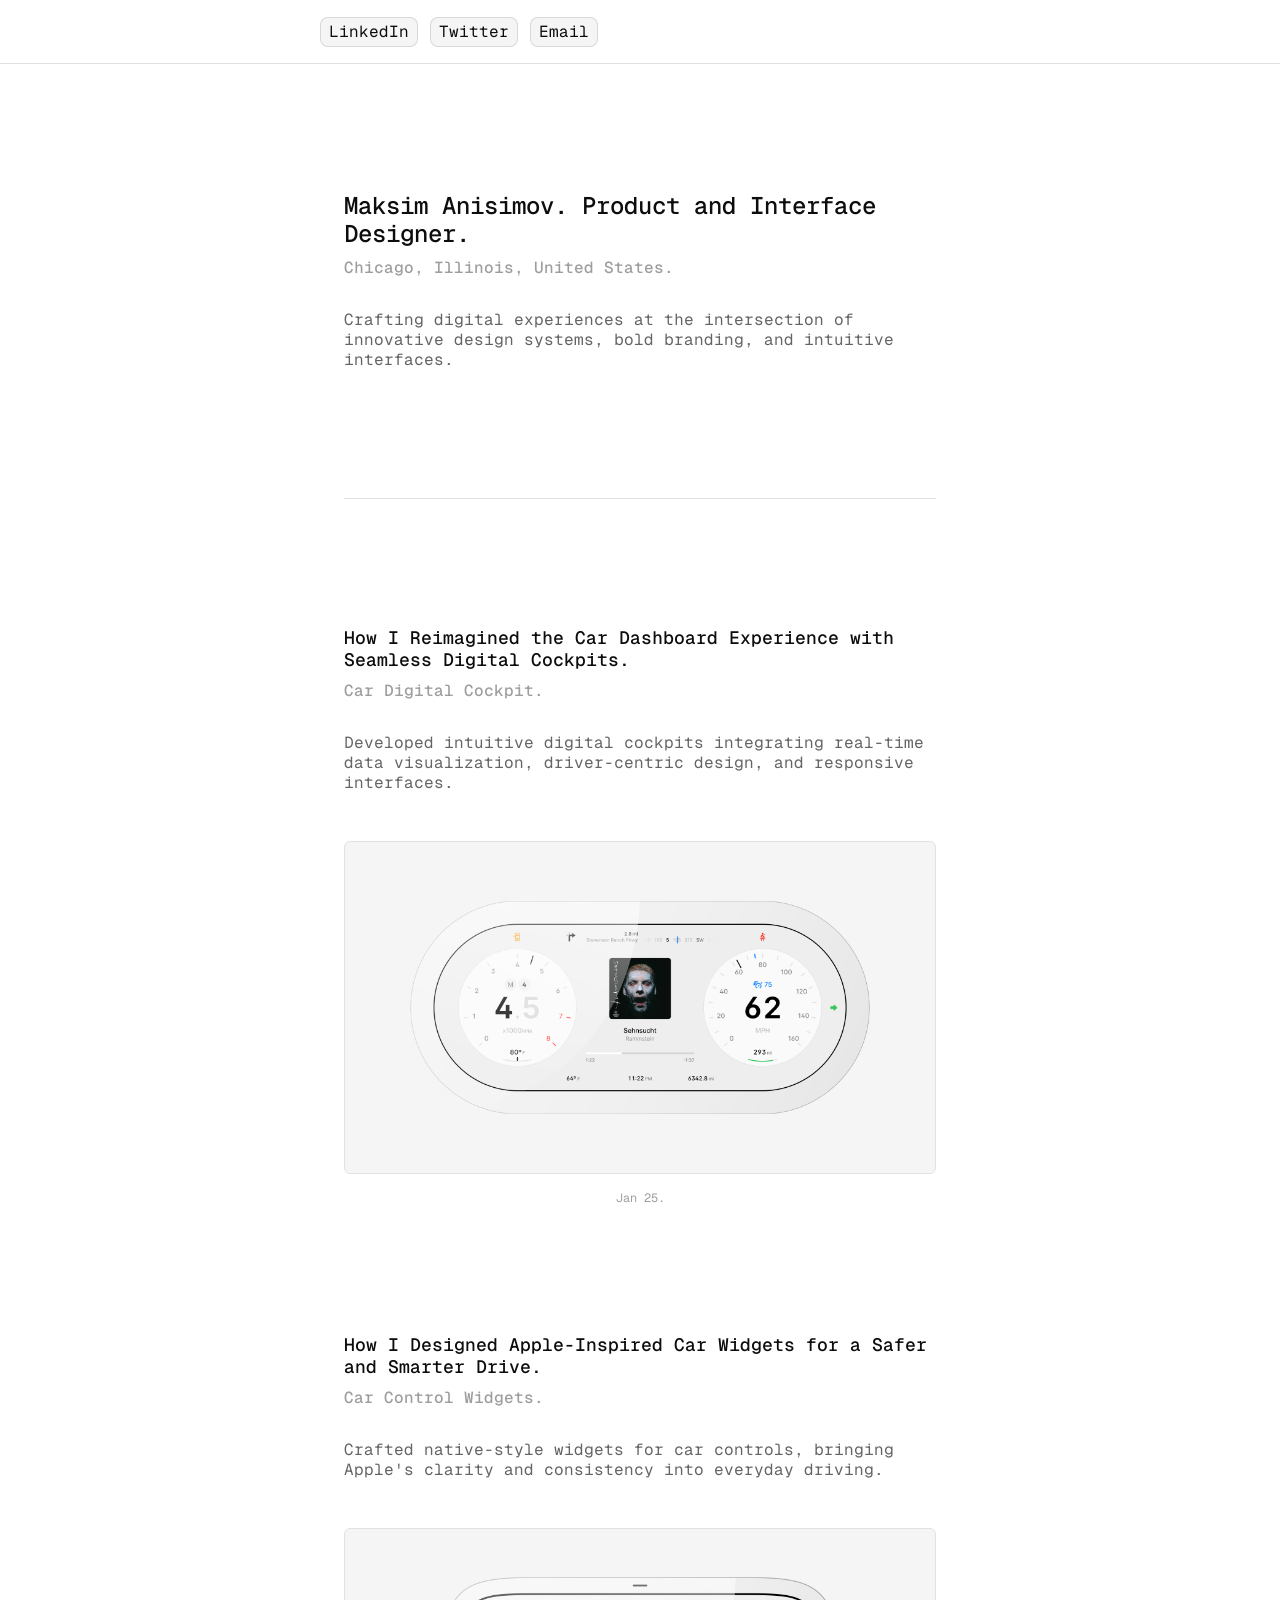
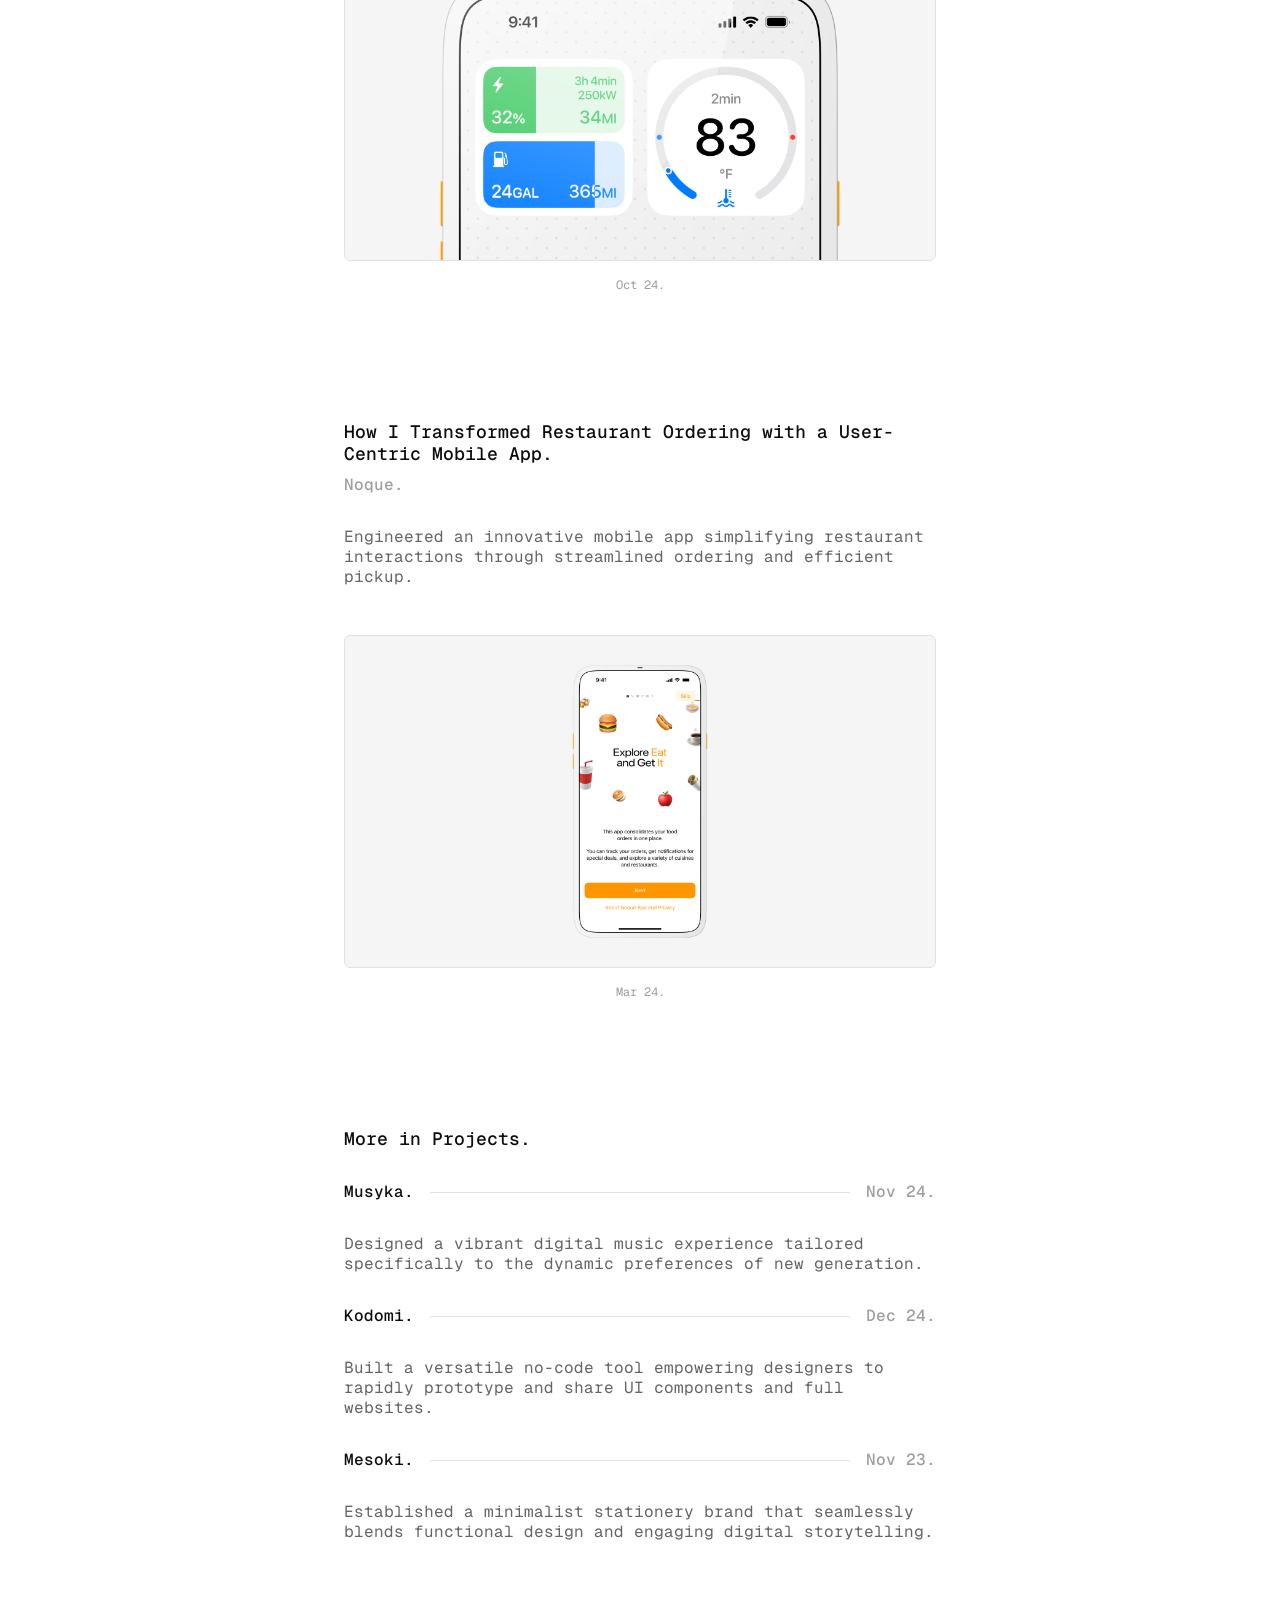
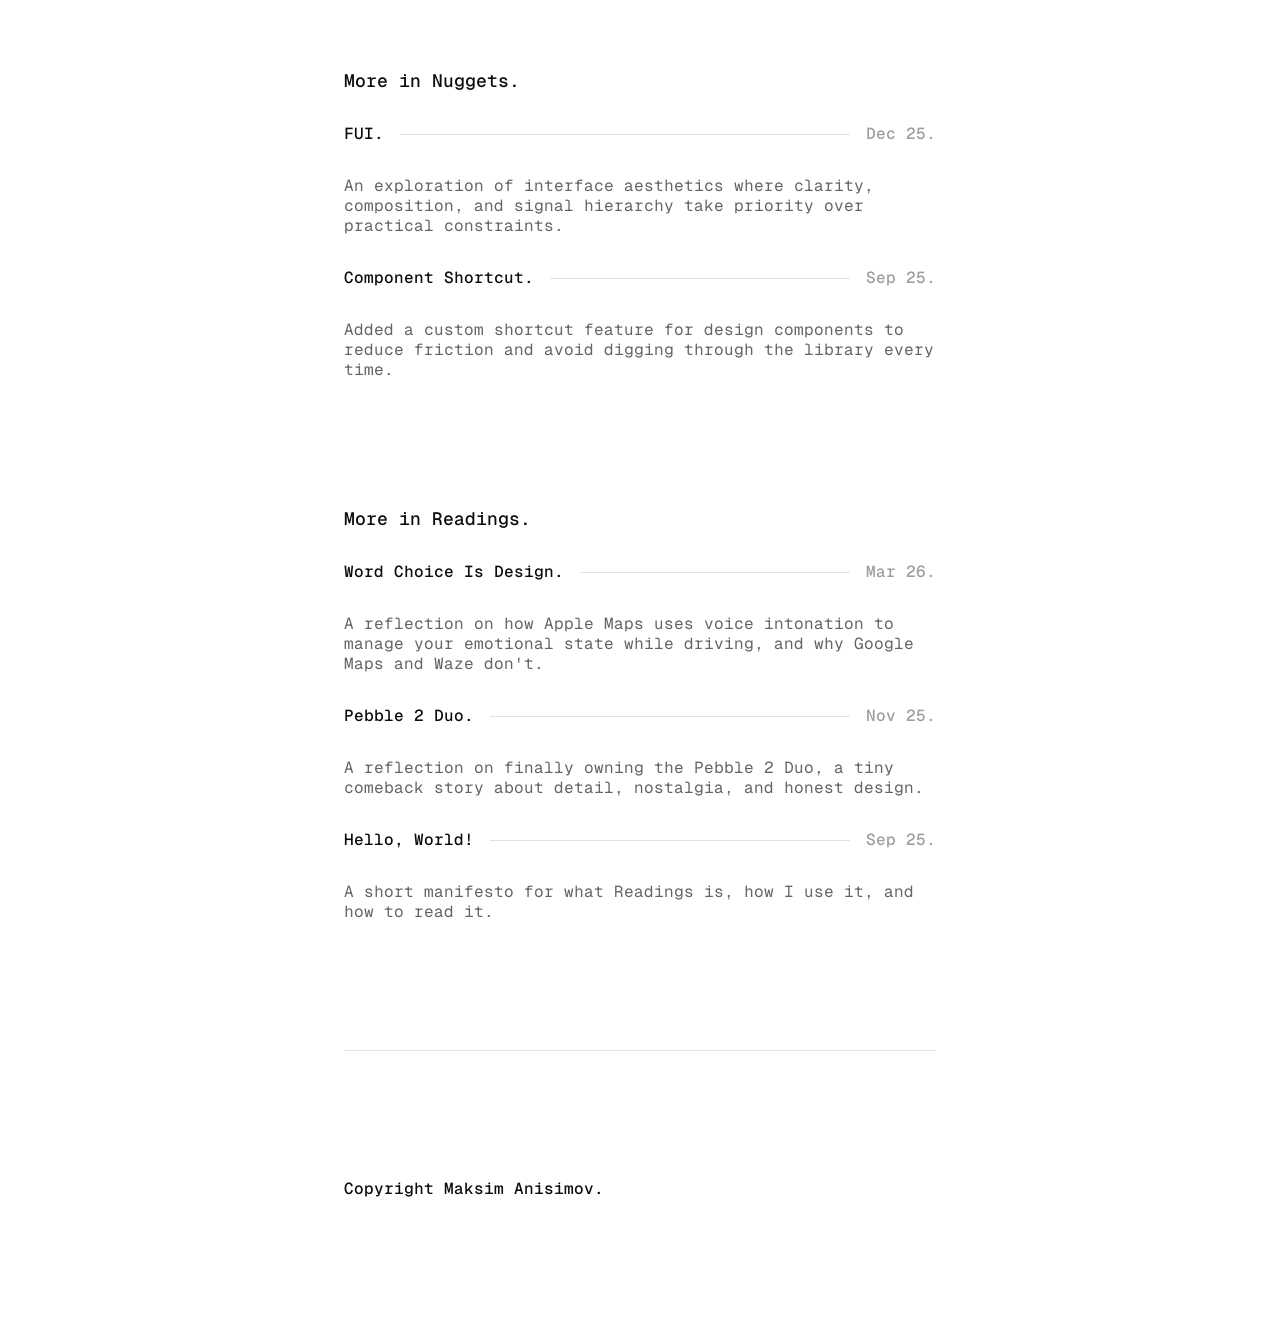
<file: index.html>
<!DOCTYPE html>
<html lang="en">
<head>
  <meta charset="UTF-8">
  <meta name="viewport" content="width=device-width, initial-scale=1.0">
  <title>Maksim Anisimov</title>
  <meta name="description" content="Product and Interface Designer based in Chicago, Illinois.">
  <link rel="preconnect" href="https://fonts.googleapis.com">
  <link rel="preconnect" href="https://fonts.gstatic.com" crossorigin>
  <link href="https://fonts.googleapis.com/css2?family=Geist+Mono:wght@400;500&display=swap" rel="stylesheet">
  <link rel="stylesheet" href="style.css">
</head>
<body>

  <header class="site-header">
    <nav class="header-nav">
      <a href="https://linkedin.com/in/bbetperf" target="_blank" rel="noopener" class="btn">LinkedIn</a>
      <a href="https://twitter.com/bbetperf" target="_blank" rel="noopener" class="btn">Twitter</a>
      <a href="mailto:hello@bbetperf.com?subject=Hello,%20Max!" class="btn">Email</a>
    </nav>
  </header>

  <main class="page">
    <div class="content">

      <div class="separator"></div>

      <div class="hero">
        <div class="hero-titles">
          <h1 class="hero-name">Maksim Anisimov. Product and Interface Designer.</h1>
          <p class="hero-location">Chicago, Illinois, United States.</p>
        </div>
        <p class="hero-tagline">Crafting digital experiences at the intersection of innovative design systems, bold branding, and intuitive interfaces.</p>
      </div>

      <div class="divider"><div class="divider-line"></div></div>

      <a href="car-cockpit.html" class="project-cover project-link">
        <div class="project-container">
          <div class="project-titles">
            <p class="project-title">How I Reimagined the Car Dashboard Experience with Seamless Digital Cockpits.</p>
            <p class="project-label">Car Digital Cockpit.</p>
          </div>
          <p class="project-desc">Developed intuitive digital cockpits integrating real-time data visualization, driver-centric design, and responsive interfaces.</p>
        </div>
        <div class="project-image-wrap">
          <div class="project-image-frame">
            <div class="project-image-bg"></div>
            <img class="project-img" src="images/car-cockpit.png" alt="Car Digital Cockpit">
          </div>
          <div class="project-image-details">
            <p class="project-date">Jan 25.</p>
          </div>
        </div>
      </a>

      <div class="separator"></div>

      <a href="car-widgets.html" class="project-cover project-link">
        <div class="project-container">
          <div class="project-titles">
            <p class="project-title">How I Designed Apple-Inspired Car Widgets for a Safer and Smarter Drive.</p>
            <p class="project-label">Car Control Widgets.</p>
          </div>
          <p class="project-desc">Crafted native-style widgets for car controls, bringing Apple's clarity and consistency into everyday driving.</p>
        </div>
        <div class="project-image-wrap">
          <div class="project-image-frame">
            <div class="project-image-bg"></div>
            <img class="project-img" src="images/car-widgets.png" alt="Car Control Widgets">
          </div>
          <div class="project-image-details">
            <p class="project-date">Oct 24.</p>
          </div>
        </div>
      </a>

      <div class="separator"></div>

      <a href="noque.html" class="project-cover project-link">
        <div class="project-container">
          <div class="project-titles">
            <p class="project-title">How I Transformed Restaurant Ordering with a User-Centric Mobile App.</p>
            <p class="project-label">Noque.</p>
          </div>
          <p class="project-desc">Engineered an innovative mobile app simplifying restaurant interactions through streamlined ordering and efficient pickup.</p>
        </div>
        <div class="project-image-wrap">
          <div class="project-image-frame">
            <div class="project-image-bg"></div>
            <img class="project-img" src="images/noque.png" alt="Noque">
          </div>
          <div class="project-image-details">
            <p class="project-date">Mar 24.</p>
          </div>
        </div>
      </a>

      <div class="separator"></div>

      <div class="section">
        <h2 class="section-title">More in Projects.</h2>
        <div class="compact-list">
          <a href="musyka.html" class="compact-item compact-link">
            <div class="compact-header">
              <span class="compact-name">Musyka.</span>
              <div class="compact-line"></div>
              <span class="compact-date">Nov 24.</span>
            </div>
            <p class="compact-desc">Designed a vibrant digital music experience tailored specifically to the dynamic preferences of new generation.</p>
          </a>
          <a href="kodomi.html" class="compact-item compact-link">
            <div class="compact-header">
              <span class="compact-name">Kodomi.</span>
              <div class="compact-line"></div>
              <span class="compact-date">Dec 24.</span>
            </div>
            <p class="compact-desc">Built a versatile no-code tool empowering designers to rapidly prototype and share UI components and full websites.</p>
          </a>
          <a href="mesoki.html" class="compact-item compact-link">
            <div class="compact-header">
              <span class="compact-name">Mesoki.</span>
              <div class="compact-line"></div>
              <span class="compact-date">Nov 23.</span>
            </div>
            <p class="compact-desc">Established a minimalist stationery brand that seamlessly blends functional design and engaging digital storytelling.</p>
          </a>
        </div>
      </div>

      <div class="separator"></div>

      <div class="section">
        <h2 class="section-title">More in Nuggets.</h2>
        <div class="compact-list">
          <a href="fui.html" class="compact-item compact-link">
            <div class="compact-header">
              <span class="compact-name">FUI.</span>
              <div class="compact-line"></div>
              <span class="compact-date">Dec 25.</span>
            </div>
            <p class="compact-desc">An exploration of interface aesthetics where clarity, composition, and signal hierarchy take priority over practical constraints.</p>
          </a>
          <a href="component-shortcut.html" class="compact-item compact-link">
            <div class="compact-header">
              <span class="compact-name">Component Shortcut.</span>
              <div class="compact-line"></div>
              <span class="compact-date">Sep 25.</span>
            </div>
            <p class="compact-desc">Added a custom shortcut feature for design components to reduce friction and avoid digging through the library every time.</p>
          </a>
        </div>
      </div>

      <div class="separator"></div>

      <div class="section">
        <h2 class="section-title">More in Readings.</h2>
        <div class="compact-list">
          <a href="word-choice-is-design.html" class="compact-item compact-link">
            <div class="compact-header">
              <span class="compact-name">Word Choice Is Design.</span>
              <div class="compact-line"></div>
              <span class="compact-date">Mar 26.</span>
            </div>
            <p class="compact-desc">A reflection on how Apple Maps uses voice intonation to manage your emotional state while driving, and why Google Maps and Waze don't.</p>
          </a>
          <a href="pebble-2-duo.html" class="compact-item compact-link">
            <div class="compact-header">
              <span class="compact-name">Pebble 2 Duo.</span>
              <div class="compact-line"></div>
              <span class="compact-date">Nov 25.</span>
            </div>
            <p class="compact-desc">A reflection on finally owning the Pebble 2 Duo, a tiny comeback story about detail, nostalgia, and honest design.</p>
          </a>
          <a href="hello-world.html" class="compact-item compact-link">
            <div class="compact-header">
              <span class="compact-name">Hello, World!</span>
              <div class="compact-line"></div>
              <span class="compact-date">Sep 25.</span>
            </div>
            <p class="compact-desc">A short manifesto for what Readings is, how I use it, and how to read it.</p>
          </a>
        </div>
      </div>

      <div class="divider"><div class="divider-line"></div></div>

      <p class="copyright">Copyright Maksim Anisimov.</p>

      <div class="separator"></div>

    </div>
  </main>

</body>
</html>
</file>
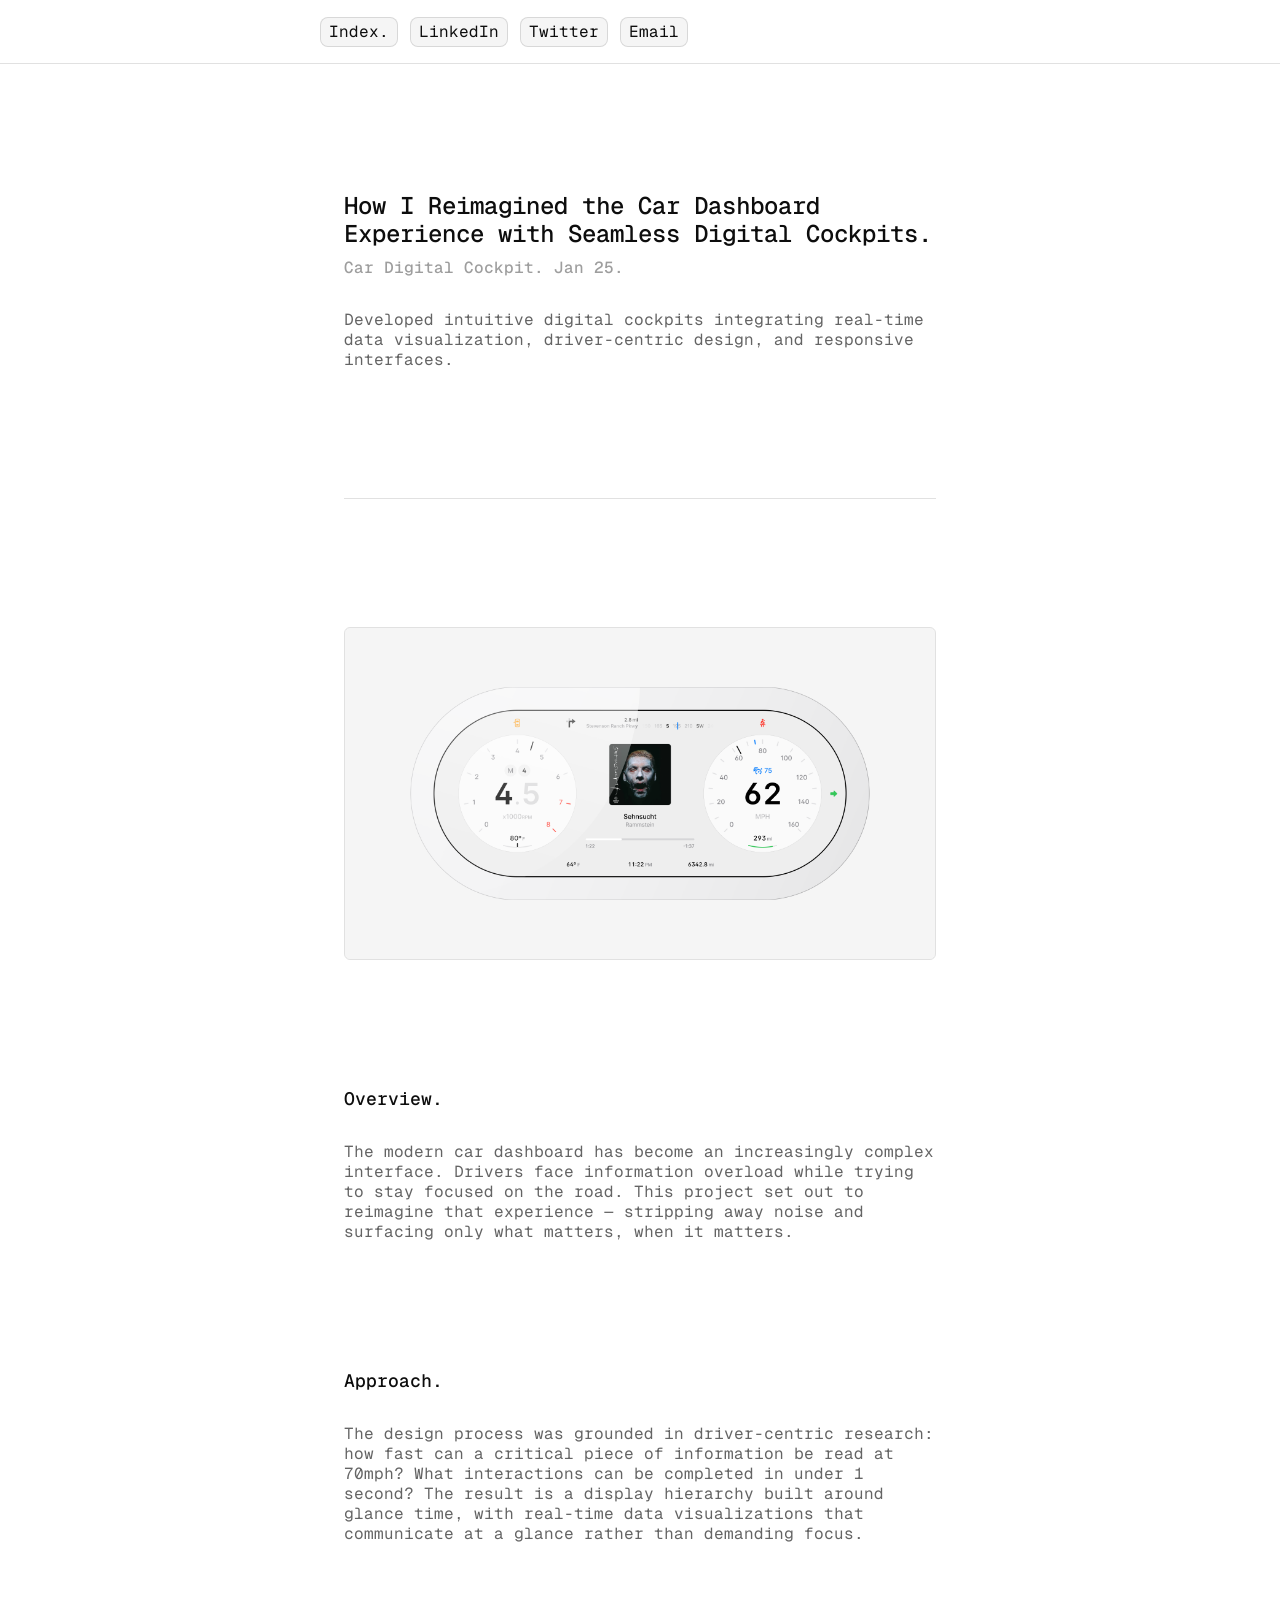
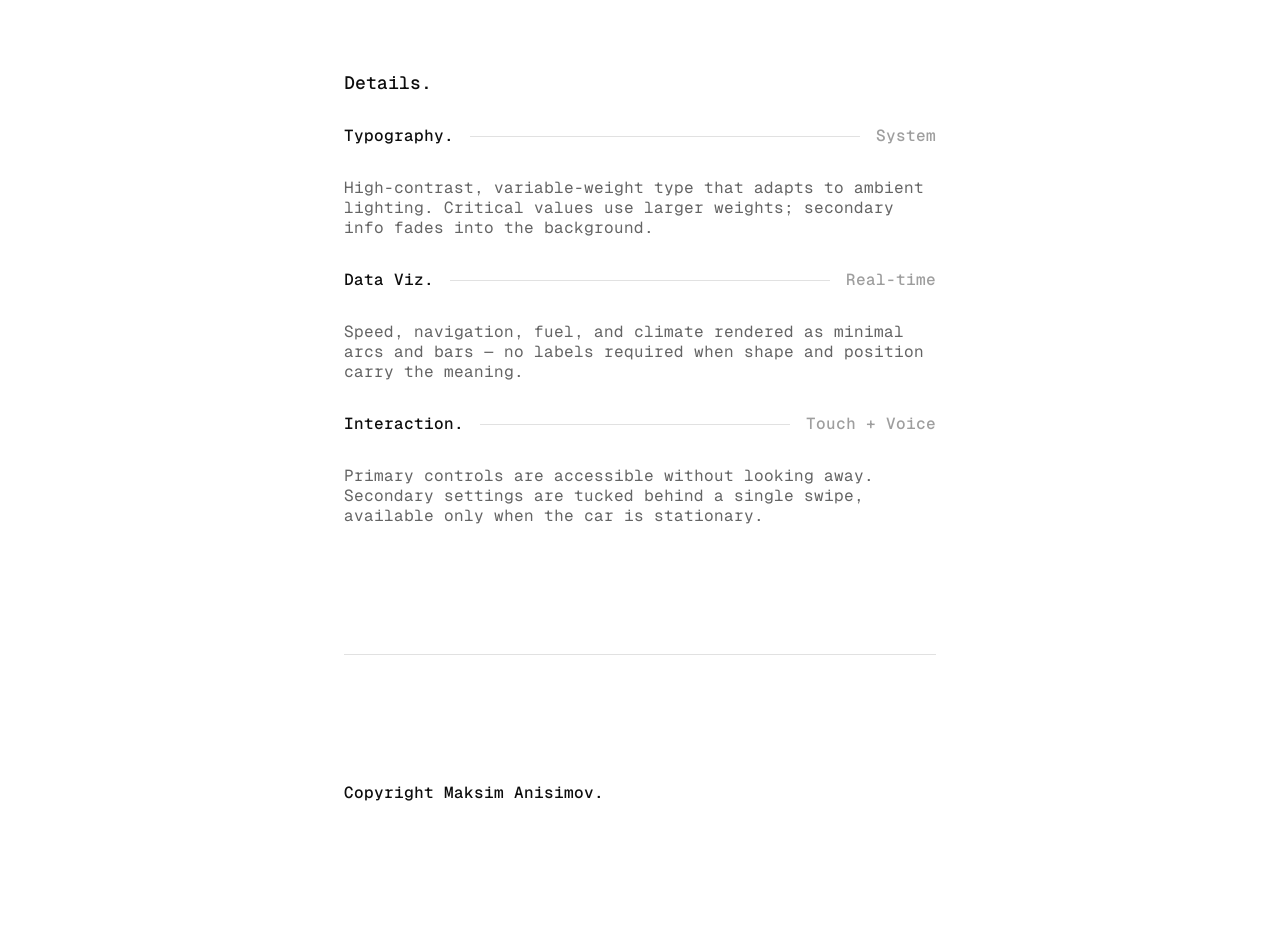
<file: car-cockpit.html>
<!DOCTYPE html>
<html lang="en">
<head>
  <meta charset="UTF-8">
  <meta name="viewport" content="width=device-width, initial-scale=1.0">
  <title>Car Digital Cockpit — Maksim Anisimov</title>
  <meta name="description" content="Developed intuitive digital cockpits integrating real-time data visualization, driver-centric design, and responsive interfaces.">
  <link rel="preconnect" href="https://fonts.googleapis.com">
  <link rel="preconnect" href="https://fonts.gstatic.com" crossorigin>
  <link href="https://fonts.googleapis.com/css2?family=Geist+Mono:wght@400;500&display=swap" rel="stylesheet">
  <link rel="stylesheet" href="style.css">
</head>
<body>

  <header class="site-header">
    <nav class="header-nav">
      <a href="index.html" class="btn">Index.</a>
      <a href="https://linkedin.com/in/bbetperf" target="_blank" rel="noopener" class="btn">LinkedIn</a>
      <a href="https://twitter.com/bbetperf" target="_blank" rel="noopener" class="btn">Twitter</a>
      <a href="mailto:hello@bbetperf.com?subject=Hello,%20Max!" class="btn">Email</a>
    </nav>
  </header>

  <main class="page">
    <div class="content">

      <div class="separator"></div>

      <div class="hero">
        <div class="hero-titles">
          <h1 class="hero-name">How I Reimagined the Car Dashboard Experience with Seamless Digital Cockpits.</h1>
          <p class="hero-location">Car Digital Cockpit. Jan 25.</p>
        </div>
        <p class="hero-tagline">Developed intuitive digital cockpits integrating real-time data visualization, driver-centric design, and responsive interfaces.</p>
      </div>

      <div class="divider"><div class="divider-line"></div></div>

      <div class="project-image-wrap">
        <div class="project-image-frame">
          <div class="project-image-bg"></div>
          <img class="project-img" src="images/car-cockpit.png" alt="Car Digital Cockpit">
        </div>
      </div>

      <div class="separator"></div>

      <div class="section">
        <h2 class="section-title">Overview.</h2>
        <div class="compact-list">
          <div class="compact-item">
            <p class="compact-desc">The modern car dashboard has become an increasingly complex interface. Drivers face information overload while trying to stay focused on the road. This project set out to reimagine that experience — stripping away noise and surfacing only what matters, when it matters.</p>
          </div>
        </div>
      </div>

      <div class="separator"></div>

      <div class="section">
        <h2 class="section-title">Approach.</h2>
        <div class="compact-list">
          <div class="compact-item">
            <p class="compact-desc">The design process was grounded in driver-centric research: how fast can a critical piece of information be read at 70mph? What interactions can be completed in under 1 second? The result is a display hierarchy built around glance time, with real-time data visualizations that communicate at a glance rather than demanding focus.</p>
          </div>
        </div>
      </div>

      <div class="separator"></div>

      <div class="section">
        <h2 class="section-title">Details.</h2>
        <div class="compact-list">
          <div class="compact-item">
            <div class="compact-header">
              <span class="compact-name">Typography.</span>
              <div class="compact-line"></div>
              <span class="compact-date">System</span>
            </div>
            <p class="compact-desc">High-contrast, variable-weight type that adapts to ambient lighting. Critical values use larger weights; secondary info fades into the background.</p>
          </div>
          <div class="compact-item">
            <div class="compact-header">
              <span class="compact-name">Data Viz.</span>
              <div class="compact-line"></div>
              <span class="compact-date">Real-time</span>
            </div>
            <p class="compact-desc">Speed, navigation, fuel, and climate rendered as minimal arcs and bars — no labels required when shape and position carry the meaning.</p>
          </div>
          <div class="compact-item">
            <div class="compact-header">
              <span class="compact-name">Interaction.</span>
              <div class="compact-line"></div>
              <span class="compact-date">Touch + Voice</span>
            </div>
            <p class="compact-desc">Primary controls are accessible without looking away. Secondary settings are tucked behind a single swipe, available only when the car is stationary.</p>
          </div>
        </div>
      </div>

      <div class="divider"><div class="divider-line"></div></div>

      <p class="copyright">Copyright Maksim Anisimov.</p>

      <div class="separator"></div>

    </div>
  </main>

</body>
</html>
</file>
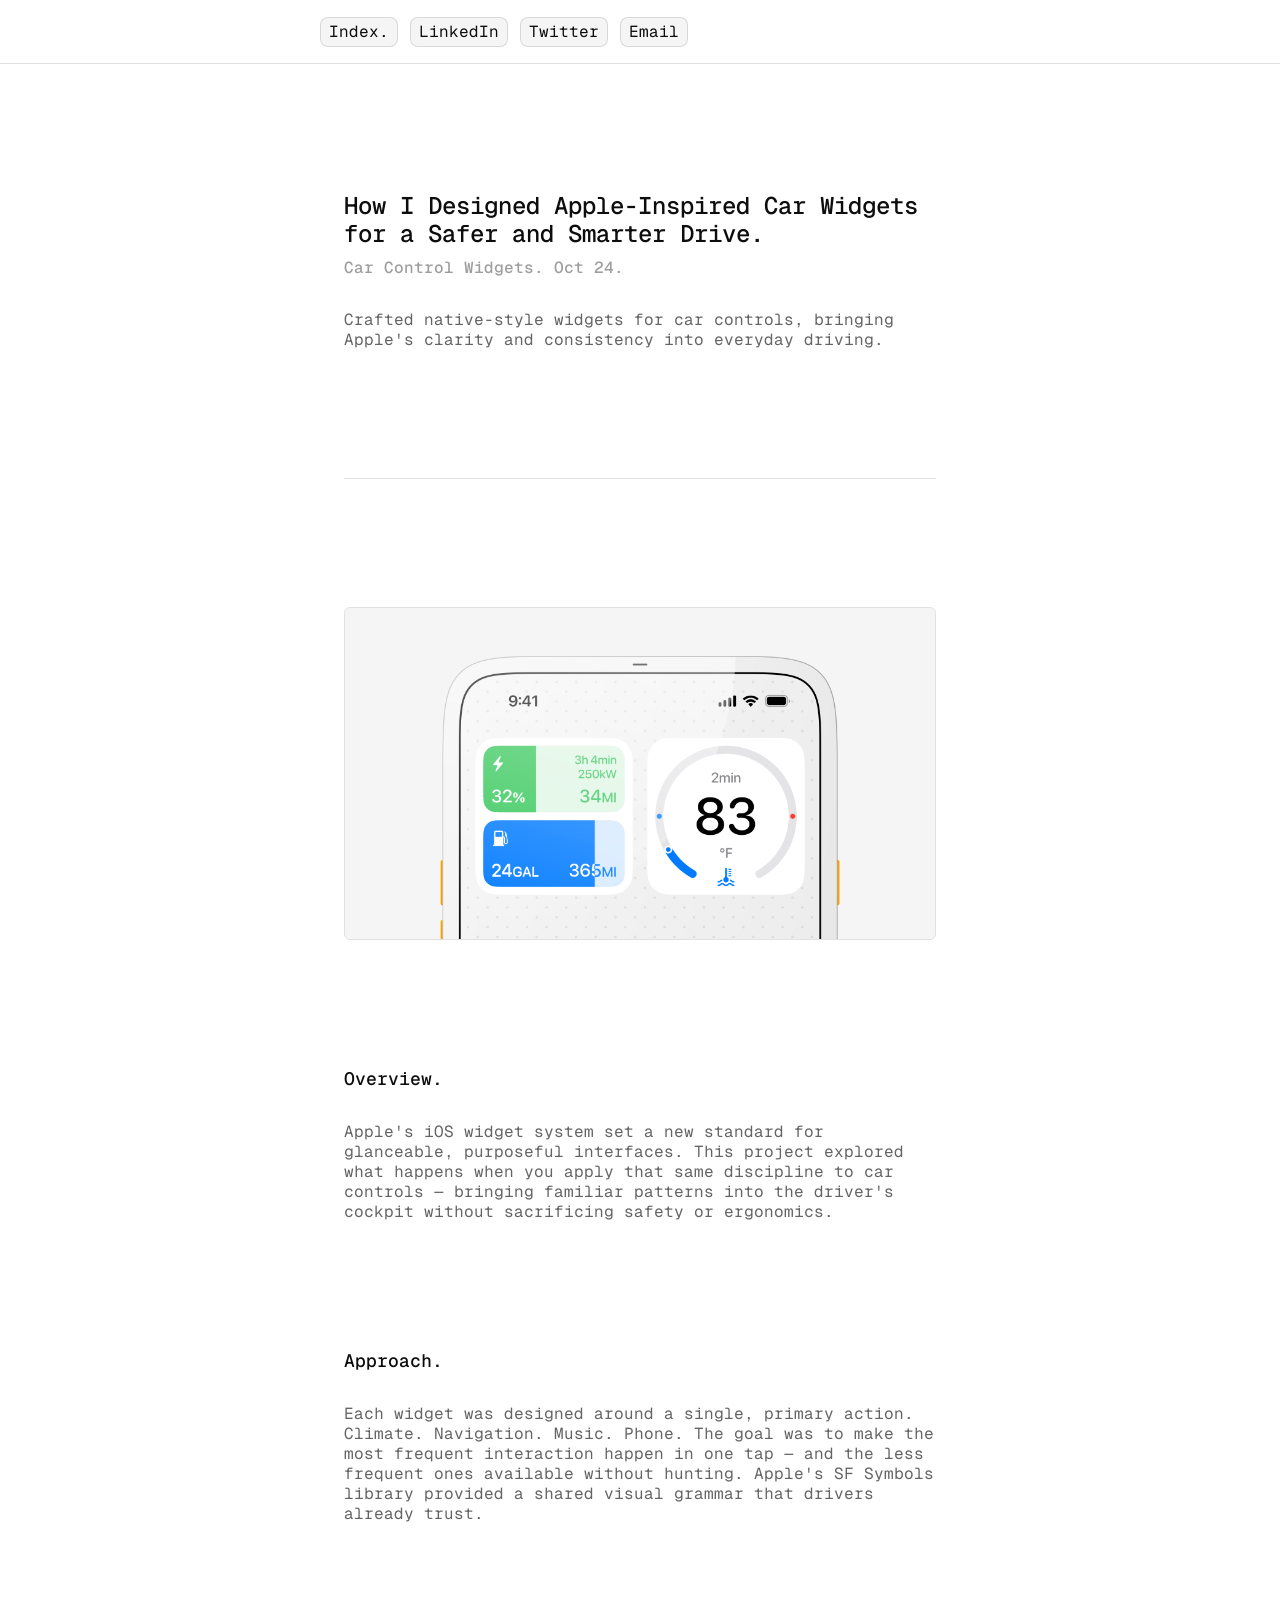
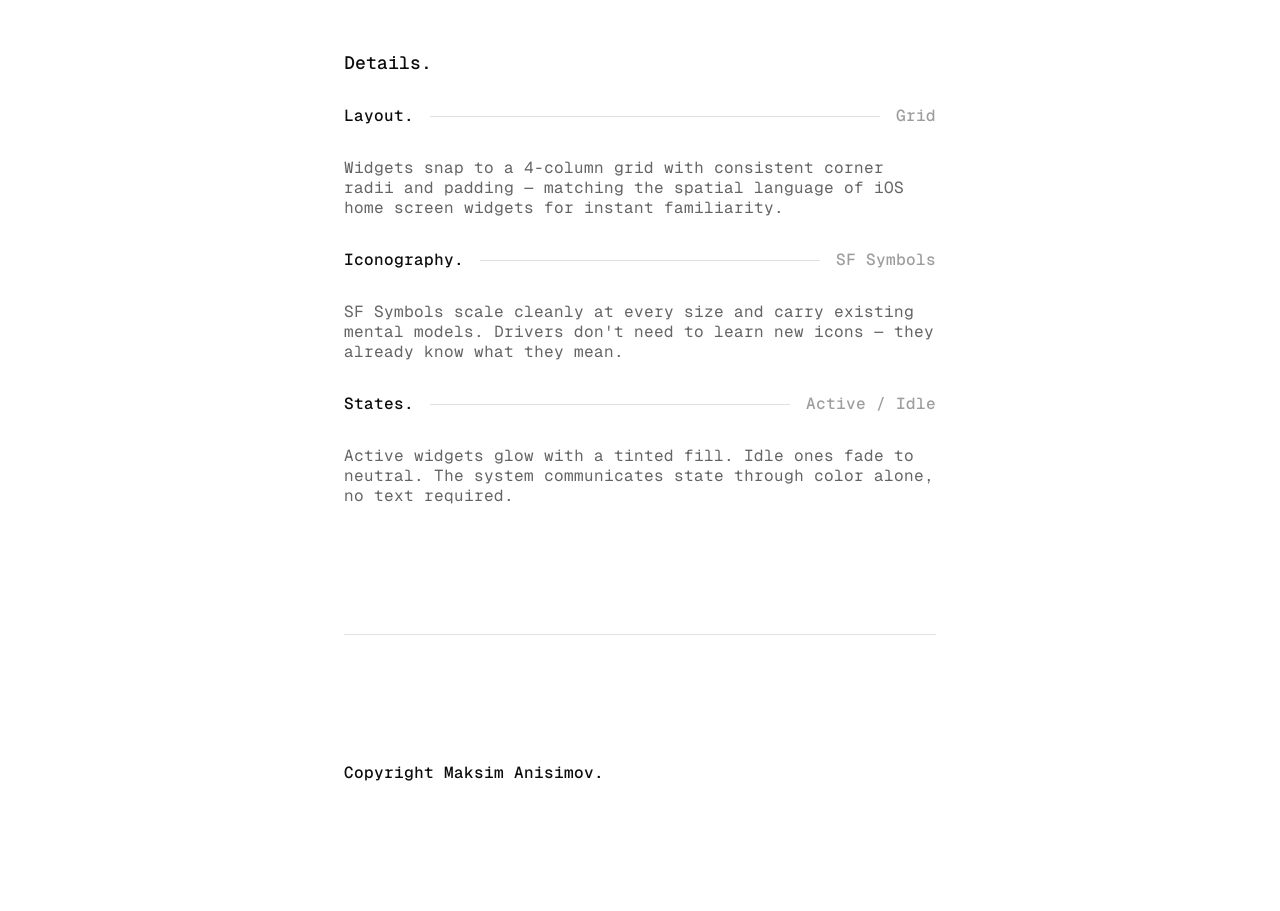
<file: car-widgets.html>
<!DOCTYPE html>
<html lang="en">
<head>
  <meta charset="UTF-8">
  <meta name="viewport" content="width=device-width, initial-scale=1.0">
  <title>Car Control Widgets — Maksim Anisimov</title>
  <meta name="description" content="Crafted native-style widgets for car controls, bringing Apple's clarity and consistency into everyday driving.">
  <link rel="preconnect" href="https://fonts.googleapis.com">
  <link rel="preconnect" href="https://fonts.gstatic.com" crossorigin>
  <link href="https://fonts.googleapis.com/css2?family=Geist+Mono:wght@400;500&display=swap" rel="stylesheet">
  <link rel="stylesheet" href="style.css">
</head>
<body>

  <header class="site-header">
    <nav class="header-nav">
      <a href="index.html" class="btn">Index.</a>
      <a href="https://linkedin.com/in/bbetperf" target="_blank" rel="noopener" class="btn">LinkedIn</a>
      <a href="https://twitter.com/bbetperf" target="_blank" rel="noopener" class="btn">Twitter</a>
      <a href="mailto:hello@bbetperf.com?subject=Hello,%20Max!" class="btn">Email</a>
    </nav>
  </header>

  <main class="page">
    <div class="content">

      <div class="separator"></div>

      <div class="hero">
        <div class="hero-titles">
          <h1 class="hero-name">How I Designed Apple-Inspired Car Widgets for a Safer and Smarter Drive.</h1>
          <p class="hero-location">Car Control Widgets. Oct 24.</p>
        </div>
        <p class="hero-tagline">Crafted native-style widgets for car controls, bringing Apple's clarity and consistency into everyday driving.</p>
      </div>

      <div class="divider"><div class="divider-line"></div></div>

      <div class="project-image-wrap">
        <div class="project-image-frame">
          <div class="project-image-bg"></div>
          <img class="project-img" src="images/car-widgets.png" alt="Car Control Widgets">
        </div>
      </div>

      <div class="separator"></div>

      <div class="section">
        <h2 class="section-title">Overview.</h2>
        <div class="compact-list">
          <div class="compact-item">
            <p class="compact-desc">Apple's iOS widget system set a new standard for glanceable, purposeful interfaces. This project explored what happens when you apply that same discipline to car controls — bringing familiar patterns into the driver's cockpit without sacrificing safety or ergonomics.</p>
          </div>
        </div>
      </div>

      <div class="separator"></div>

      <div class="section">
        <h2 class="section-title">Approach.</h2>
        <div class="compact-list">
          <div class="compact-item">
            <p class="compact-desc">Each widget was designed around a single, primary action. Climate. Navigation. Music. Phone. The goal was to make the most frequent interaction happen in one tap — and the less frequent ones available without hunting. Apple's SF Symbols library provided a shared visual grammar that drivers already trust.</p>
          </div>
        </div>
      </div>

      <div class="separator"></div>

      <div class="section">
        <h2 class="section-title">Details.</h2>
        <div class="compact-list">
          <div class="compact-item">
            <div class="compact-header">
              <span class="compact-name">Layout.</span>
              <div class="compact-line"></div>
              <span class="compact-date">Grid</span>
            </div>
            <p class="compact-desc">Widgets snap to a 4-column grid with consistent corner radii and padding — matching the spatial language of iOS home screen widgets for instant familiarity.</p>
          </div>
          <div class="compact-item">
            <div class="compact-header">
              <span class="compact-name">Iconography.</span>
              <div class="compact-line"></div>
              <span class="compact-date">SF Symbols</span>
            </div>
            <p class="compact-desc">SF Symbols scale cleanly at every size and carry existing mental models. Drivers don't need to learn new icons — they already know what they mean.</p>
          </div>
          <div class="compact-item">
            <div class="compact-header">
              <span class="compact-name">States.</span>
              <div class="compact-line"></div>
              <span class="compact-date">Active / Idle</span>
            </div>
            <p class="compact-desc">Active widgets glow with a tinted fill. Idle ones fade to neutral. The system communicates state through color alone, no text required.</p>
          </div>
        </div>
      </div>

      <div class="divider"><div class="divider-line"></div></div>

      <p class="copyright">Copyright Maksim Anisimov.</p>

      <div class="separator"></div>

    </div>
  </main>

</body>
</html>
</file>
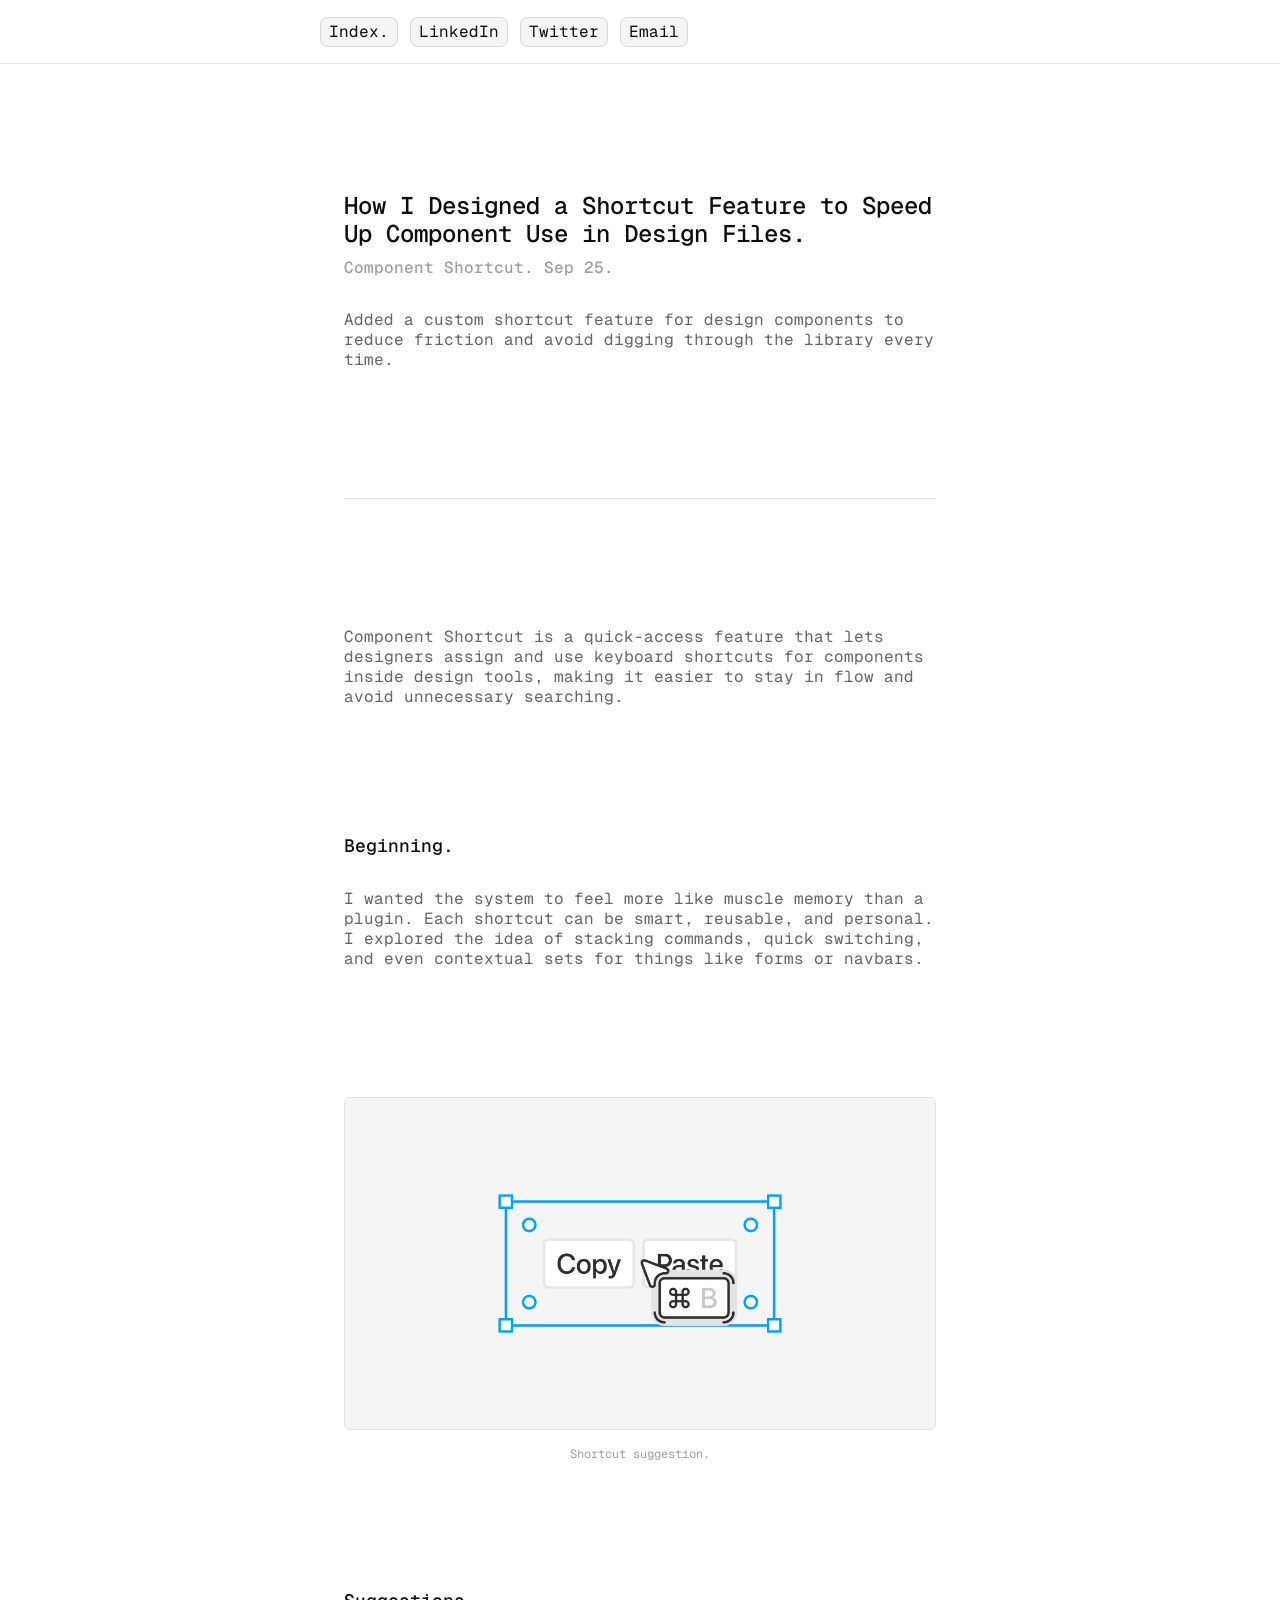
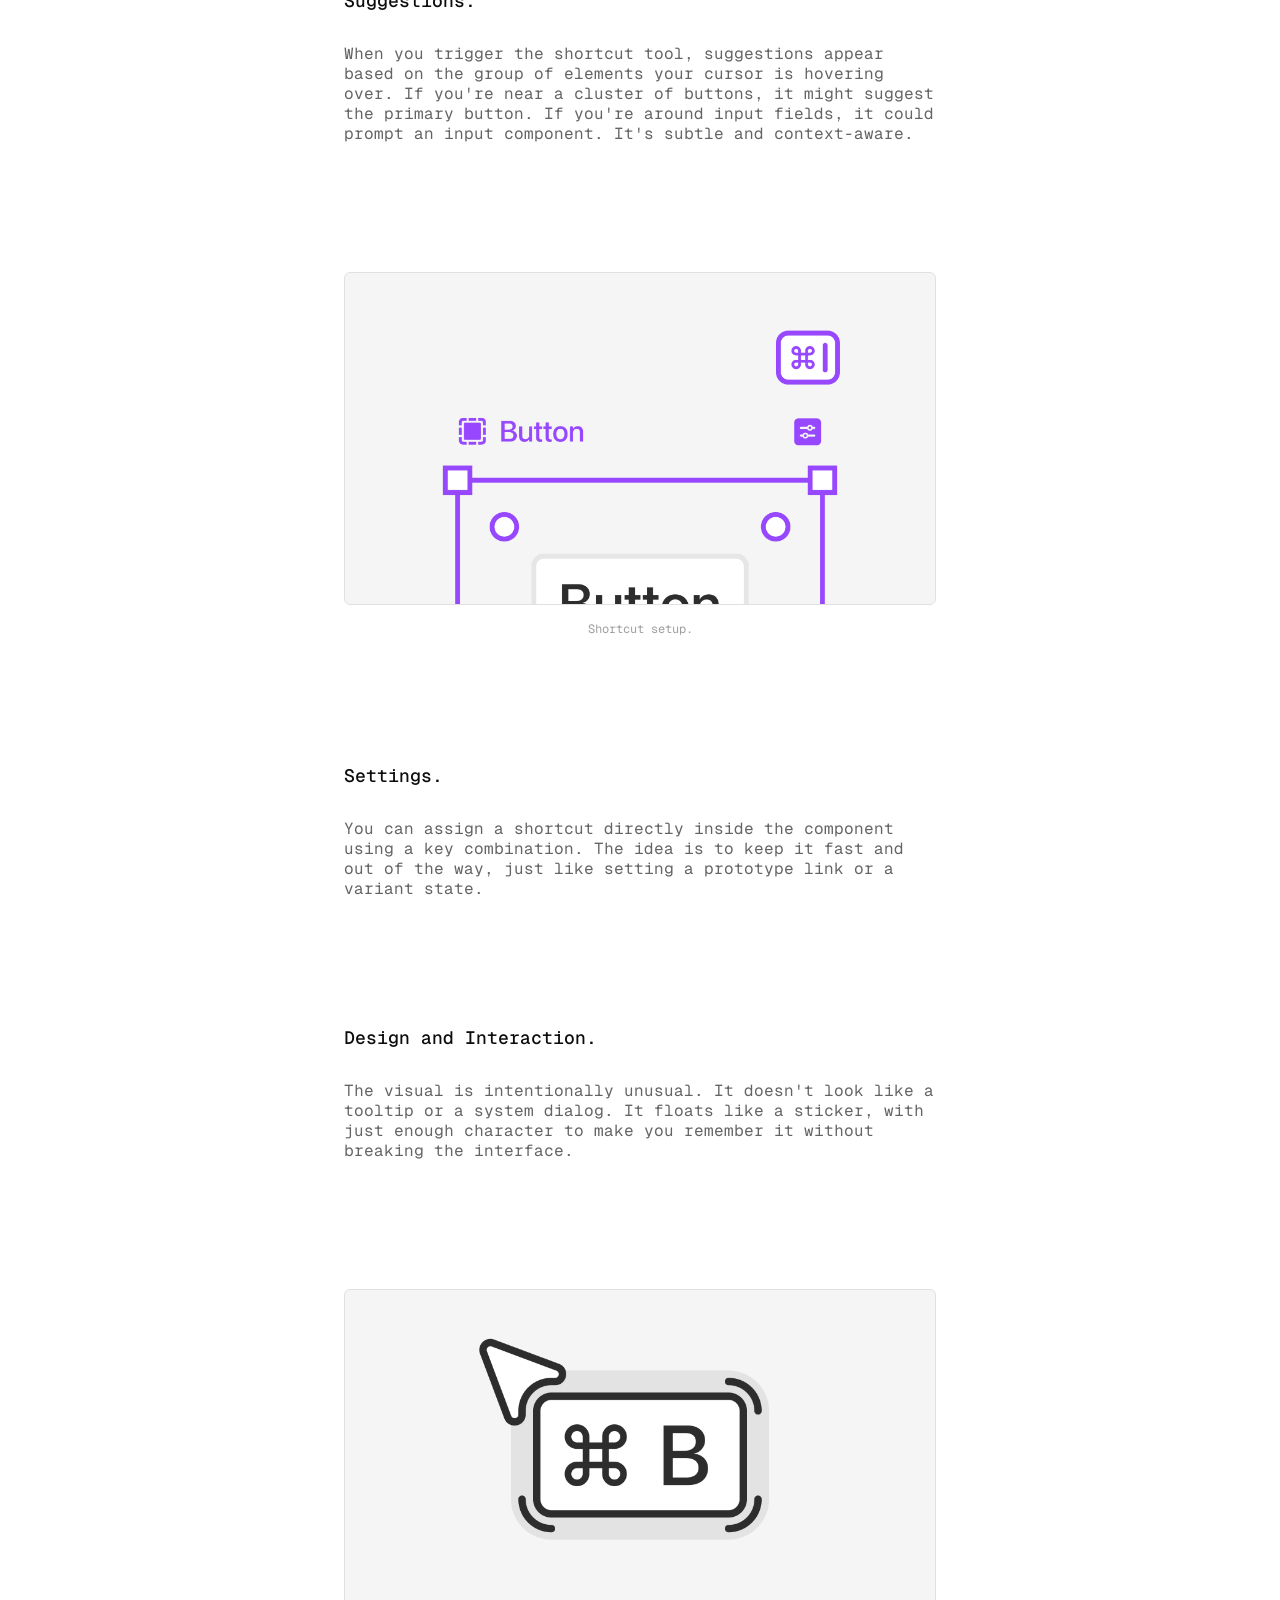
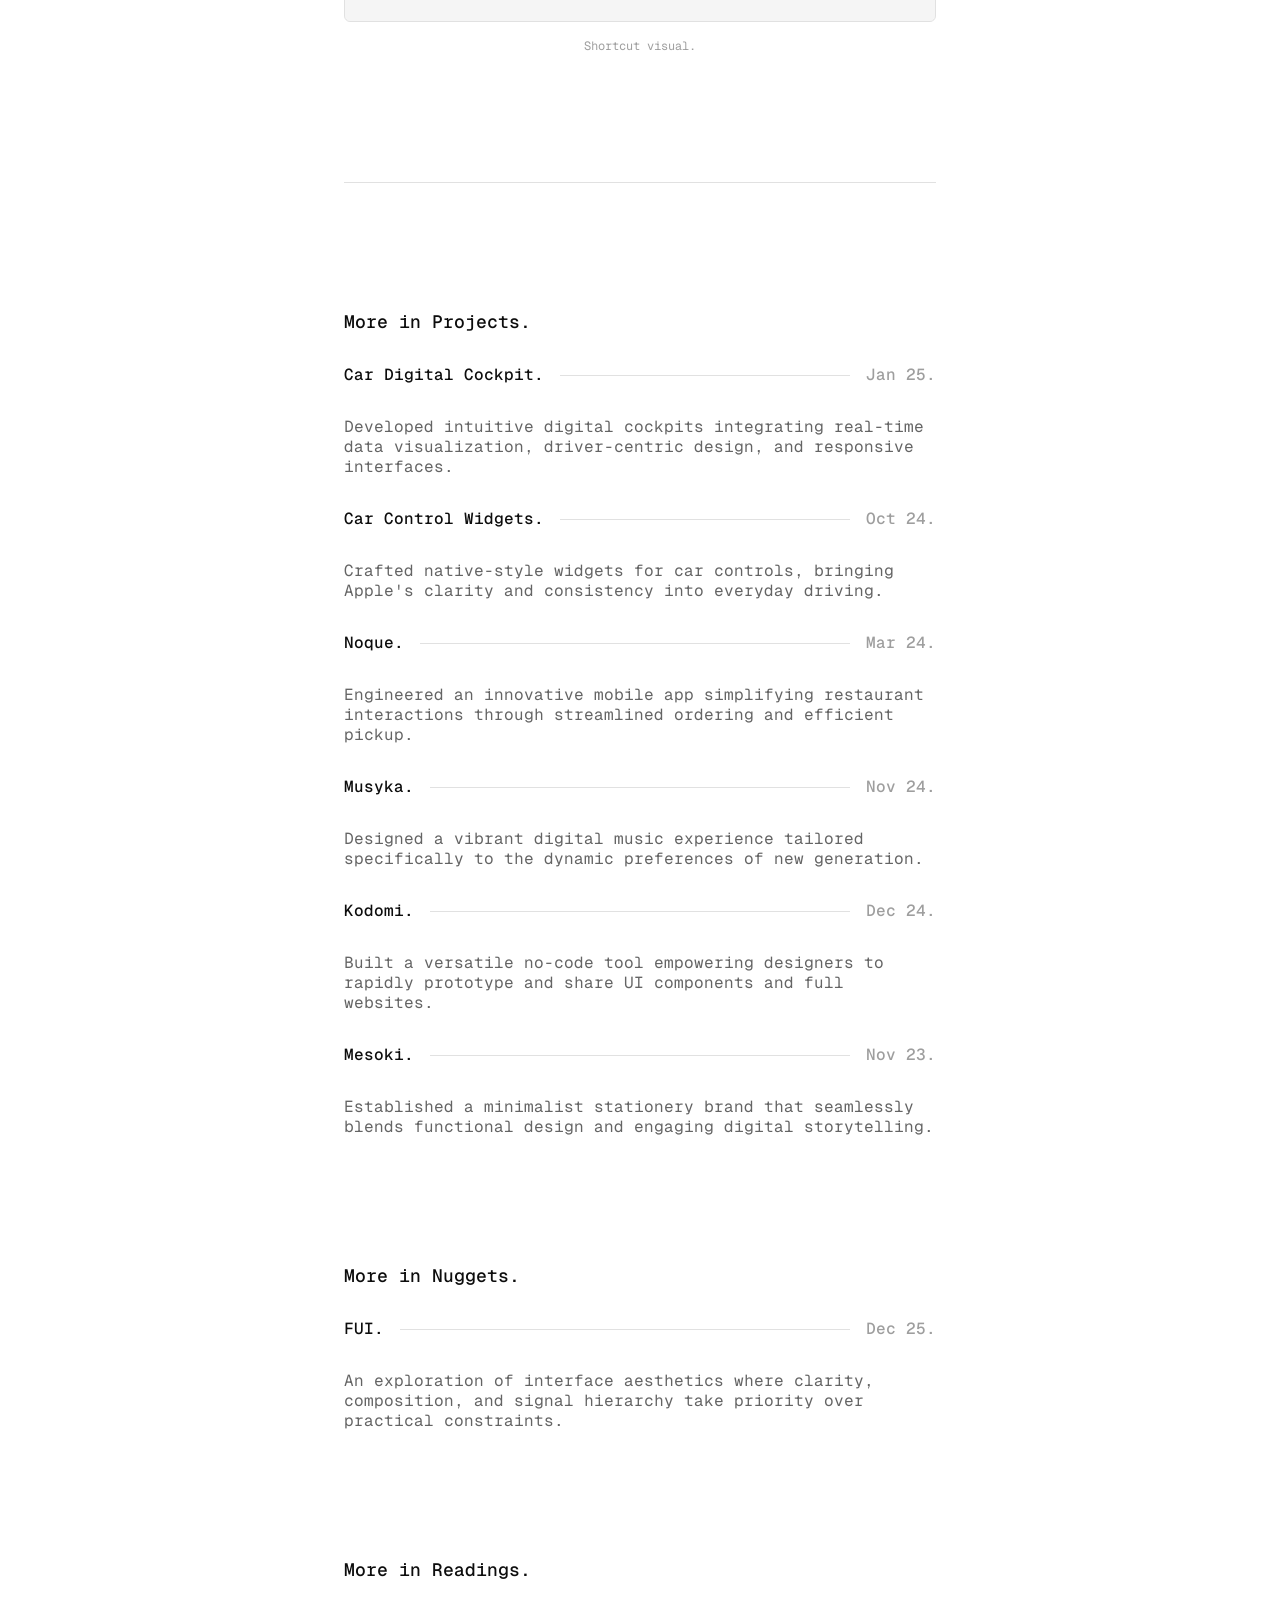
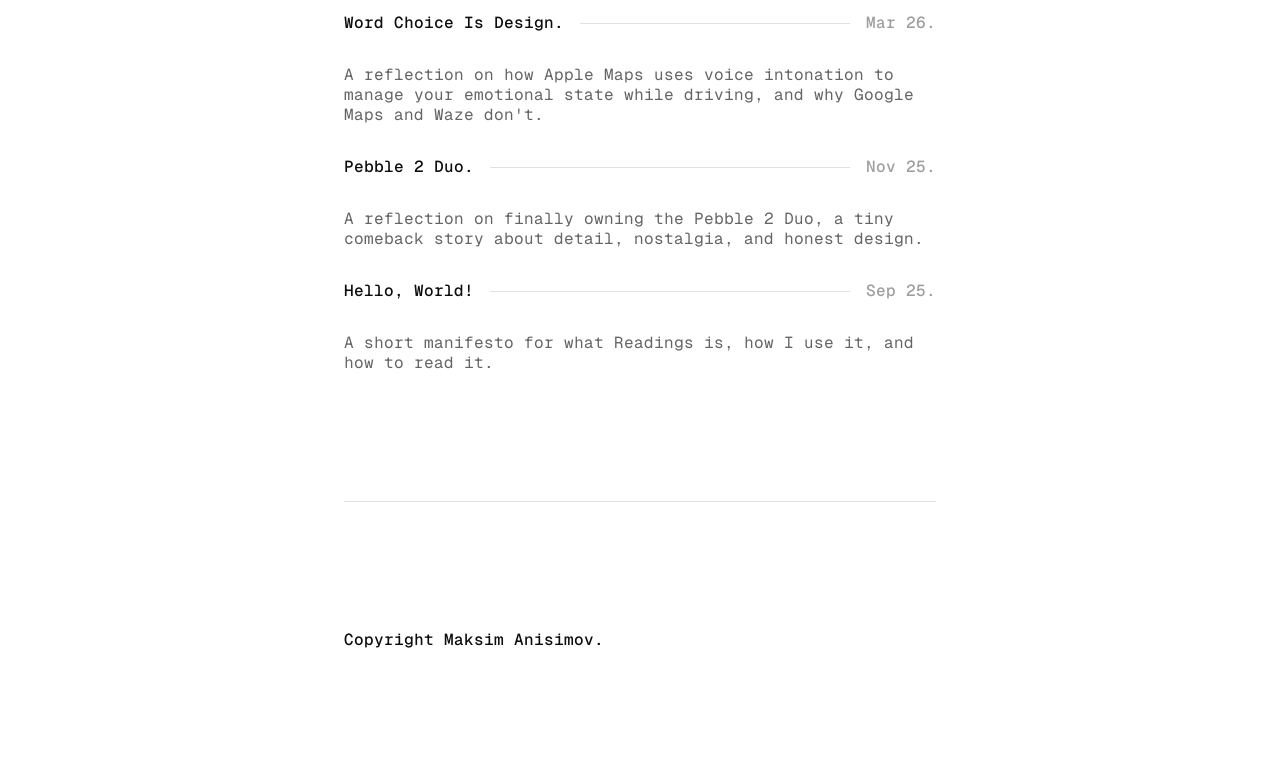
<file: component-shortcut.html>
<!DOCTYPE html>
<html lang="en">
<head>
  <meta charset="UTF-8">
  <meta name="viewport" content="width=device-width, initial-scale=1.0">
  <title>Component Shortcut — Maksim Anisimov</title>
  <meta name="description" content="Added a custom shortcut feature for design components to reduce friction and avoid digging through the library every time.">
  <link rel="preconnect" href="https://fonts.googleapis.com">
  <link rel="preconnect" href="https://fonts.gstatic.com" crossorigin>
  <link href="https://fonts.googleapis.com/css2?family=Geist+Mono:wght@400;500&display=swap" rel="stylesheet">
  <link rel="stylesheet" href="style.css">
</head>
<body>

  <header class="site-header">
    <nav class="header-nav">
      <a href="index.html" class="btn">Index.</a>
      <a href="https://linkedin.com/in/bbetperf" target="_blank" rel="noopener" class="btn">LinkedIn</a>
      <a href="https://twitter.com/bbetperf" target="_blank" rel="noopener" class="btn">Twitter</a>
      <a href="mailto:hello@bbetperf.com?subject=Hello,%20Max!" class="btn">Email</a>
    </nav>
  </header>

  <main class="page">
    <div class="content">

      <div class="separator"></div>

      <div class="hero">
        <div class="hero-titles">
          <h1 class="hero-name">How I Designed a Shortcut Feature to Speed Up Component Use in Design Files.</h1>
          <p class="hero-location">Component Shortcut. Sep 25.</p>
        </div>
        <p class="hero-tagline">Added a custom shortcut feature for design components to reduce friction and avoid digging through the library every time.</p>
      </div>

      <div class="divider"><div class="divider-line"></div></div>

      <div class="section">
        <div class="compact-list">
          <div class="compact-item">
            <p class="compact-desc">Component Shortcut is a quick-access feature that lets designers assign and use keyboard shortcuts for components inside design tools, making it easier to stay in flow and avoid unnecessary searching.</p>
          </div>
        </div>
      </div>

      <div class="separator"></div>

      <div class="section">
        <h2 class="section-title">Beginning.</h2>
        <div class="compact-list">
          <div class="compact-item">
            <p class="compact-desc">I wanted the system to feel more like muscle memory than a plugin. Each shortcut can be smart, reusable, and personal. I explored the idea of stacking commands, quick switching, and even contextual sets for things like forms or navbars.</p>
          </div>
        </div>
      </div>

      <div class="separator"></div>

      <div class="project-image-wrap">
        <div class="project-image-frame">
          <div class="project-image-bg"></div>
          <img class="project-img" src="images/component-shortcut/e255f85.png" alt="Shortcut suggestion">
        </div>
        <div class="project-image-details">
          <p class="project-date">Shortcut suggestion.</p>
        </div>
      </div>

      <div class="separator"></div>

      <div class="section">
        <h2 class="section-title">Suggestions.</h2>
        <div class="compact-list">
          <div class="compact-item">
            <p class="compact-desc">When you trigger the shortcut tool, suggestions appear based on the group of elements your cursor is hovering over. If you're near a cluster of buttons, it might suggest the primary button. If you're around input fields, it could prompt an input component. It's subtle and context-aware.</p>
          </div>
        </div>
      </div>

      <div class="separator"></div>

      <div class="project-image-wrap">
        <div class="project-image-frame">
          <div class="project-image-bg"></div>
          <img class="project-img" src="images/component-shortcut/43497c8.png" alt="Shortcut setup">
        </div>
        <div class="project-image-details">
          <p class="project-date">Shortcut setup.</p>
        </div>
      </div>

      <div class="separator"></div>

      <div class="section">
        <h2 class="section-title">Settings.</h2>
        <div class="compact-list">
          <div class="compact-item">
            <p class="compact-desc">You can assign a shortcut directly inside the component using a key combination. The idea is to keep it fast and out of the way, just like setting a prototype link or a variant state.</p>
          </div>
        </div>
      </div>

      <div class="separator"></div>

      <div class="section">
        <h2 class="section-title">Design and Interaction.</h2>
        <div class="compact-list">
          <div class="compact-item">
            <p class="compact-desc">The visual is intentionally unusual. It doesn't look like a tooltip or a system dialog. It floats like a sticker, with just enough character to make you remember it without breaking the interface.</p>
          </div>
        </div>
      </div>

      <div class="separator"></div>

      <div class="project-image-wrap">
        <div class="project-image-frame">
          <div class="project-image-bg"></div>
          <img class="project-img" src="images/component-shortcut/3a9f06b.png" alt="Shortcut visual">
        </div>
        <div class="project-image-details">
          <p class="project-date">Shortcut visual.</p>
        </div>
      </div>

      <div class="divider"><div class="divider-line"></div></div>

      <div class="section">
        <h2 class="section-title">More in Projects.</h2>
        <div class="compact-list">
          <a href="car-cockpit.html" class="compact-item compact-link">
            <div class="compact-header">
              <span class="compact-name">Car Digital Cockpit.</span>
              <div class="compact-line"></div>
              <span class="compact-date">Jan 25.</span>
            </div>
            <p class="compact-desc">Developed intuitive digital cockpits integrating real-time data visualization, driver-centric design, and responsive interfaces.</p>
          </a>
          <a href="car-widgets.html" class="compact-item compact-link">
            <div class="compact-header">
              <span class="compact-name">Car Control Widgets.</span>
              <div class="compact-line"></div>
              <span class="compact-date">Oct 24.</span>
            </div>
            <p class="compact-desc">Crafted native-style widgets for car controls, bringing Apple's clarity and consistency into everyday driving.</p>
          </a>
          <a href="noque.html" class="compact-item compact-link">
            <div class="compact-header">
              <span class="compact-name">Noque.</span>
              <div class="compact-line"></div>
              <span class="compact-date">Mar 24.</span>
            </div>
            <p class="compact-desc">Engineered an innovative mobile app simplifying restaurant interactions through streamlined ordering and efficient pickup.</p>
          </a>
          <a href="musyka.html" class="compact-item compact-link">
            <div class="compact-header">
              <span class="compact-name">Musyka.</span>
              <div class="compact-line"></div>
              <span class="compact-date">Nov 24.</span>
            </div>
            <p class="compact-desc">Designed a vibrant digital music experience tailored specifically to the dynamic preferences of new generation.</p>
          </a>
          <a href="kodomi.html" class="compact-item compact-link">
            <div class="compact-header">
              <span class="compact-name">Kodomi.</span>
              <div class="compact-line"></div>
              <span class="compact-date">Dec 24.</span>
            </div>
            <p class="compact-desc">Built a versatile no-code tool empowering designers to rapidly prototype and share UI components and full websites.</p>
          </a>
          <a href="mesoki.html" class="compact-item compact-link">
            <div class="compact-header">
              <span class="compact-name">Mesoki.</span>
              <div class="compact-line"></div>
              <span class="compact-date">Nov 23.</span>
            </div>
            <p class="compact-desc">Established a minimalist stationery brand that seamlessly blends functional design and engaging digital storytelling.</p>
          </a>
        </div>
      </div>

      <div class="separator"></div>

      <div class="section">
        <h2 class="section-title">More in Nuggets.</h2>
        <div class="compact-list">
          <a href="fui.html" class="compact-item compact-link">
            <div class="compact-header">
              <span class="compact-name">FUI.</span>
              <div class="compact-line"></div>
              <span class="compact-date">Dec 25.</span>
            </div>
            <p class="compact-desc">An exploration of interface aesthetics where clarity, composition, and signal hierarchy take priority over practical constraints.</p>
          </a>
        </div>
      </div>

      <div class="separator"></div>

      <div class="section">
        <h2 class="section-title">More in Readings.</h2>
        <div class="compact-list">
          <a href="word-choice-is-design.html" class="compact-item compact-link">
            <div class="compact-header">
              <span class="compact-name">Word Choice Is Design.</span>
              <div class="compact-line"></div>
              <span class="compact-date">Mar 26.</span>
            </div>
            <p class="compact-desc">A reflection on how Apple Maps uses voice intonation to manage your emotional state while driving, and why Google Maps and Waze don't.</p>
          </a>
          <a href="pebble-2-duo.html" class="compact-item compact-link">
            <div class="compact-header">
              <span class="compact-name">Pebble 2 Duo.</span>
              <div class="compact-line"></div>
              <span class="compact-date">Nov 25.</span>
            </div>
            <p class="compact-desc">A reflection on finally owning the Pebble 2 Duo, a tiny comeback story about detail, nostalgia, and honest design.</p>
          </a>
          <a href="hello-world.html" class="compact-item compact-link">
            <div class="compact-header">
              <span class="compact-name">Hello, World!</span>
              <div class="compact-line"></div>
              <span class="compact-date">Sep 25.</span>
            </div>
            <p class="compact-desc">A short manifesto for what Readings is, how I use it, and how to read it.</p>
          </a>
        </div>
      </div>

      <div class="divider"><div class="divider-line"></div></div>

      <p class="copyright">Copyright Maksim Anisimov.</p>

      <div class="separator"></div>

    </div>
  </main>

</body>
</html>
</file>
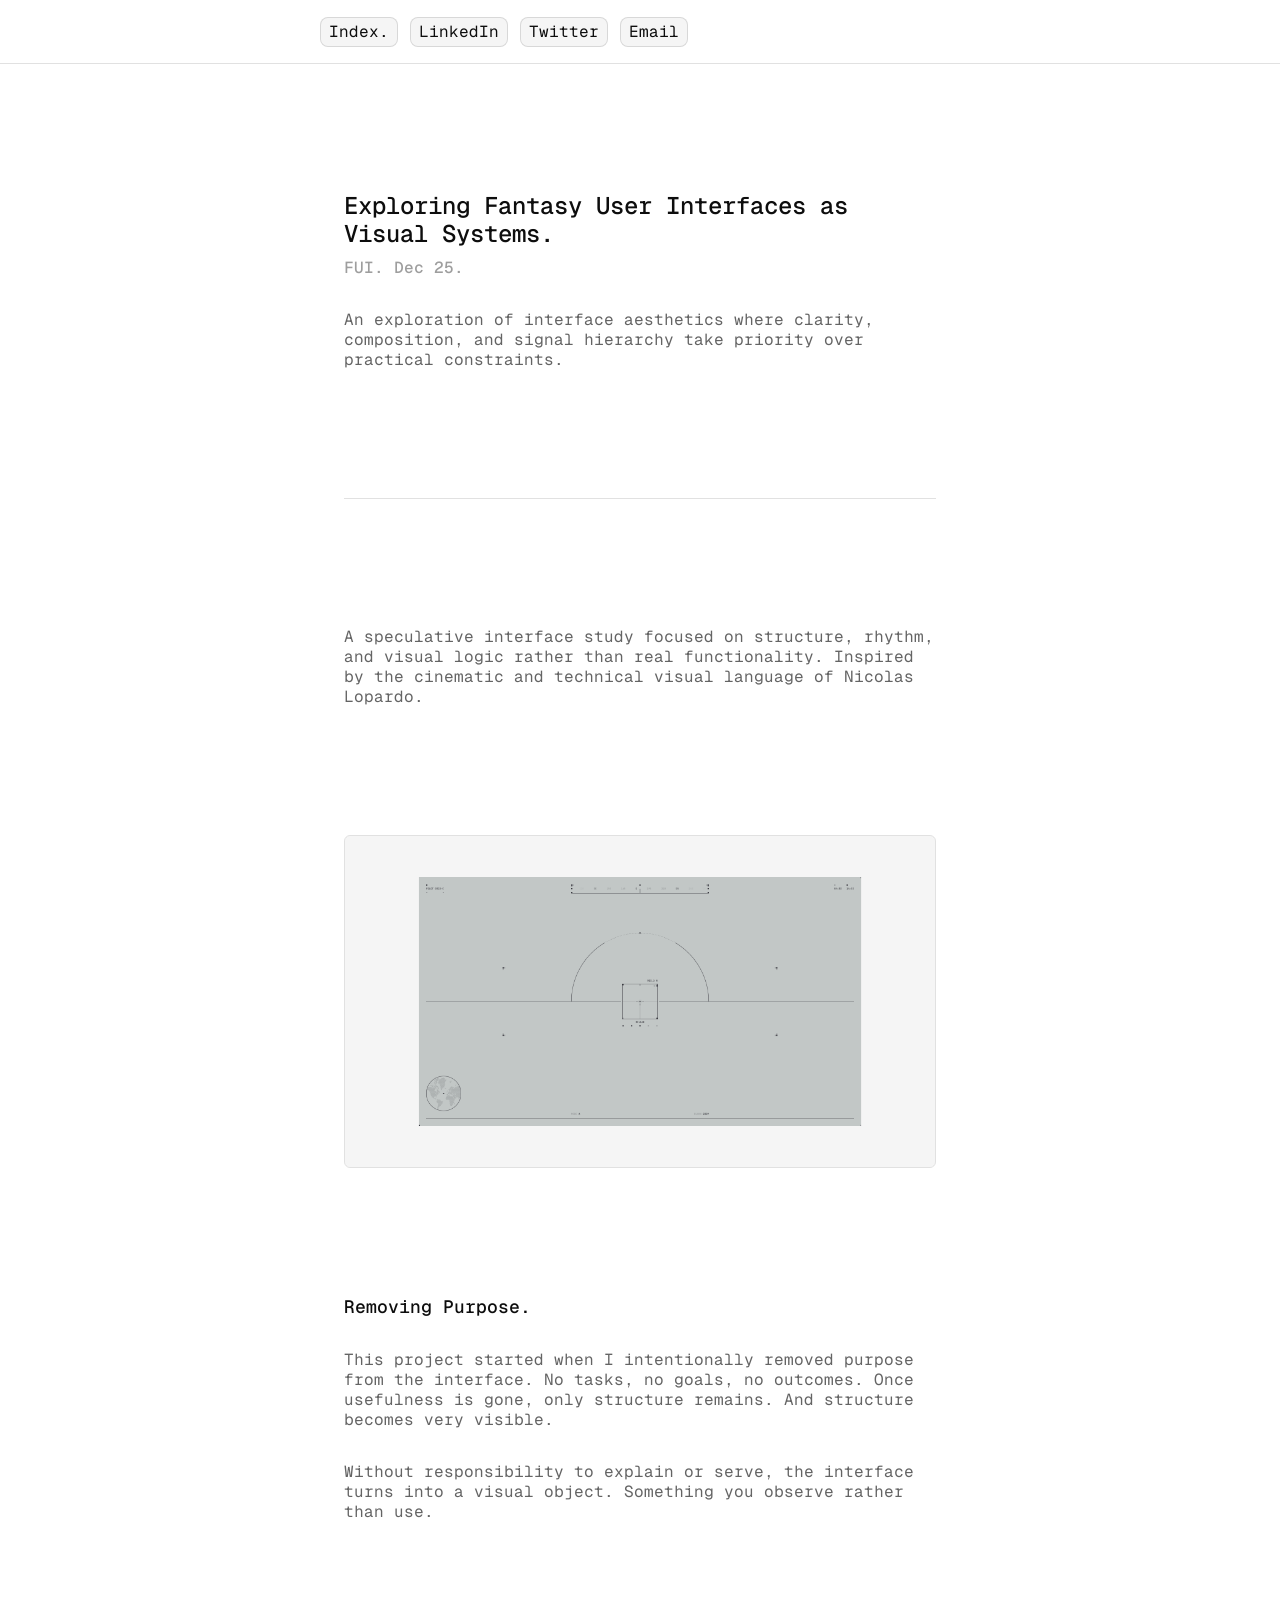
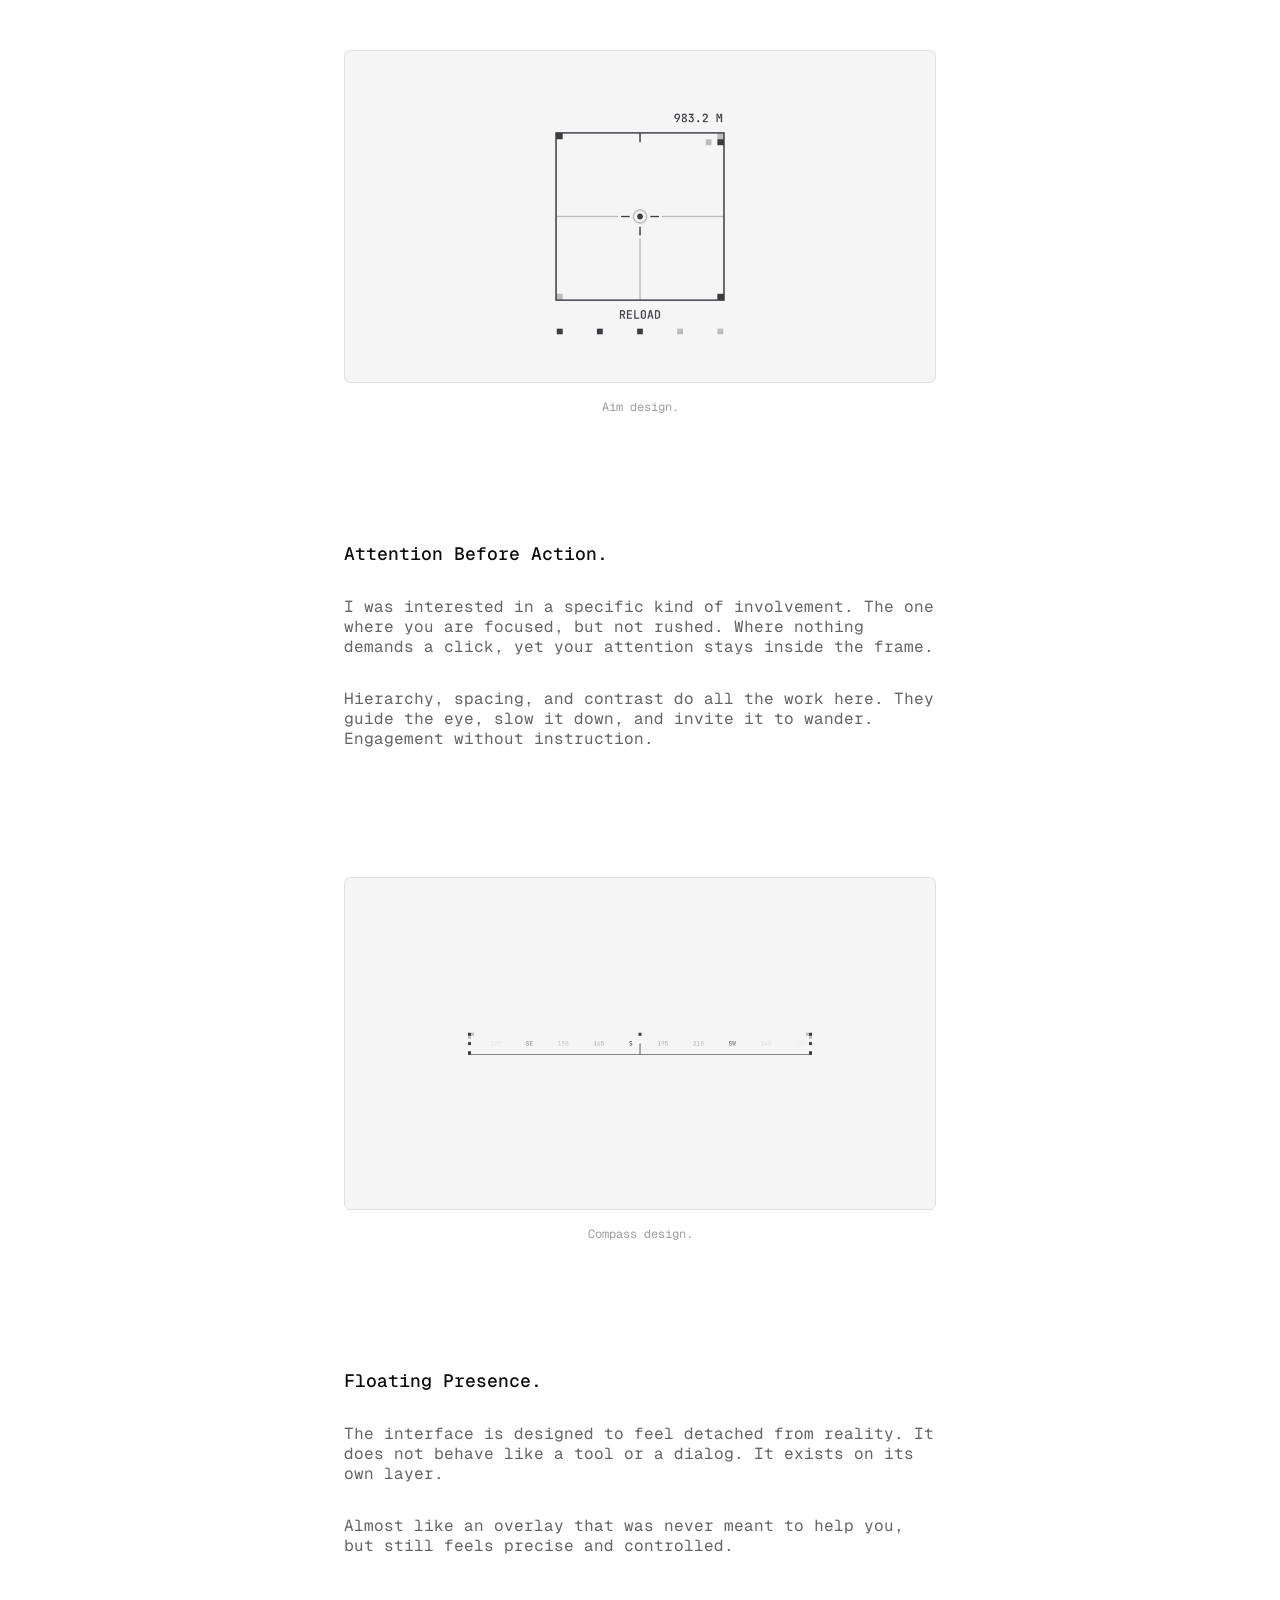
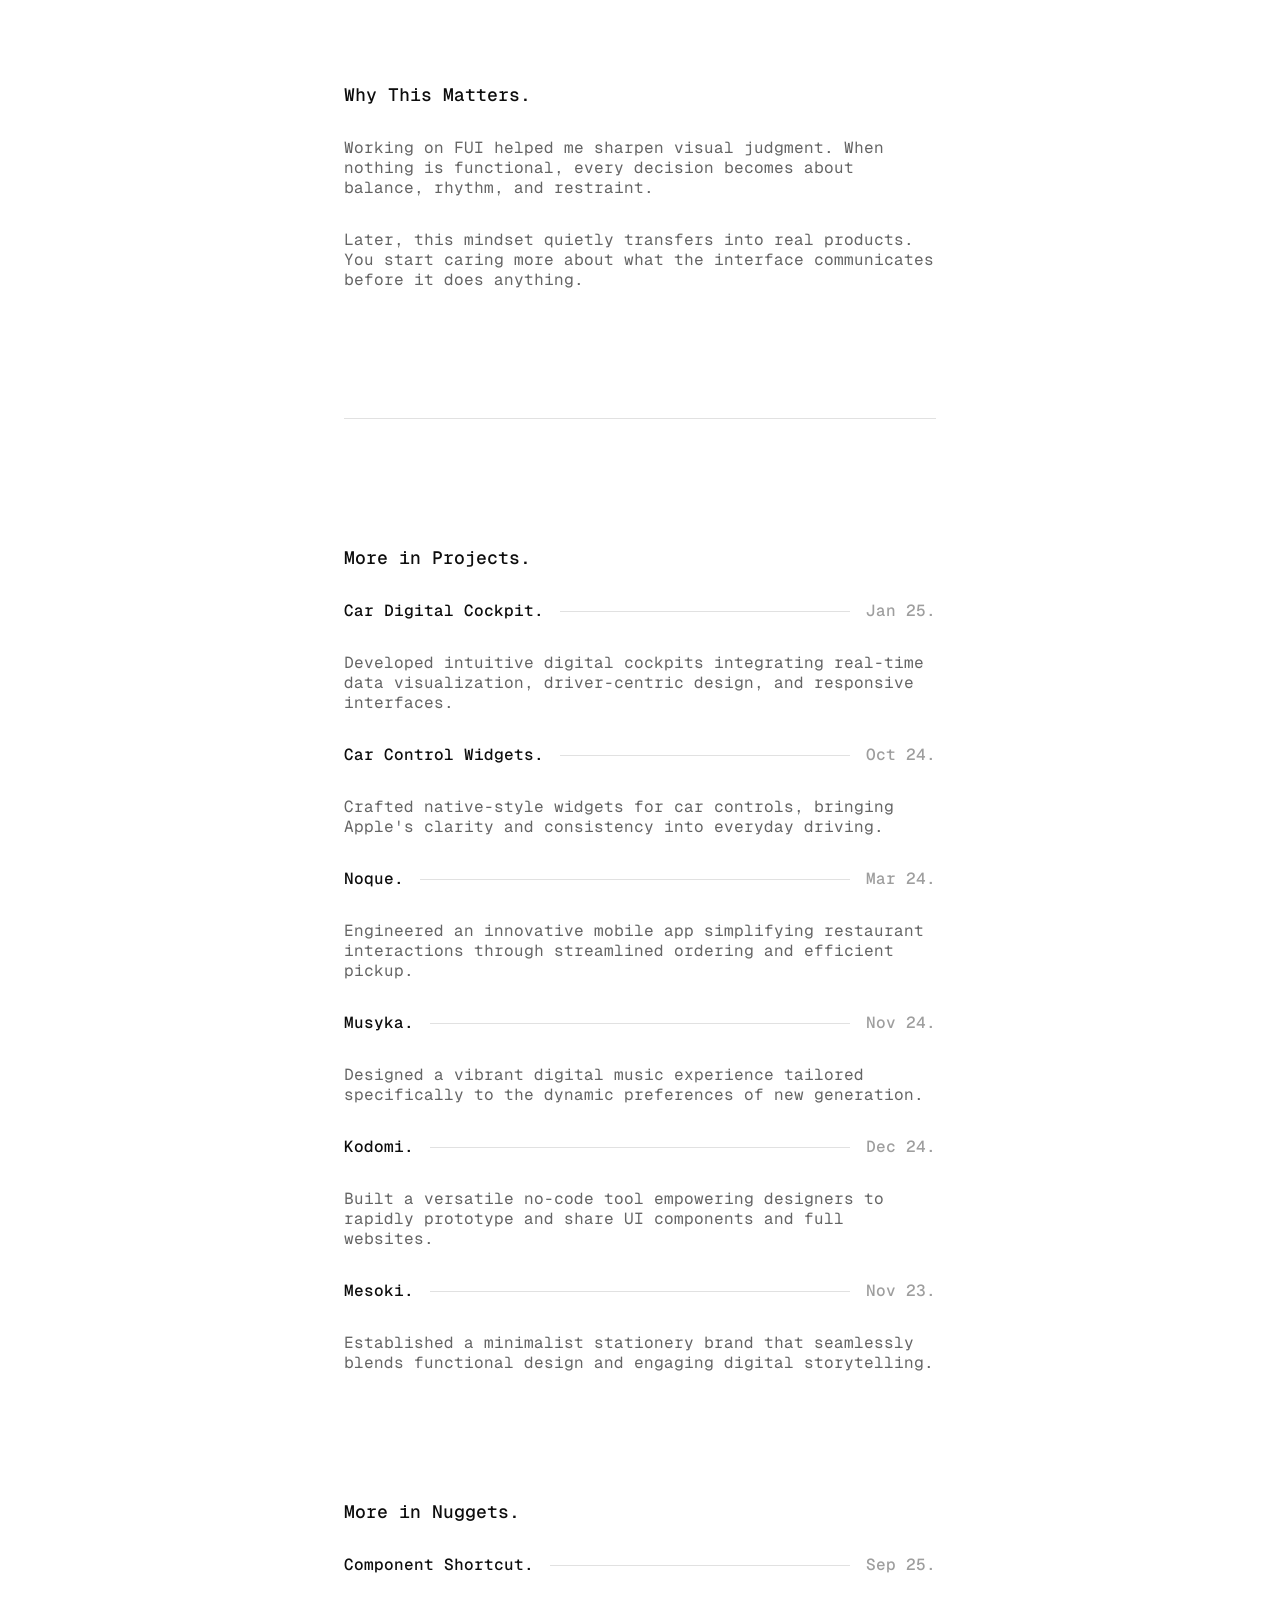
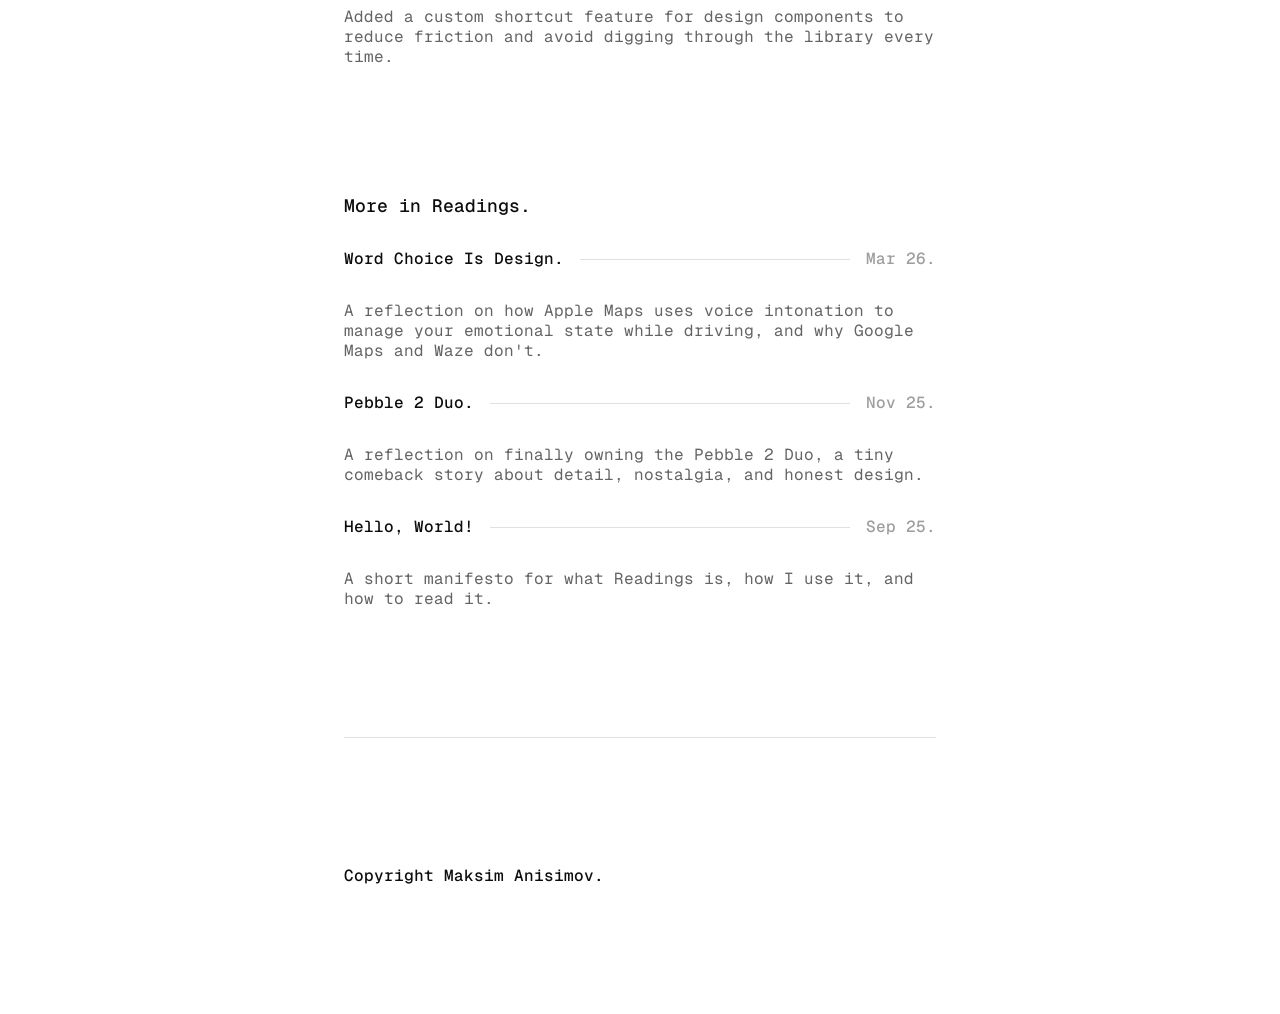
<file: fui.html>
<!DOCTYPE html>
<html lang="en">
<head>
  <meta charset="UTF-8">
  <meta name="viewport" content="width=device-width, initial-scale=1.0">
  <title>FUI — Maksim Anisimov</title>
  <meta name="description" content="An exploration of interface aesthetics where clarity, composition, and signal hierarchy take priority over practical constraints.">
  <link rel="preconnect" href="https://fonts.googleapis.com">
  <link rel="preconnect" href="https://fonts.gstatic.com" crossorigin>
  <link href="https://fonts.googleapis.com/css2?family=Geist+Mono:wght@400;500&display=swap" rel="stylesheet">
  <link rel="stylesheet" href="style.css">
</head>
<body>

  <header class="site-header">
    <nav class="header-nav">
      <a href="index.html" class="btn">Index.</a>
      <a href="https://linkedin.com/in/bbetperf" target="_blank" rel="noopener" class="btn">LinkedIn</a>
      <a href="https://twitter.com/bbetperf" target="_blank" rel="noopener" class="btn">Twitter</a>
      <a href="mailto:hello@bbetperf.com?subject=Hello,%20Max!" class="btn">Email</a>
    </nav>
  </header>

  <main class="page">
    <div class="content">

      <div class="separator"></div>

      <div class="hero">
        <div class="hero-titles">
          <h1 class="hero-name">Exploring Fantasy User Interfaces as Visual Systems.</h1>
          <p class="hero-location">FUI. Dec 25.</p>
        </div>
        <p class="hero-tagline">An exploration of interface aesthetics where clarity, composition, and signal hierarchy take priority over practical constraints.</p>
      </div>

      <div class="divider"><div class="divider-line"></div></div>

      <div class="section">
        <div class="compact-list">
          <div class="compact-item">
            <p class="compact-desc">A speculative interface study focused on structure, rhythm, and visual logic rather than real functionality. Inspired by the cinematic and technical visual language of Nicolas Lopardo.</p>
          </div>
        </div>
      </div>

      <div class="separator"></div>

      <div class="project-image-wrap">
        <div class="project-image-frame">
          <div class="project-image-bg"></div>
          <img class="project-img" src="images/fui/6718567.png" alt="FUI">
        </div>
      </div>

      <div class="separator"></div>

      <div class="section">
        <h2 class="section-title">Removing Purpose.</h2>
        <div class="compact-list">
          <div class="compact-item">
            <p class="compact-desc">This project started when I intentionally removed purpose from the interface. No tasks, no goals, no outcomes. Once usefulness is gone, only structure remains. And structure becomes very visible.</p>
          </div>
          <div class="compact-item">
            <p class="compact-desc">Without responsibility to explain or serve, the interface turns into a visual object. Something you observe rather than use.</p>
          </div>
        </div>
      </div>

      <div class="separator"></div>

      <div class="project-image-wrap">
        <div class="project-image-frame">
          <div class="project-image-bg"></div>
          <img class="project-img" src="images/fui/7017f2e.png" alt="Aim design">
        </div>
        <div class="project-image-details">
          <p class="project-date">Aim design.</p>
        </div>
      </div>

      <div class="separator"></div>

      <div class="section">
        <h2 class="section-title">Attention Before Action.</h2>
        <div class="compact-list">
          <div class="compact-item">
            <p class="compact-desc">I was interested in a specific kind of involvement. The one where you are focused, but not rushed. Where nothing demands a click, yet your attention stays inside the frame.</p>
          </div>
          <div class="compact-item">
            <p class="compact-desc">Hierarchy, spacing, and contrast do all the work here. They guide the eye, slow it down, and invite it to wander. Engagement without instruction.</p>
          </div>
        </div>
      </div>

      <div class="separator"></div>

      <div class="project-image-wrap">
        <div class="project-image-frame">
          <div class="project-image-bg"></div>
          <img class="project-img" src="images/fui/cc063a7.png" alt="Compass design">
        </div>
        <div class="project-image-details">
          <p class="project-date">Compass design.</p>
        </div>
      </div>

      <div class="separator"></div>

      <div class="section">
        <h2 class="section-title">Floating Presence.</h2>
        <div class="compact-list">
          <div class="compact-item">
            <p class="compact-desc">The interface is designed to feel detached from reality. It does not behave like a tool or a dialog. It exists on its own layer.</p>
          </div>
          <div class="compact-item">
            <p class="compact-desc">Almost like an overlay that was never meant to help you, but still feels precise and controlled.</p>
          </div>
        </div>
      </div>

      <div class="separator"></div>

      <div class="section">
        <h2 class="section-title">Why This Matters.</h2>
        <div class="compact-list">
          <div class="compact-item">
            <p class="compact-desc">Working on FUI helped me sharpen visual judgment. When nothing is functional, every decision becomes about balance, rhythm, and restraint.</p>
          </div>
          <div class="compact-item">
            <p class="compact-desc">Later, this mindset quietly transfers into real products. You start caring more about what the interface communicates before it does anything.</p>
          </div>
        </div>
      </div>

      <div class="divider"><div class="divider-line"></div></div>

      <div class="section">
        <h2 class="section-title">More in Projects.</h2>
        <div class="compact-list">
          <a href="car-cockpit.html" class="compact-item compact-link">
            <div class="compact-header">
              <span class="compact-name">Car Digital Cockpit.</span>
              <div class="compact-line"></div>
              <span class="compact-date">Jan 25.</span>
            </div>
            <p class="compact-desc">Developed intuitive digital cockpits integrating real-time data visualization, driver-centric design, and responsive interfaces.</p>
          </a>
          <a href="car-widgets.html" class="compact-item compact-link">
            <div class="compact-header">
              <span class="compact-name">Car Control Widgets.</span>
              <div class="compact-line"></div>
              <span class="compact-date">Oct 24.</span>
            </div>
            <p class="compact-desc">Crafted native-style widgets for car controls, bringing Apple's clarity and consistency into everyday driving.</p>
          </a>
          <a href="noque.html" class="compact-item compact-link">
            <div class="compact-header">
              <span class="compact-name">Noque.</span>
              <div class="compact-line"></div>
              <span class="compact-date">Mar 24.</span>
            </div>
            <p class="compact-desc">Engineered an innovative mobile app simplifying restaurant interactions through streamlined ordering and efficient pickup.</p>
          </a>
          <a href="musyka.html" class="compact-item compact-link">
            <div class="compact-header">
              <span class="compact-name">Musyka.</span>
              <div class="compact-line"></div>
              <span class="compact-date">Nov 24.</span>
            </div>
            <p class="compact-desc">Designed a vibrant digital music experience tailored specifically to the dynamic preferences of new generation.</p>
          </a>
          <a href="kodomi.html" class="compact-item compact-link">
            <div class="compact-header">
              <span class="compact-name">Kodomi.</span>
              <div class="compact-line"></div>
              <span class="compact-date">Dec 24.</span>
            </div>
            <p class="compact-desc">Built a versatile no-code tool empowering designers to rapidly prototype and share UI components and full websites.</p>
          </a>
          <a href="mesoki.html" class="compact-item compact-link">
            <div class="compact-header">
              <span class="compact-name">Mesoki.</span>
              <div class="compact-line"></div>
              <span class="compact-date">Nov 23.</span>
            </div>
            <p class="compact-desc">Established a minimalist stationery brand that seamlessly blends functional design and engaging digital storytelling.</p>
          </a>
        </div>
      </div>

      <div class="separator"></div>

      <div class="section">
        <h2 class="section-title">More in Nuggets.</h2>
        <div class="compact-list">
          <a href="component-shortcut.html" class="compact-item compact-link">
            <div class="compact-header">
              <span class="compact-name">Component Shortcut.</span>
              <div class="compact-line"></div>
              <span class="compact-date">Sep 25.</span>
            </div>
            <p class="compact-desc">Added a custom shortcut feature for design components to reduce friction and avoid digging through the library every time.</p>
          </a>
        </div>
      </div>

      <div class="separator"></div>

      <div class="section">
        <h2 class="section-title">More in Readings.</h2>
        <div class="compact-list">
          <a href="word-choice-is-design.html" class="compact-item compact-link">
            <div class="compact-header">
              <span class="compact-name">Word Choice Is Design.</span>
              <div class="compact-line"></div>
              <span class="compact-date">Mar 26.</span>
            </div>
            <p class="compact-desc">A reflection on how Apple Maps uses voice intonation to manage your emotional state while driving, and why Google Maps and Waze don't.</p>
          </a>
          <a href="pebble-2-duo.html" class="compact-item compact-link">
            <div class="compact-header">
              <span class="compact-name">Pebble 2 Duo.</span>
              <div class="compact-line"></div>
              <span class="compact-date">Nov 25.</span>
            </div>
            <p class="compact-desc">A reflection on finally owning the Pebble 2 Duo, a tiny comeback story about detail, nostalgia, and honest design.</p>
          </a>
          <a href="hello-world.html" class="compact-item compact-link">
            <div class="compact-header">
              <span class="compact-name">Hello, World!</span>
              <div class="compact-line"></div>
              <span class="compact-date">Sep 25.</span>
            </div>
            <p class="compact-desc">A short manifesto for what Readings is, how I use it, and how to read it.</p>
          </a>
        </div>
      </div>

      <div class="divider"><div class="divider-line"></div></div>

      <p class="copyright">Copyright Maksim Anisimov.</p>

      <div class="separator"></div>

    </div>
  </main>

</body>
</html>
</file>
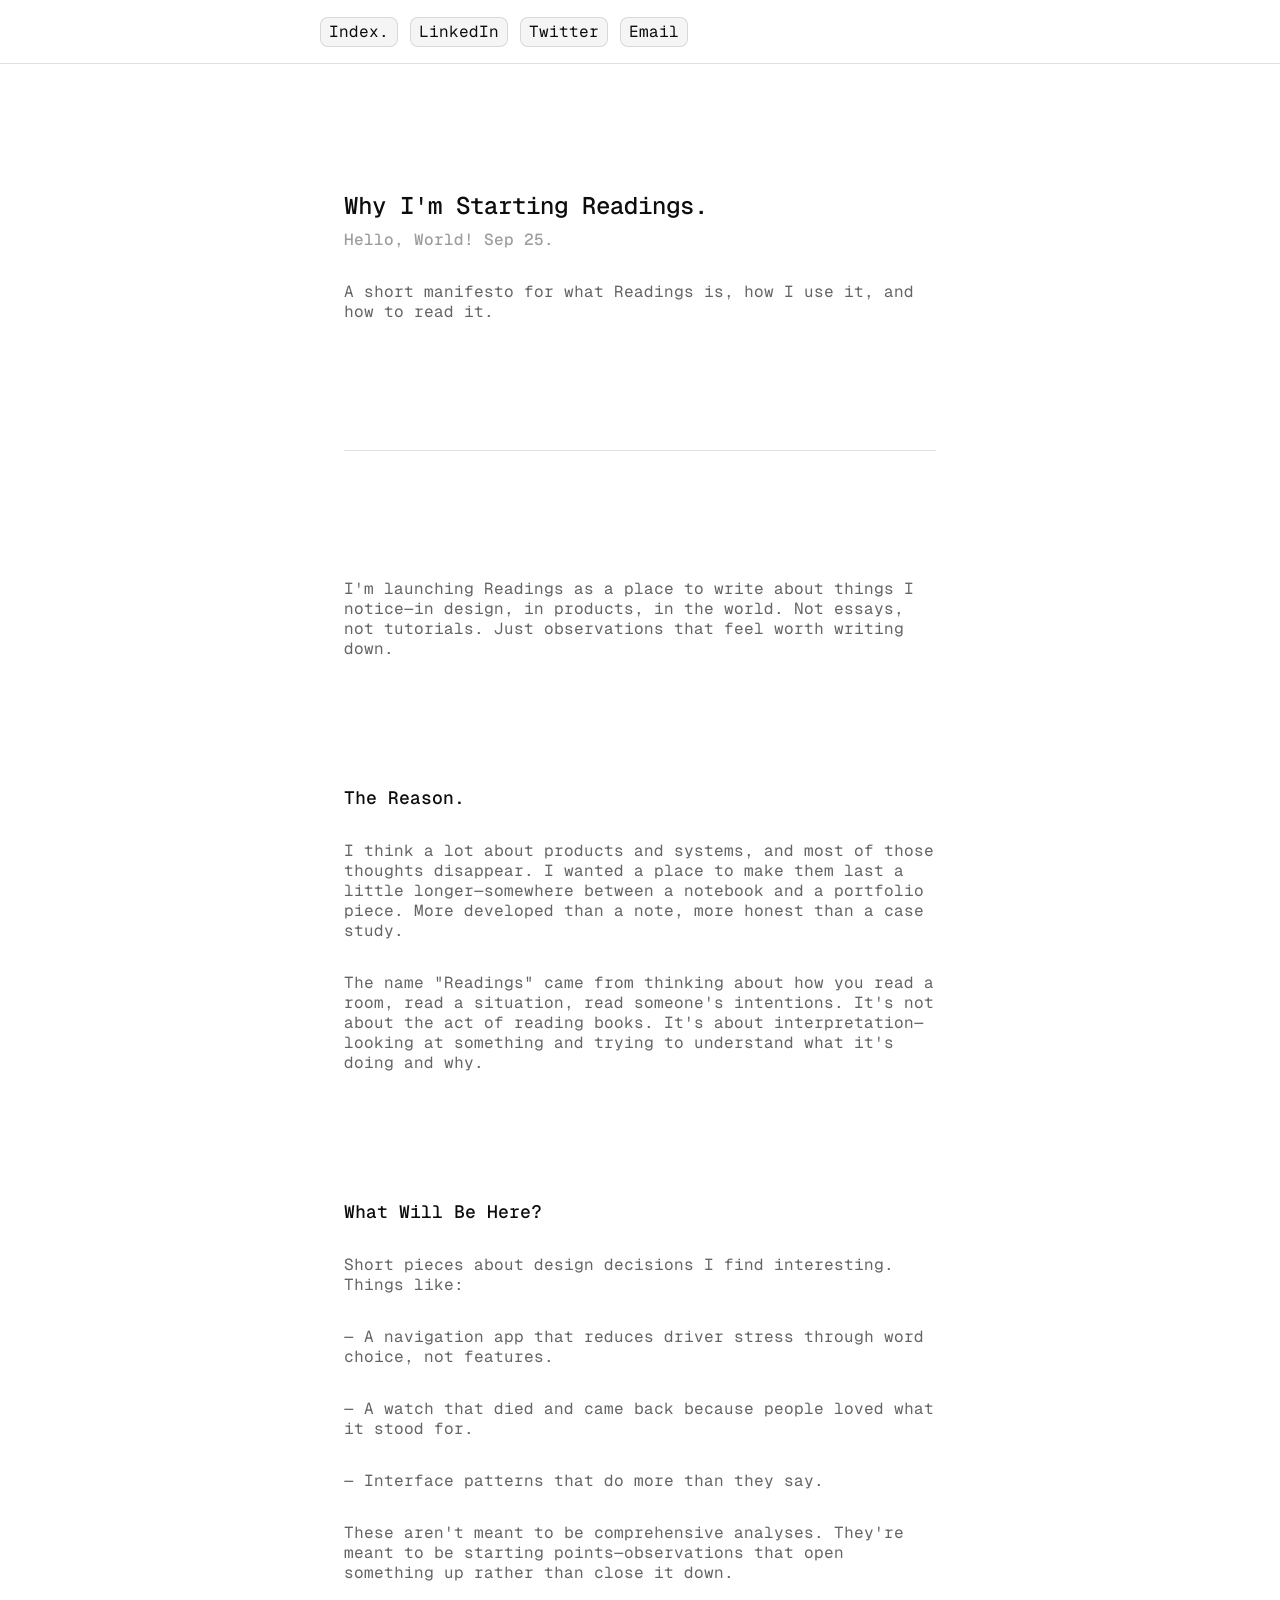
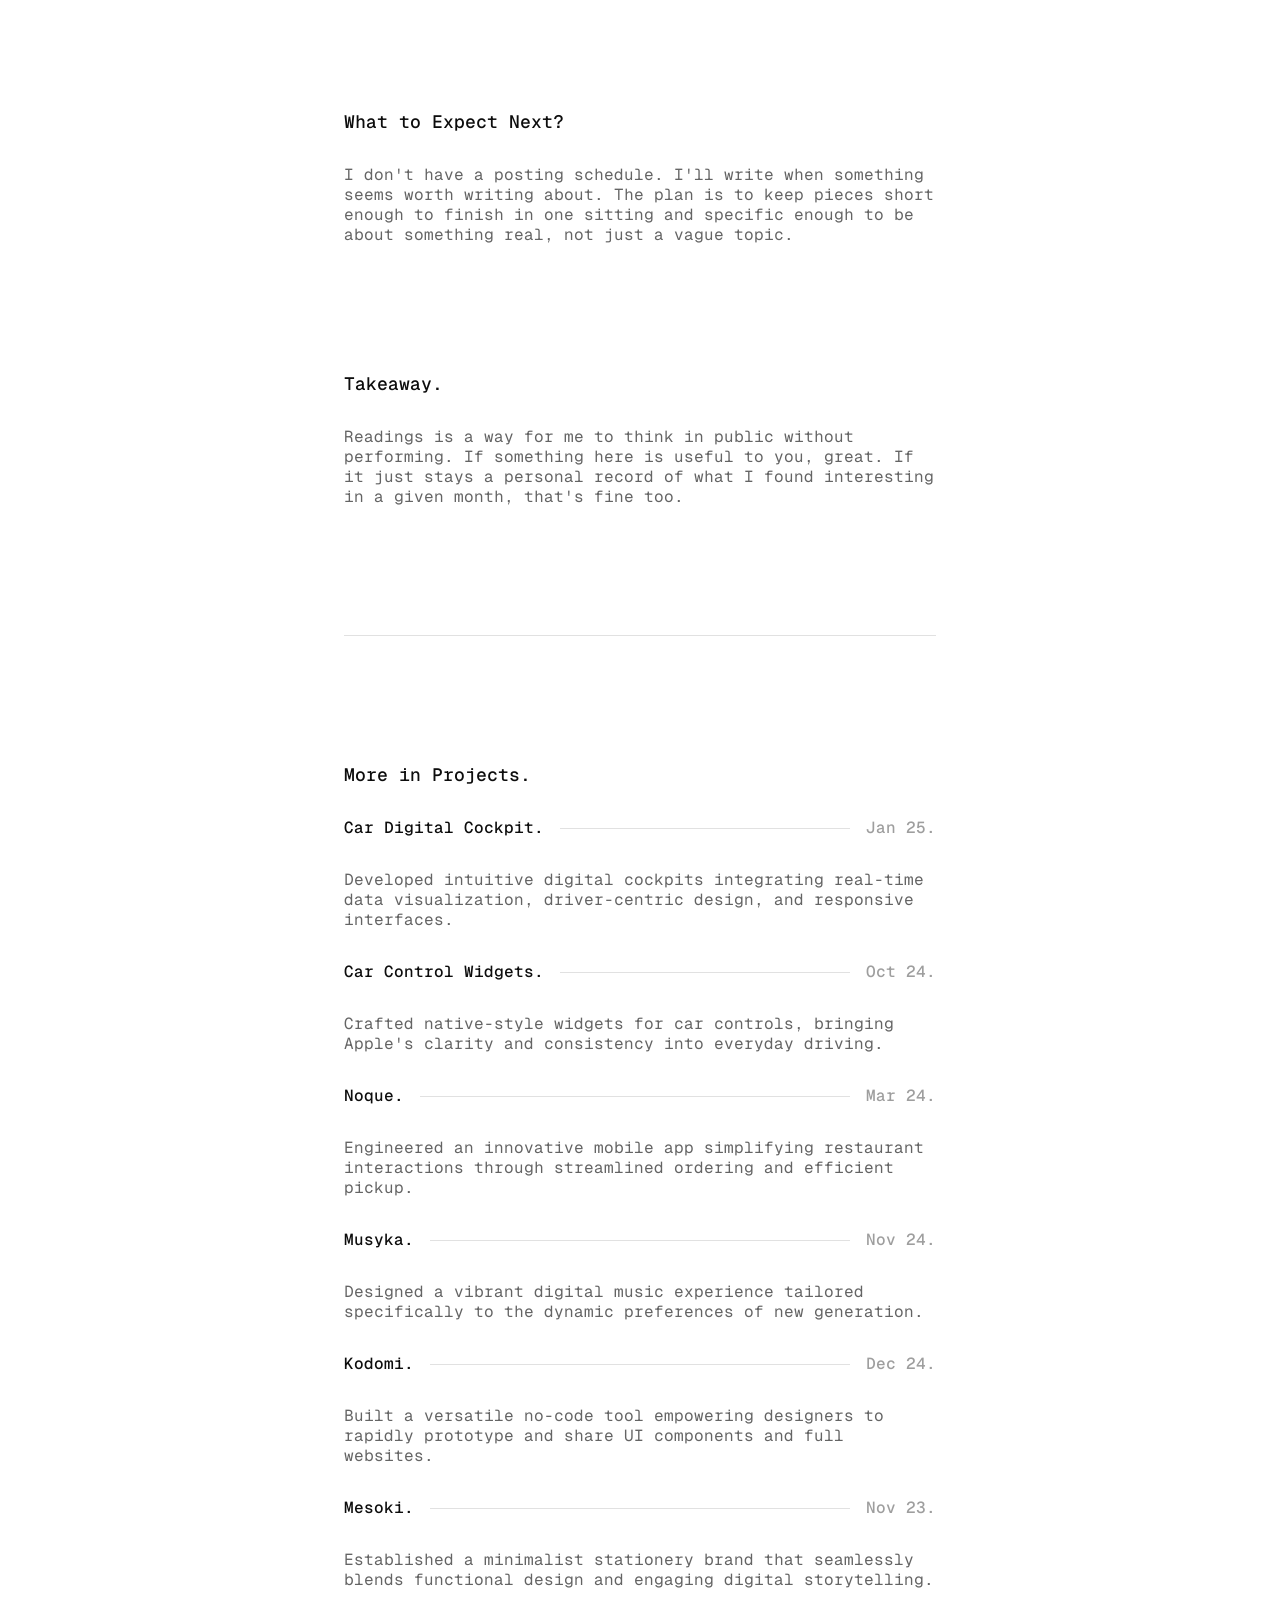
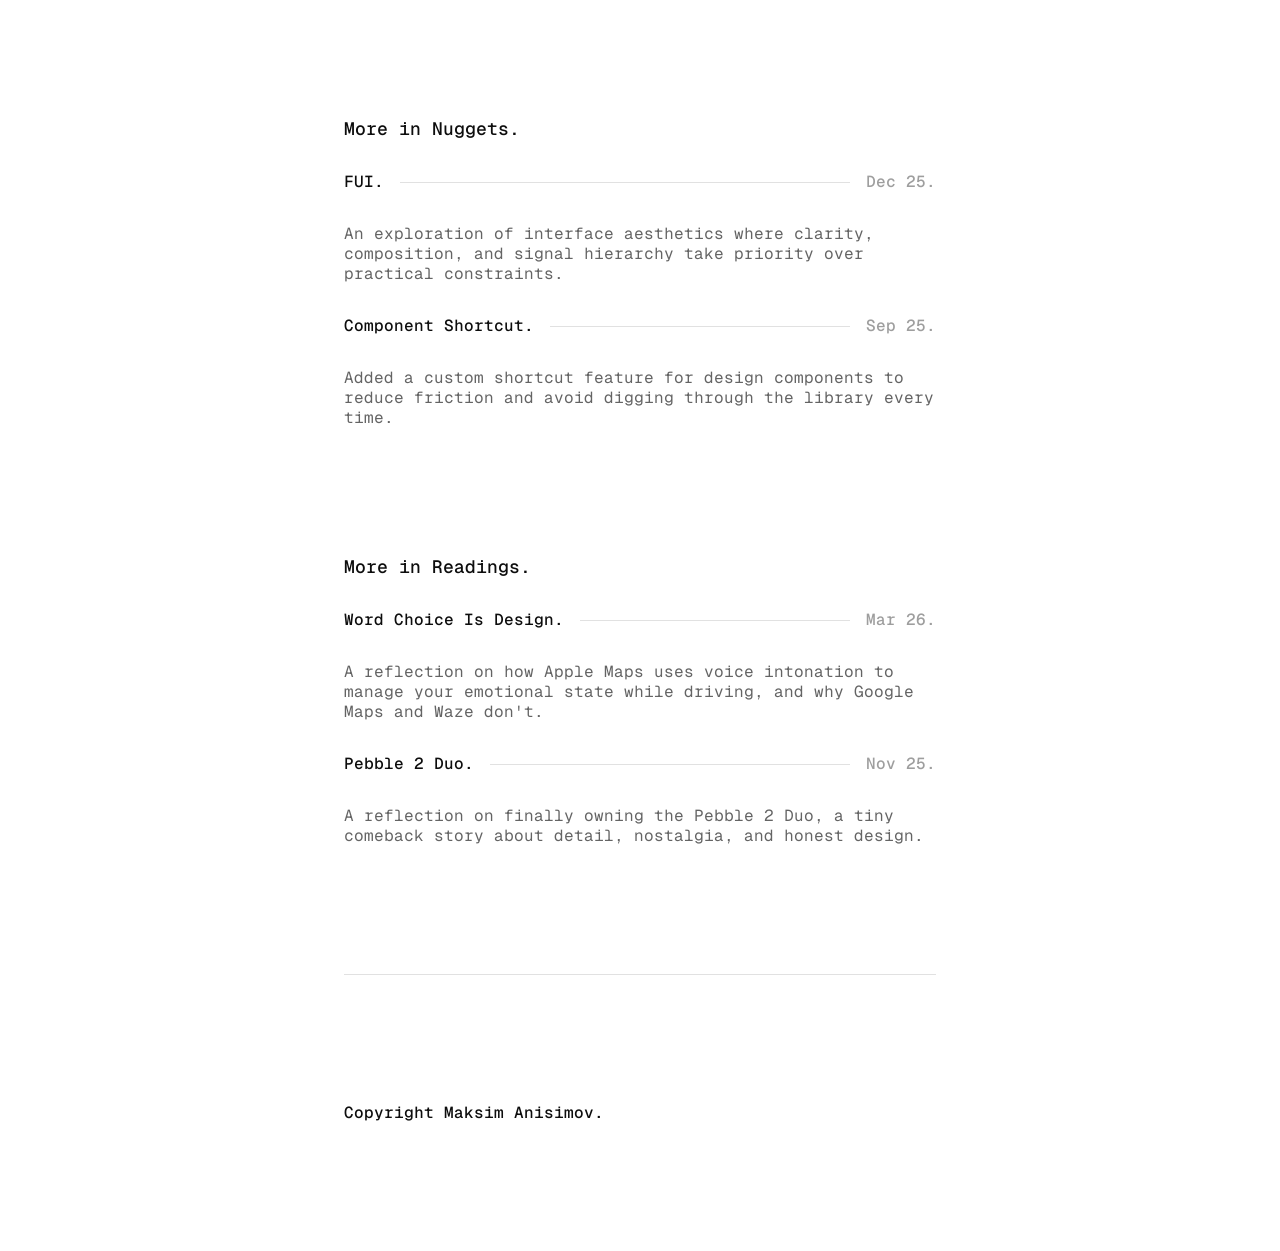
<file: hello-world.html>
<!DOCTYPE html>
<html lang="en">
<head>
  <meta charset="UTF-8">
  <meta name="viewport" content="width=device-width, initial-scale=1.0">
  <title>Hello, World! — Maksim Anisimov</title>
  <meta name="description" content="A short manifesto for what Readings is, how I use it, and how to read it.">
  <link rel="preconnect" href="https://fonts.googleapis.com">
  <link rel="preconnect" href="https://fonts.gstatic.com" crossorigin>
  <link href="https://fonts.googleapis.com/css2?family=Geist+Mono:wght@400;500&display=swap" rel="stylesheet">
  <link rel="stylesheet" href="style.css">
</head>
<body>

  <header class="site-header">
    <nav class="header-nav">
      <a href="index.html" class="btn">Index.</a>
      <a href="https://linkedin.com/in/bbetperf" target="_blank" rel="noopener" class="btn">LinkedIn</a>
      <a href="https://twitter.com/bbetperf" target="_blank" rel="noopener" class="btn">Twitter</a>
      <a href="mailto:hello@bbetperf.com?subject=Hello,%20Max!" class="btn">Email</a>
    </nav>
  </header>

  <main class="page">
    <div class="content">

      <div class="separator"></div>

      <div class="hero">
        <div class="hero-titles">
          <h1 class="hero-name">Why I'm Starting Readings.</h1>
          <p class="hero-location">Hello, World! Sep 25.</p>
        </div>
        <p class="hero-tagline">A short manifesto for what Readings is, how I use it, and how to read it.</p>
      </div>

      <div class="divider"><div class="divider-line"></div></div>

      <div class="section">
        <div class="compact-list">
          <div class="compact-item">
            <p class="compact-desc">I'm launching Readings as a place to write about things I notice—in design, in products, in the world. Not essays, not tutorials. Just observations that feel worth writing down.</p>
          </div>
        </div>
      </div>

      <div class="separator"></div>

      <div class="section">
        <h2 class="section-title">The Reason.</h2>
        <div class="compact-list">
          <div class="compact-item">
            <p class="compact-desc">I think a lot about products and systems, and most of those thoughts disappear. I wanted a place to make them last a little longer—somewhere between a notebook and a portfolio piece. More developed than a note, more honest than a case study.</p>
          </div>
          <div class="compact-item">
            <p class="compact-desc">The name "Readings" came from thinking about how you read a room, read a situation, read someone's intentions. It's not about the act of reading books. It's about interpretation—looking at something and trying to understand what it's doing and why.</p>
          </div>
        </div>
      </div>

      <div class="separator"></div>

      <div class="section">
        <h2 class="section-title">What Will Be Here?</h2>
        <div class="compact-list">
          <div class="compact-item">
            <p class="compact-desc">Short pieces about design decisions I find interesting. Things like:</p>
          </div>
          <div class="compact-item">
            <p class="compact-desc">— A navigation app that reduces driver stress through word choice, not features.</p>
          </div>
          <div class="compact-item">
            <p class="compact-desc">— A watch that died and came back because people loved what it stood for.</p>
          </div>
          <div class="compact-item">
            <p class="compact-desc">— Interface patterns that do more than they say.</p>
          </div>
          <div class="compact-item">
            <p class="compact-desc">These aren't meant to be comprehensive analyses. They're meant to be starting points—observations that open something up rather than close it down.</p>
          </div>
        </div>
      </div>

      <div class="separator"></div>

      <div class="section">
        <h2 class="section-title">What to Expect Next?</h2>
        <div class="compact-list">
          <div class="compact-item">
            <p class="compact-desc">I don't have a posting schedule. I'll write when something seems worth writing about. The plan is to keep pieces short enough to finish in one sitting and specific enough to be about something real, not just a vague topic.</p>
          </div>
        </div>
      </div>

      <div class="separator"></div>

      <div class="section">
        <h2 class="section-title">Takeaway.</h2>
        <div class="compact-list">
          <div class="compact-item">
            <p class="compact-desc">Readings is a way for me to think in public without performing. If something here is useful to you, great. If it just stays a personal record of what I found interesting in a given month, that's fine too.</p>
          </div>
        </div>
      </div>

      <div class="divider"><div class="divider-line"></div></div>

      <div class="section">
        <h2 class="section-title">More in Projects.</h2>
        <div class="compact-list">
          <a href="car-cockpit.html" class="compact-item compact-link">
            <div class="compact-header">
              <span class="compact-name">Car Digital Cockpit.</span>
              <div class="compact-line"></div>
              <span class="compact-date">Jan 25.</span>
            </div>
            <p class="compact-desc">Developed intuitive digital cockpits integrating real-time data visualization, driver-centric design, and responsive interfaces.</p>
          </a>
          <a href="car-widgets.html" class="compact-item compact-link">
            <div class="compact-header">
              <span class="compact-name">Car Control Widgets.</span>
              <div class="compact-line"></div>
              <span class="compact-date">Oct 24.</span>
            </div>
            <p class="compact-desc">Crafted native-style widgets for car controls, bringing Apple's clarity and consistency into everyday driving.</p>
          </a>
          <a href="noque.html" class="compact-item compact-link">
            <div class="compact-header">
              <span class="compact-name">Noque.</span>
              <div class="compact-line"></div>
              <span class="compact-date">Mar 24.</span>
            </div>
            <p class="compact-desc">Engineered an innovative mobile app simplifying restaurant interactions through streamlined ordering and efficient pickup.</p>
          </a>
          <a href="musyka.html" class="compact-item compact-link">
            <div class="compact-header">
              <span class="compact-name">Musyka.</span>
              <div class="compact-line"></div>
              <span class="compact-date">Nov 24.</span>
            </div>
            <p class="compact-desc">Designed a vibrant digital music experience tailored specifically to the dynamic preferences of new generation.</p>
          </a>
          <a href="kodomi.html" class="compact-item compact-link">
            <div class="compact-header">
              <span class="compact-name">Kodomi.</span>
              <div class="compact-line"></div>
              <span class="compact-date">Dec 24.</span>
            </div>
            <p class="compact-desc">Built a versatile no-code tool empowering designers to rapidly prototype and share UI components and full websites.</p>
          </a>
          <a href="mesoki.html" class="compact-item compact-link">
            <div class="compact-header">
              <span class="compact-name">Mesoki.</span>
              <div class="compact-line"></div>
              <span class="compact-date">Nov 23.</span>
            </div>
            <p class="compact-desc">Established a minimalist stationery brand that seamlessly blends functional design and engaging digital storytelling.</p>
          </a>
        </div>
      </div>

      <div class="separator"></div>

      <div class="section">
        <h2 class="section-title">More in Nuggets.</h2>
        <div class="compact-list">
          <a href="fui.html" class="compact-item compact-link">
            <div class="compact-header">
              <span class="compact-name">FUI.</span>
              <div class="compact-line"></div>
              <span class="compact-date">Dec 25.</span>
            </div>
            <p class="compact-desc">An exploration of interface aesthetics where clarity, composition, and signal hierarchy take priority over practical constraints.</p>
          </a>
          <a href="component-shortcut.html" class="compact-item compact-link">
            <div class="compact-header">
              <span class="compact-name">Component Shortcut.</span>
              <div class="compact-line"></div>
              <span class="compact-date">Sep 25.</span>
            </div>
            <p class="compact-desc">Added a custom shortcut feature for design components to reduce friction and avoid digging through the library every time.</p>
          </a>
        </div>
      </div>

      <div class="separator"></div>

      <div class="section">
        <h2 class="section-title">More in Readings.</h2>
        <div class="compact-list">
          <a href="word-choice-is-design.html" class="compact-item compact-link">
            <div class="compact-header">
              <span class="compact-name">Word Choice Is Design.</span>
              <div class="compact-line"></div>
              <span class="compact-date">Mar 26.</span>
            </div>
            <p class="compact-desc">A reflection on how Apple Maps uses voice intonation to manage your emotional state while driving, and why Google Maps and Waze don't.</p>
          </a>
          <a href="pebble-2-duo.html" class="compact-item compact-link">
            <div class="compact-header">
              <span class="compact-name">Pebble 2 Duo.</span>
              <div class="compact-line"></div>
              <span class="compact-date">Nov 25.</span>
            </div>
            <p class="compact-desc">A reflection on finally owning the Pebble 2 Duo, a tiny comeback story about detail, nostalgia, and honest design.</p>
          </a>
        </div>
      </div>

      <div class="divider"><div class="divider-line"></div></div>

      <p class="copyright">Copyright Maksim Anisimov.</p>

      <div class="separator"></div>

    </div>
  </main>

</body>
</html>
</file>
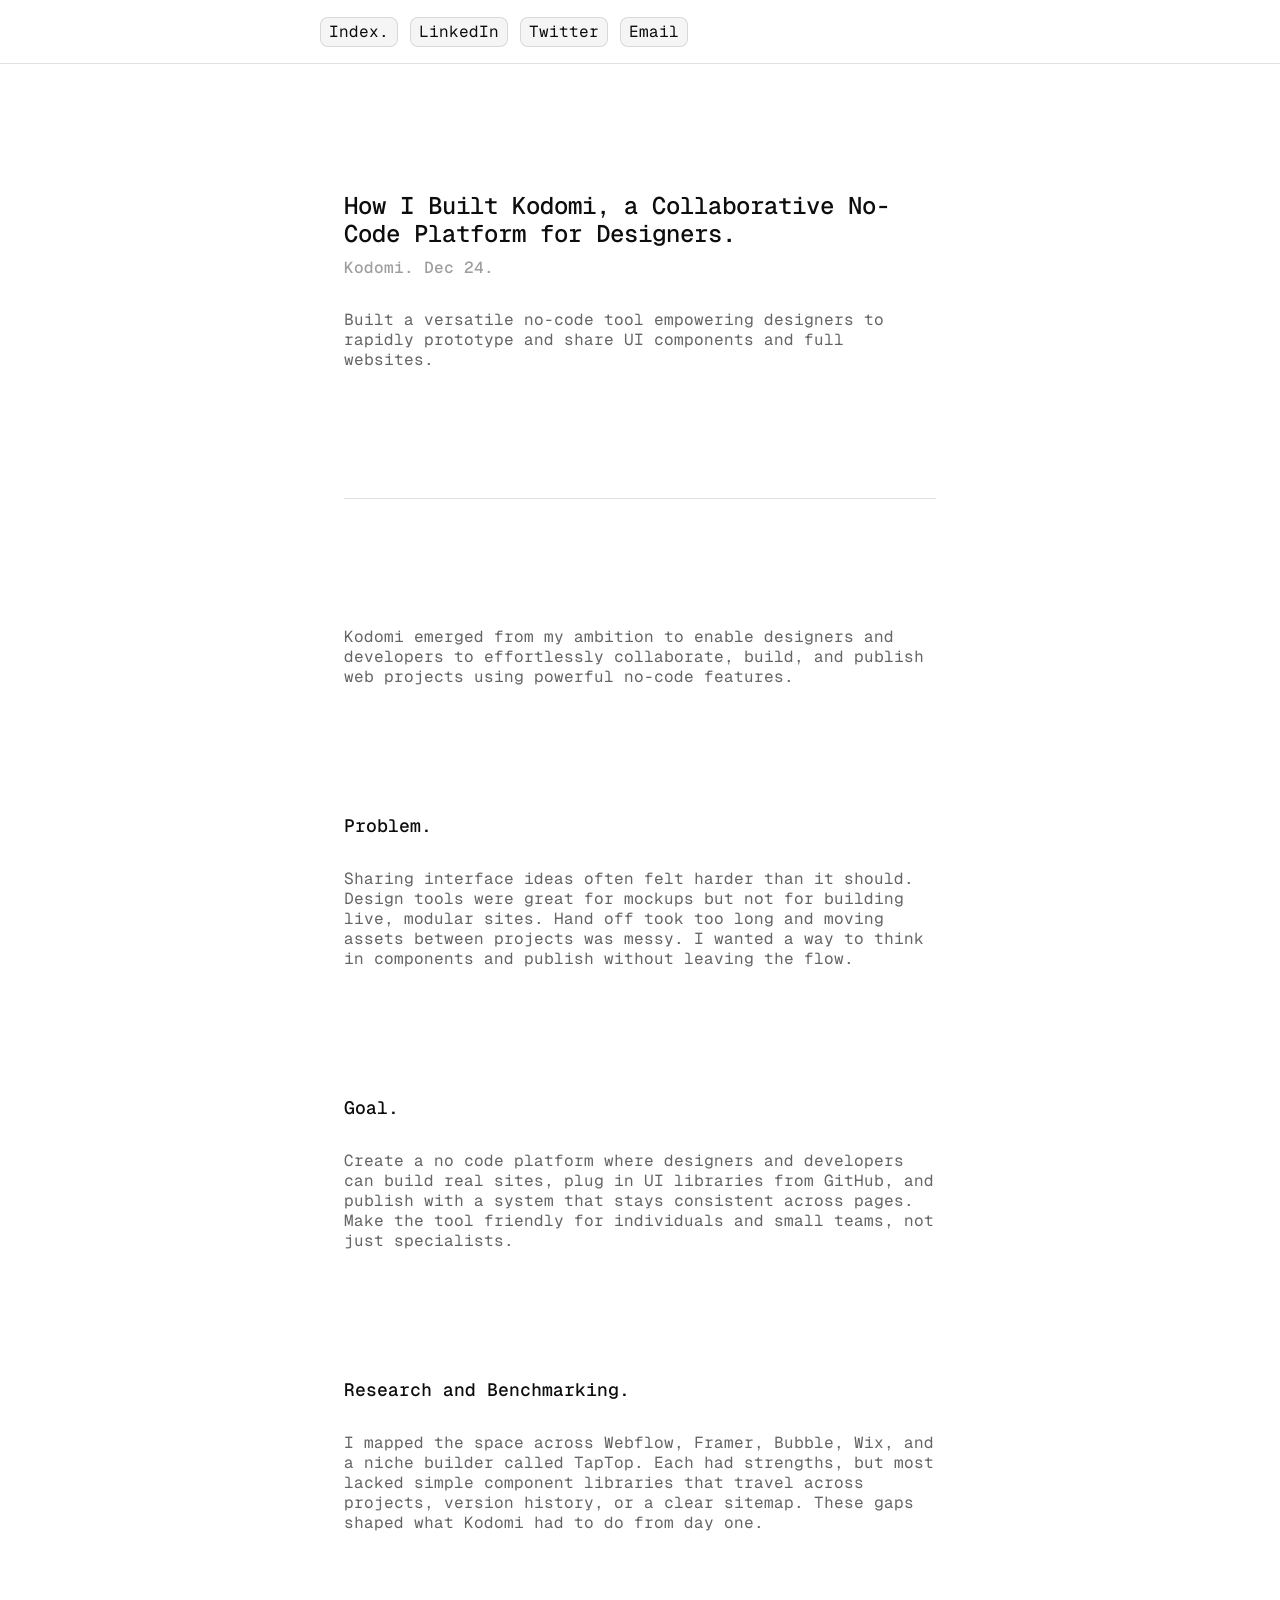
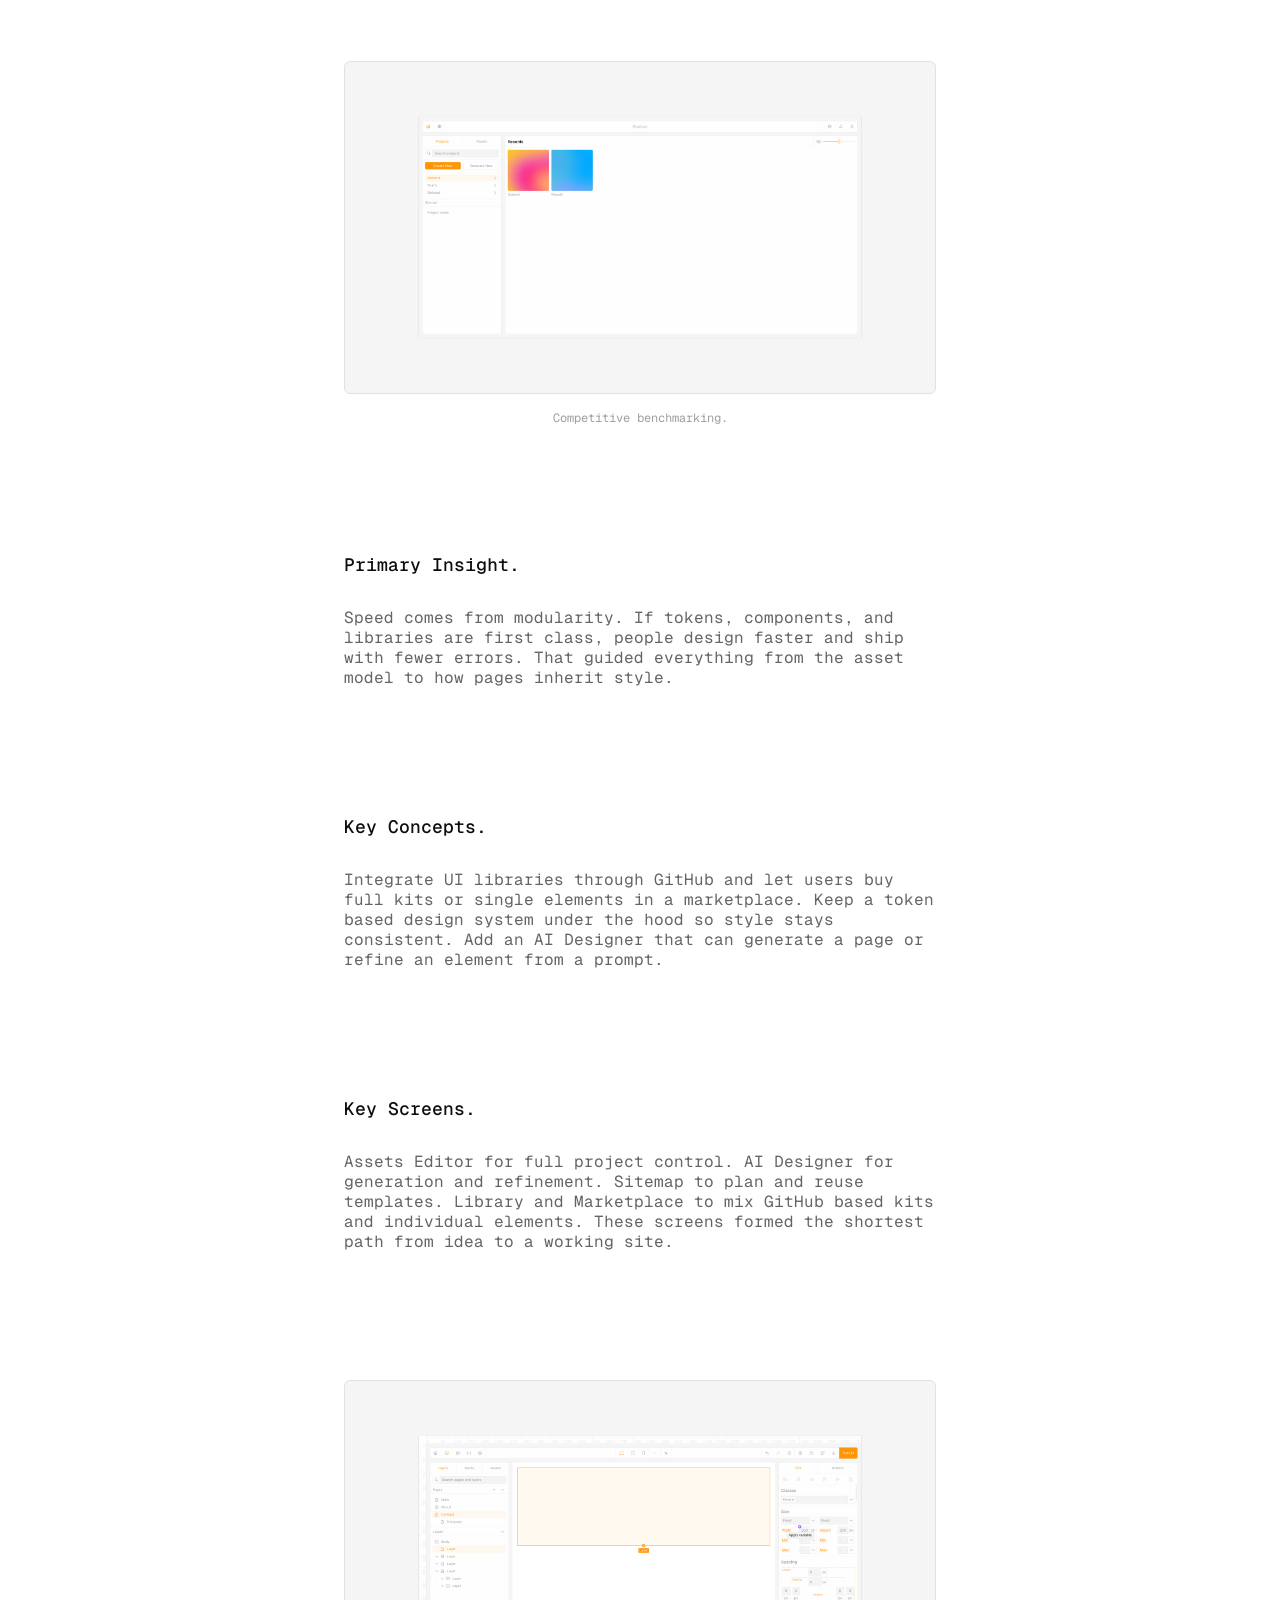
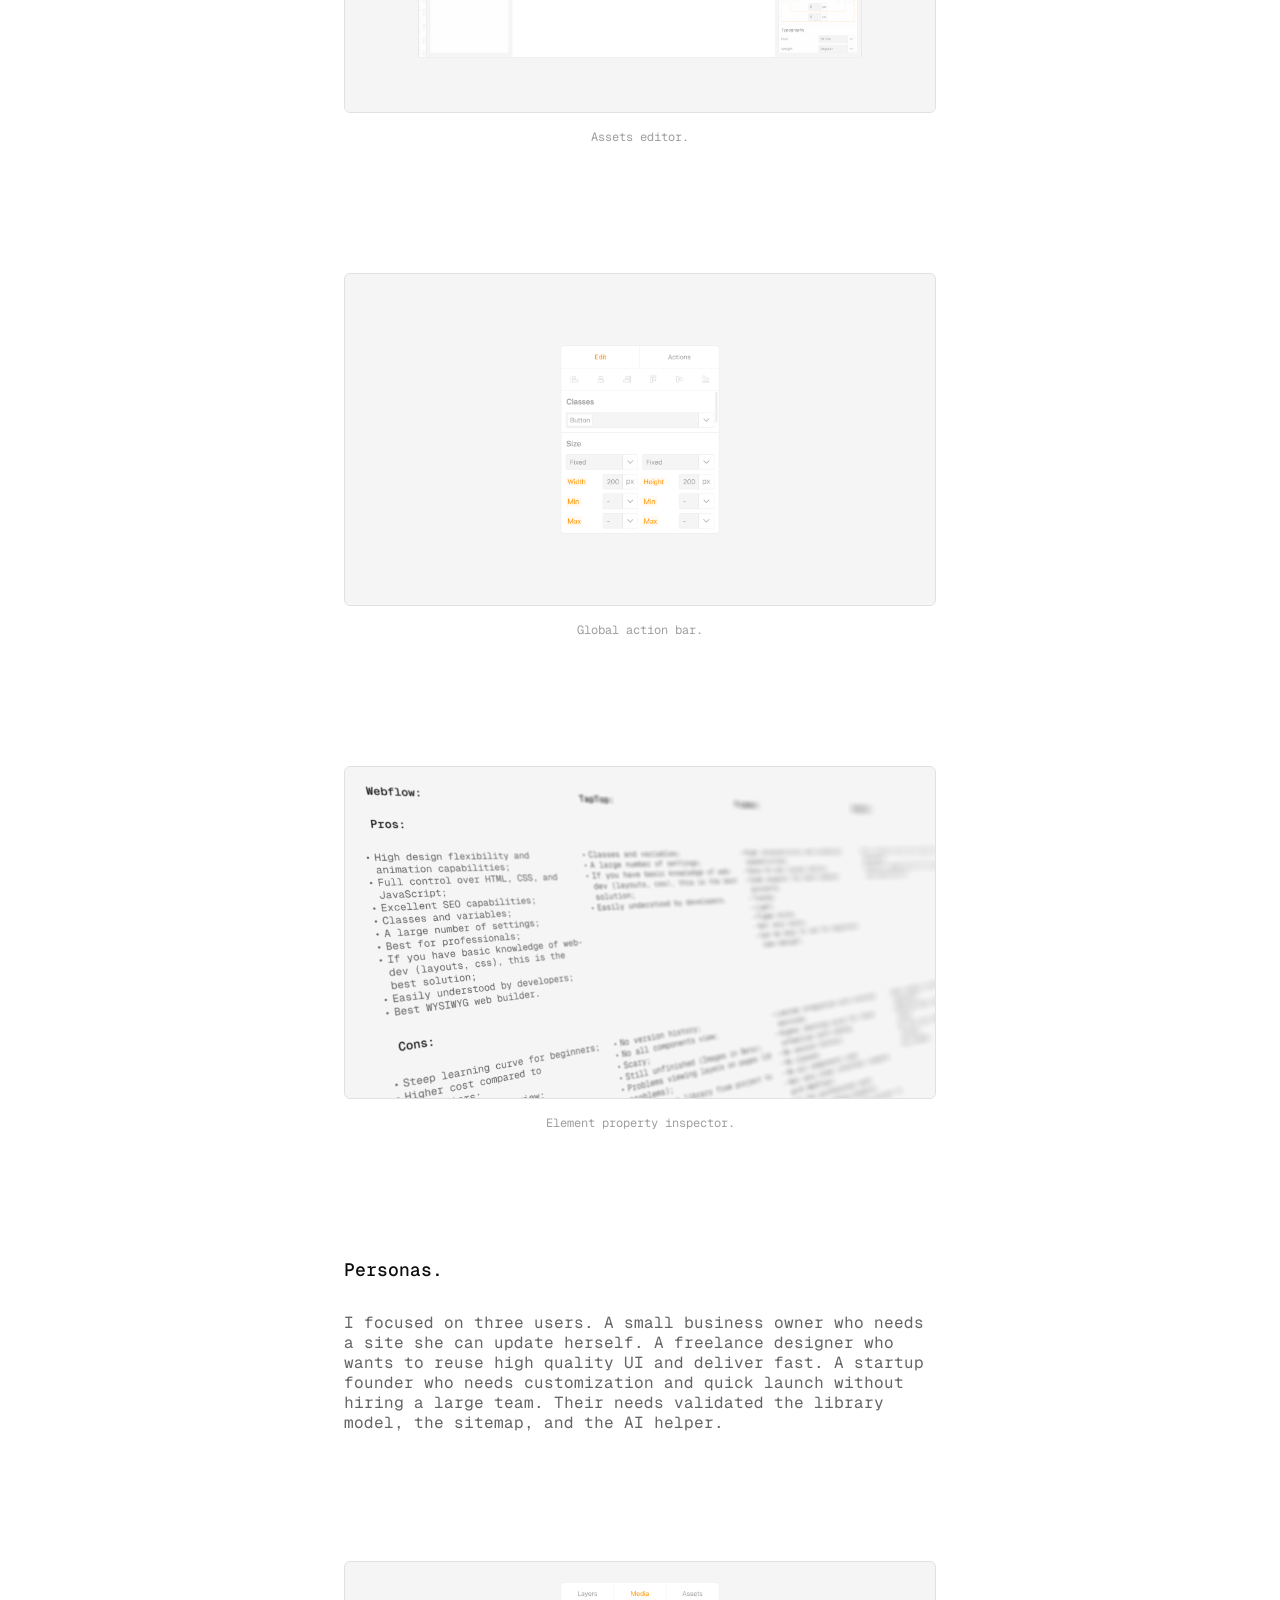
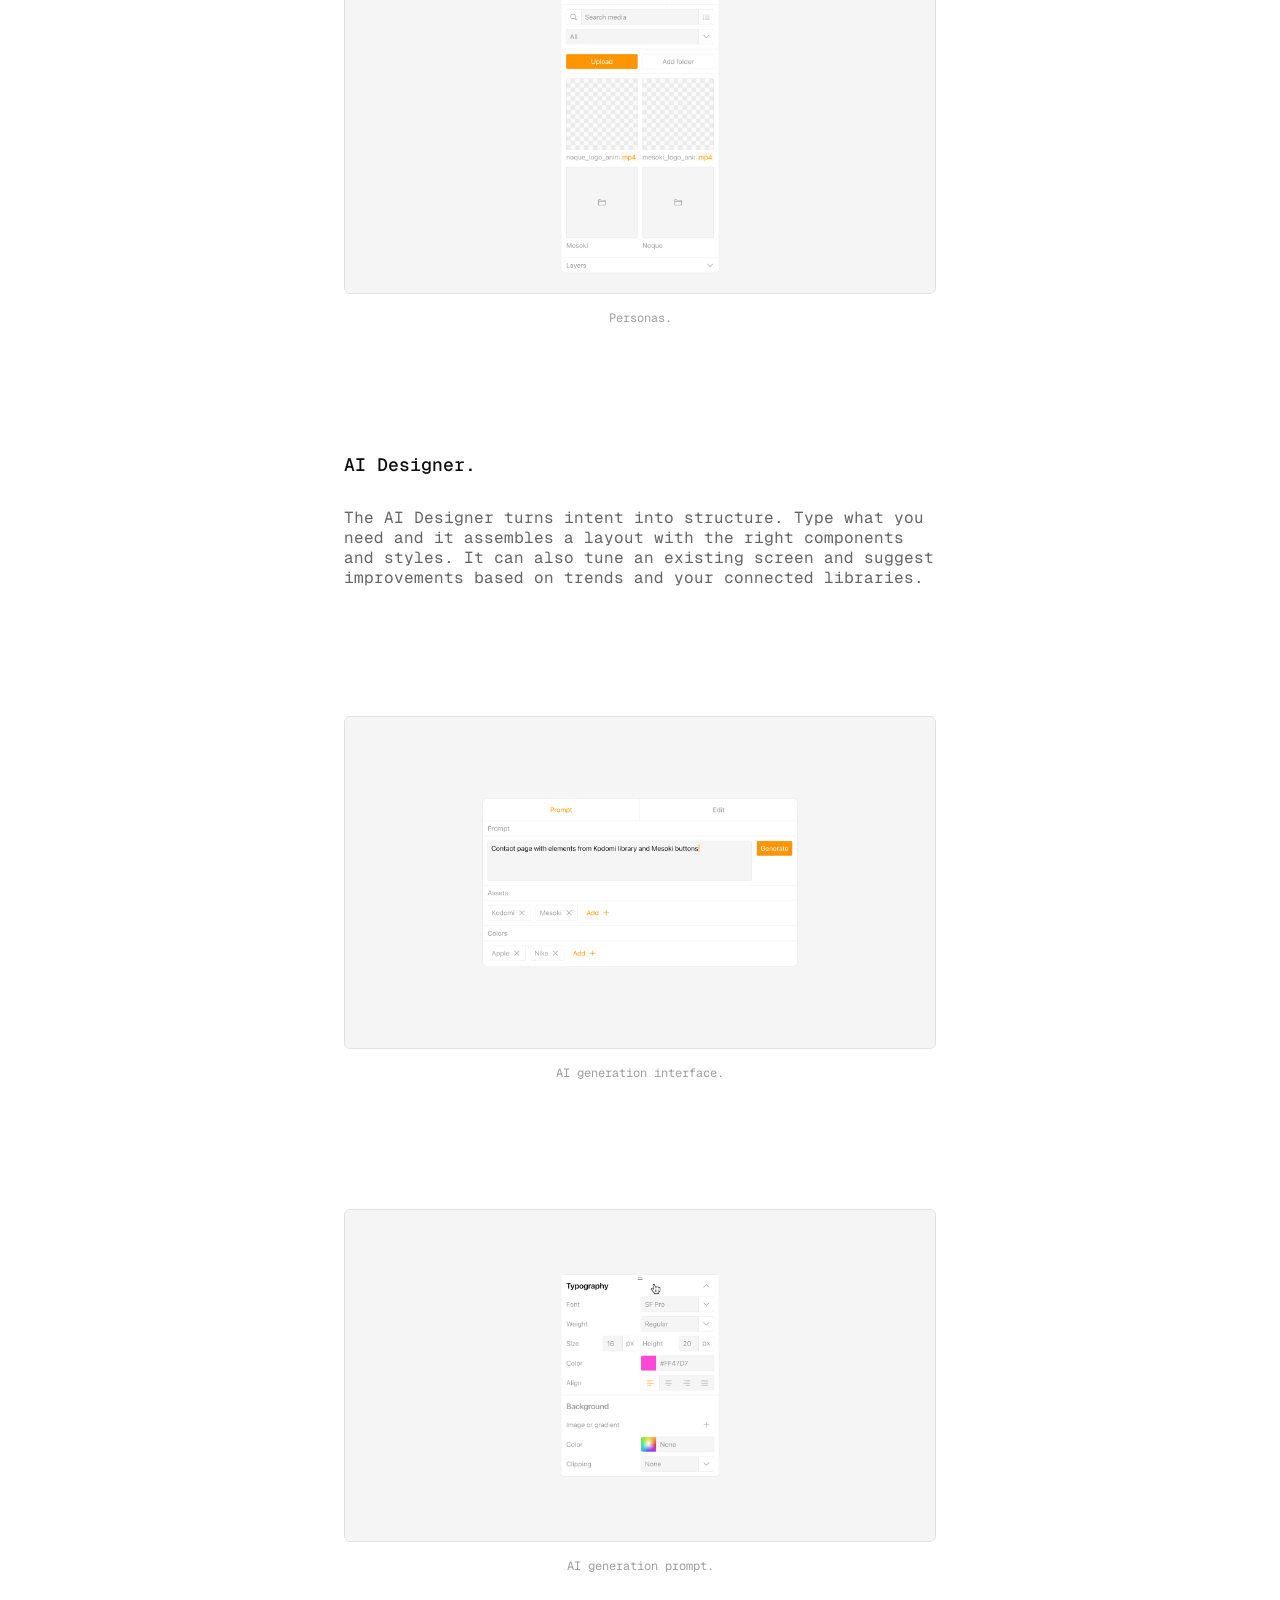
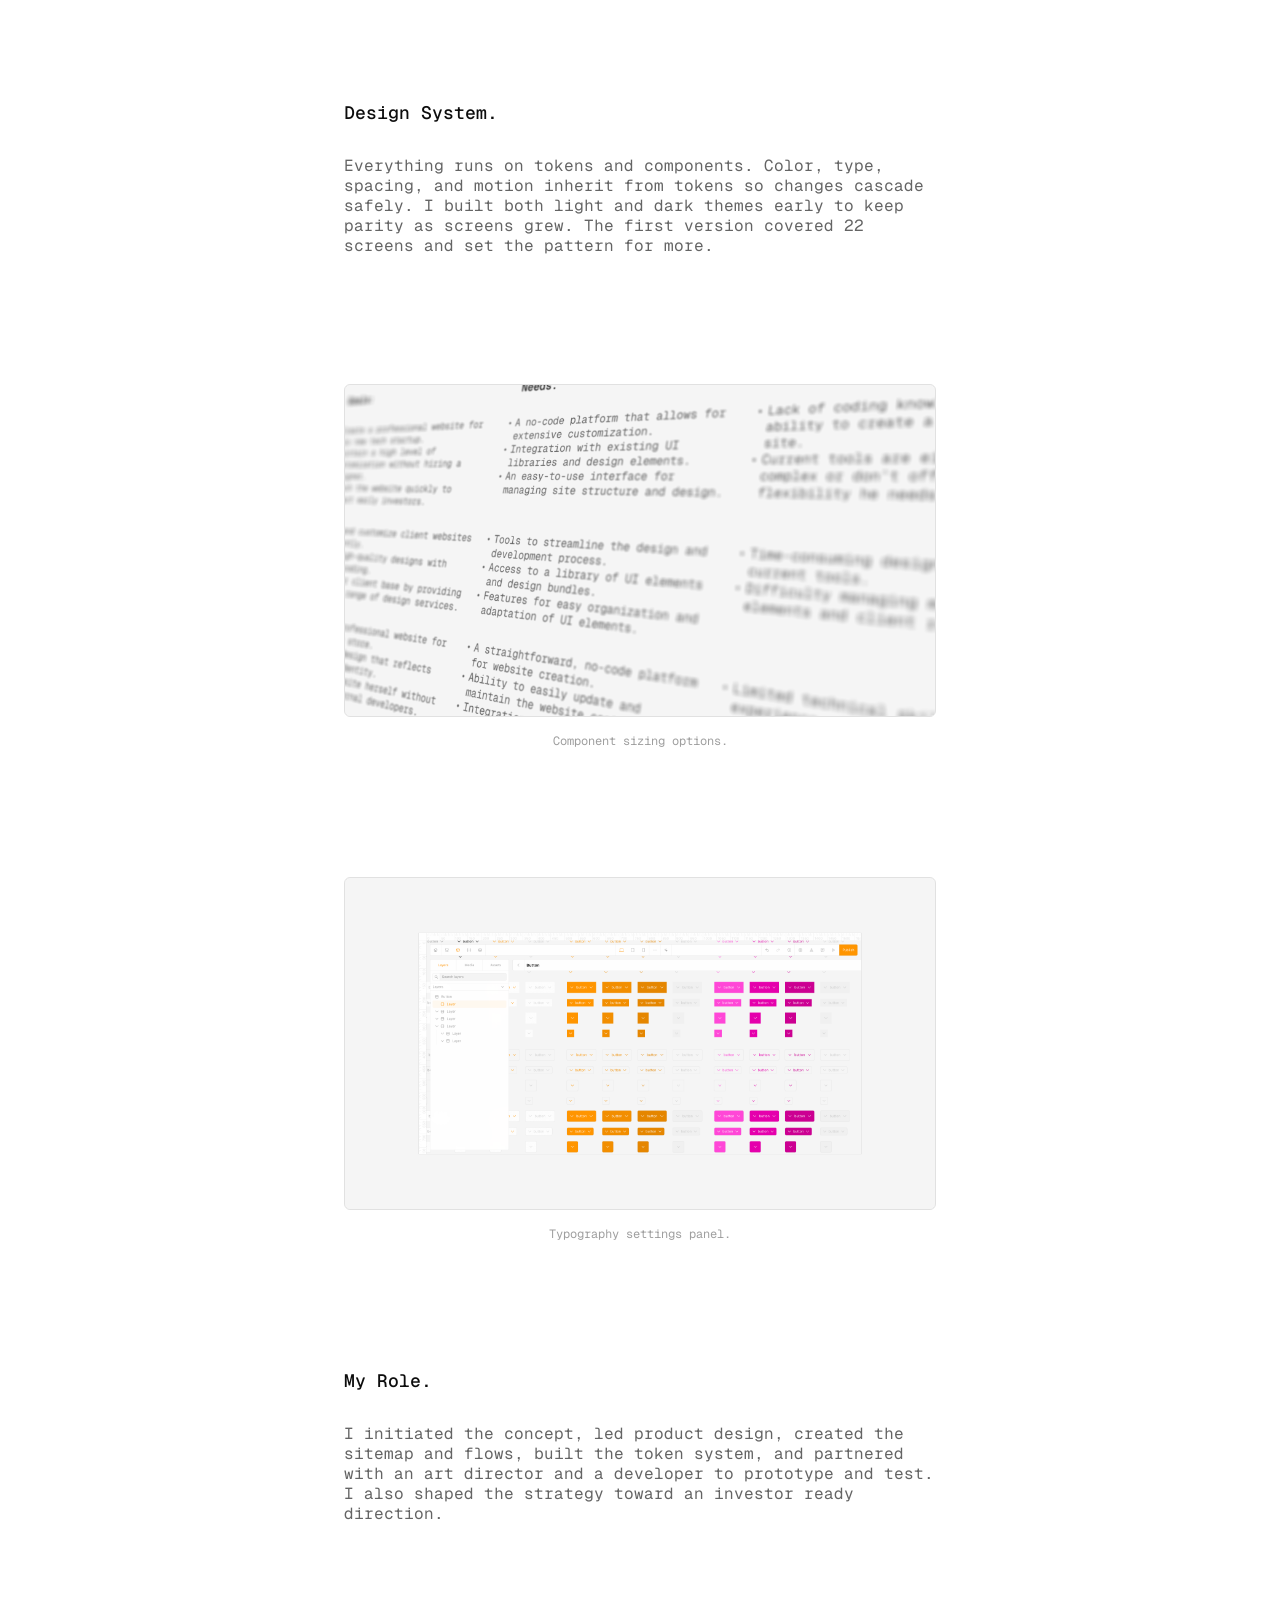
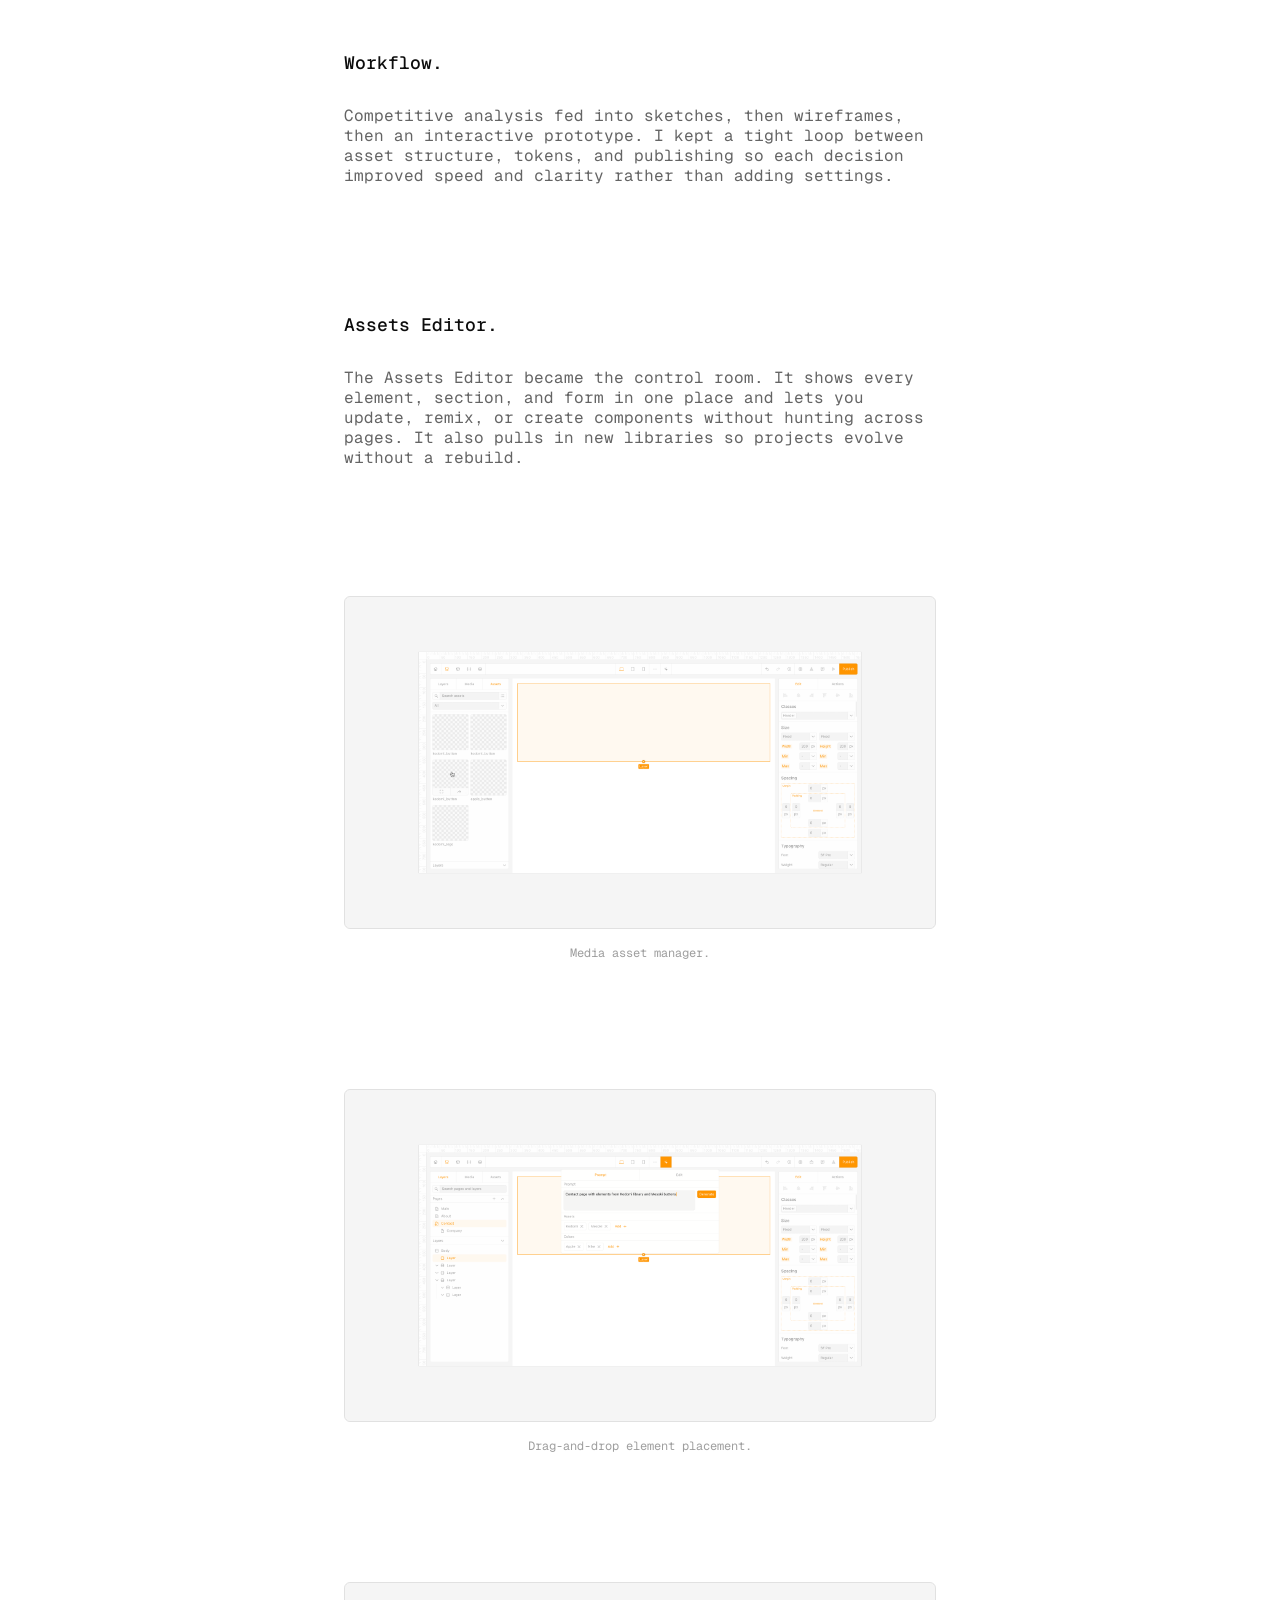
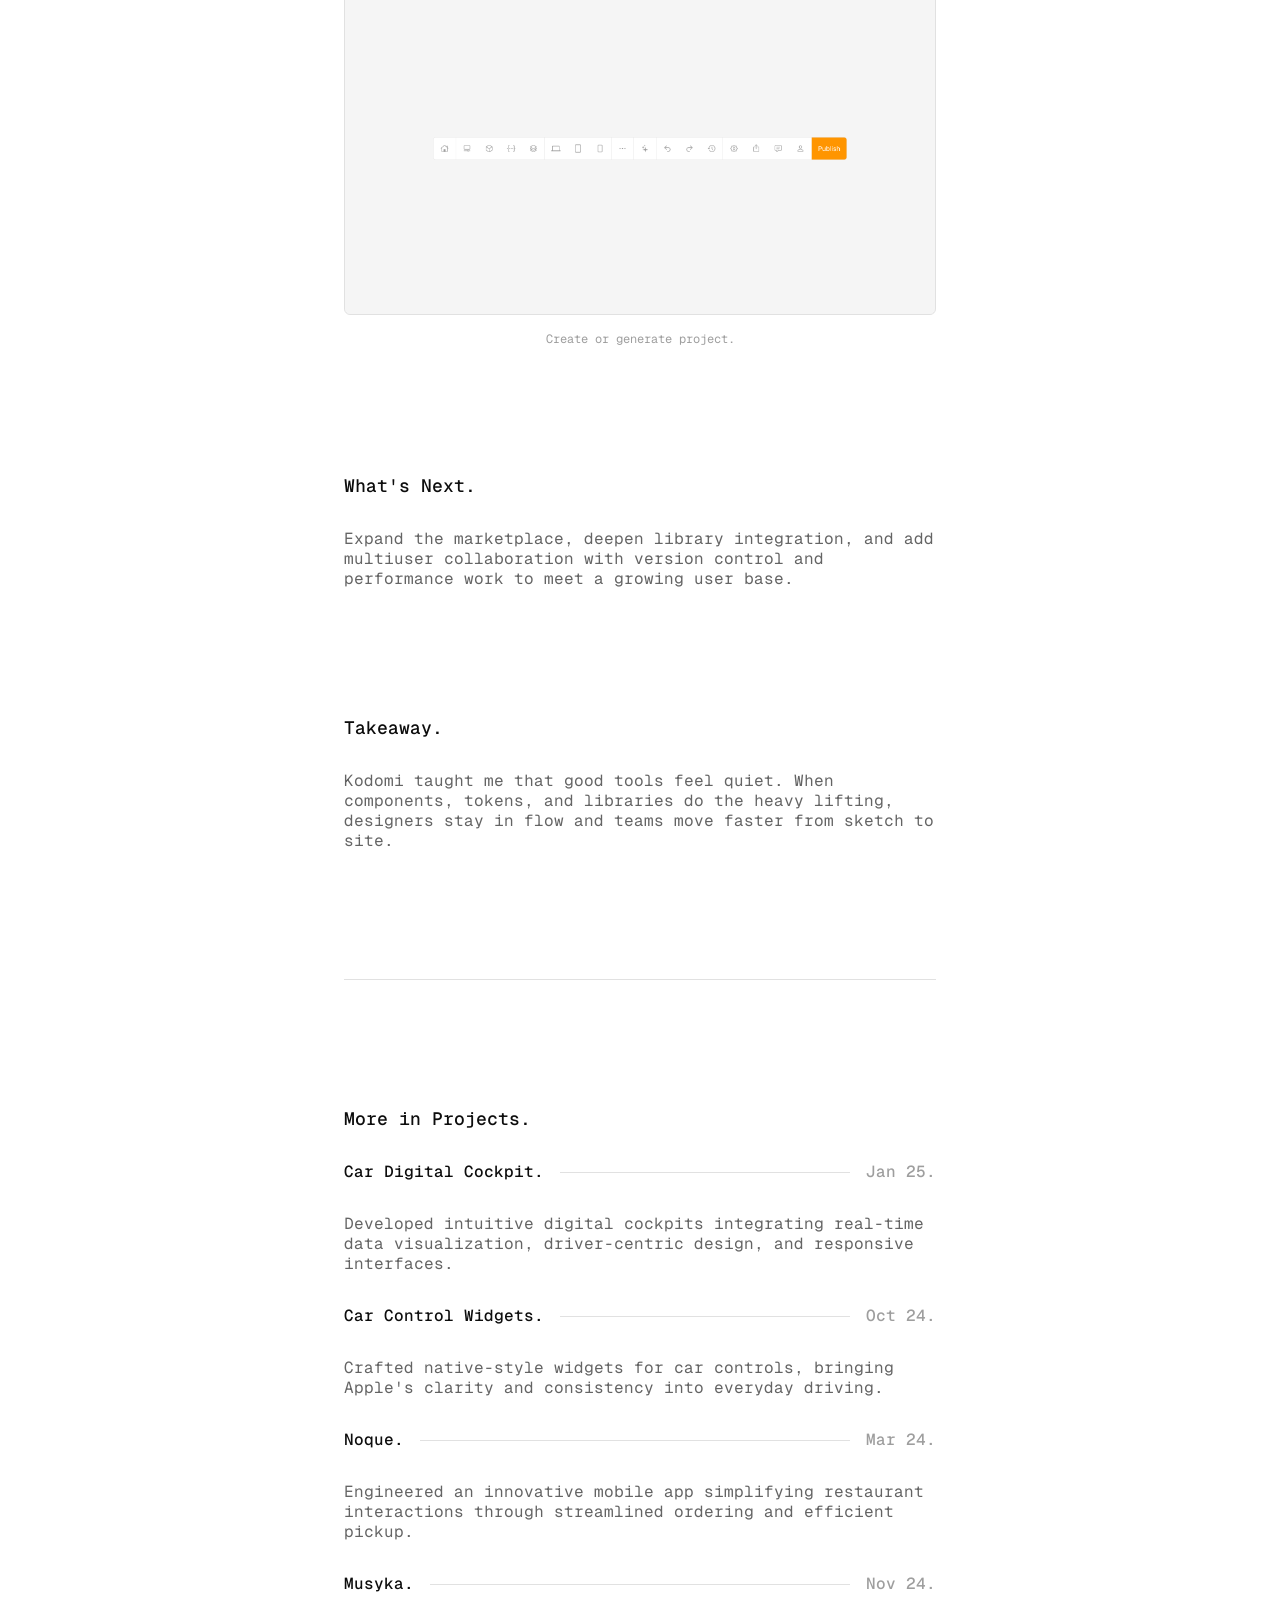
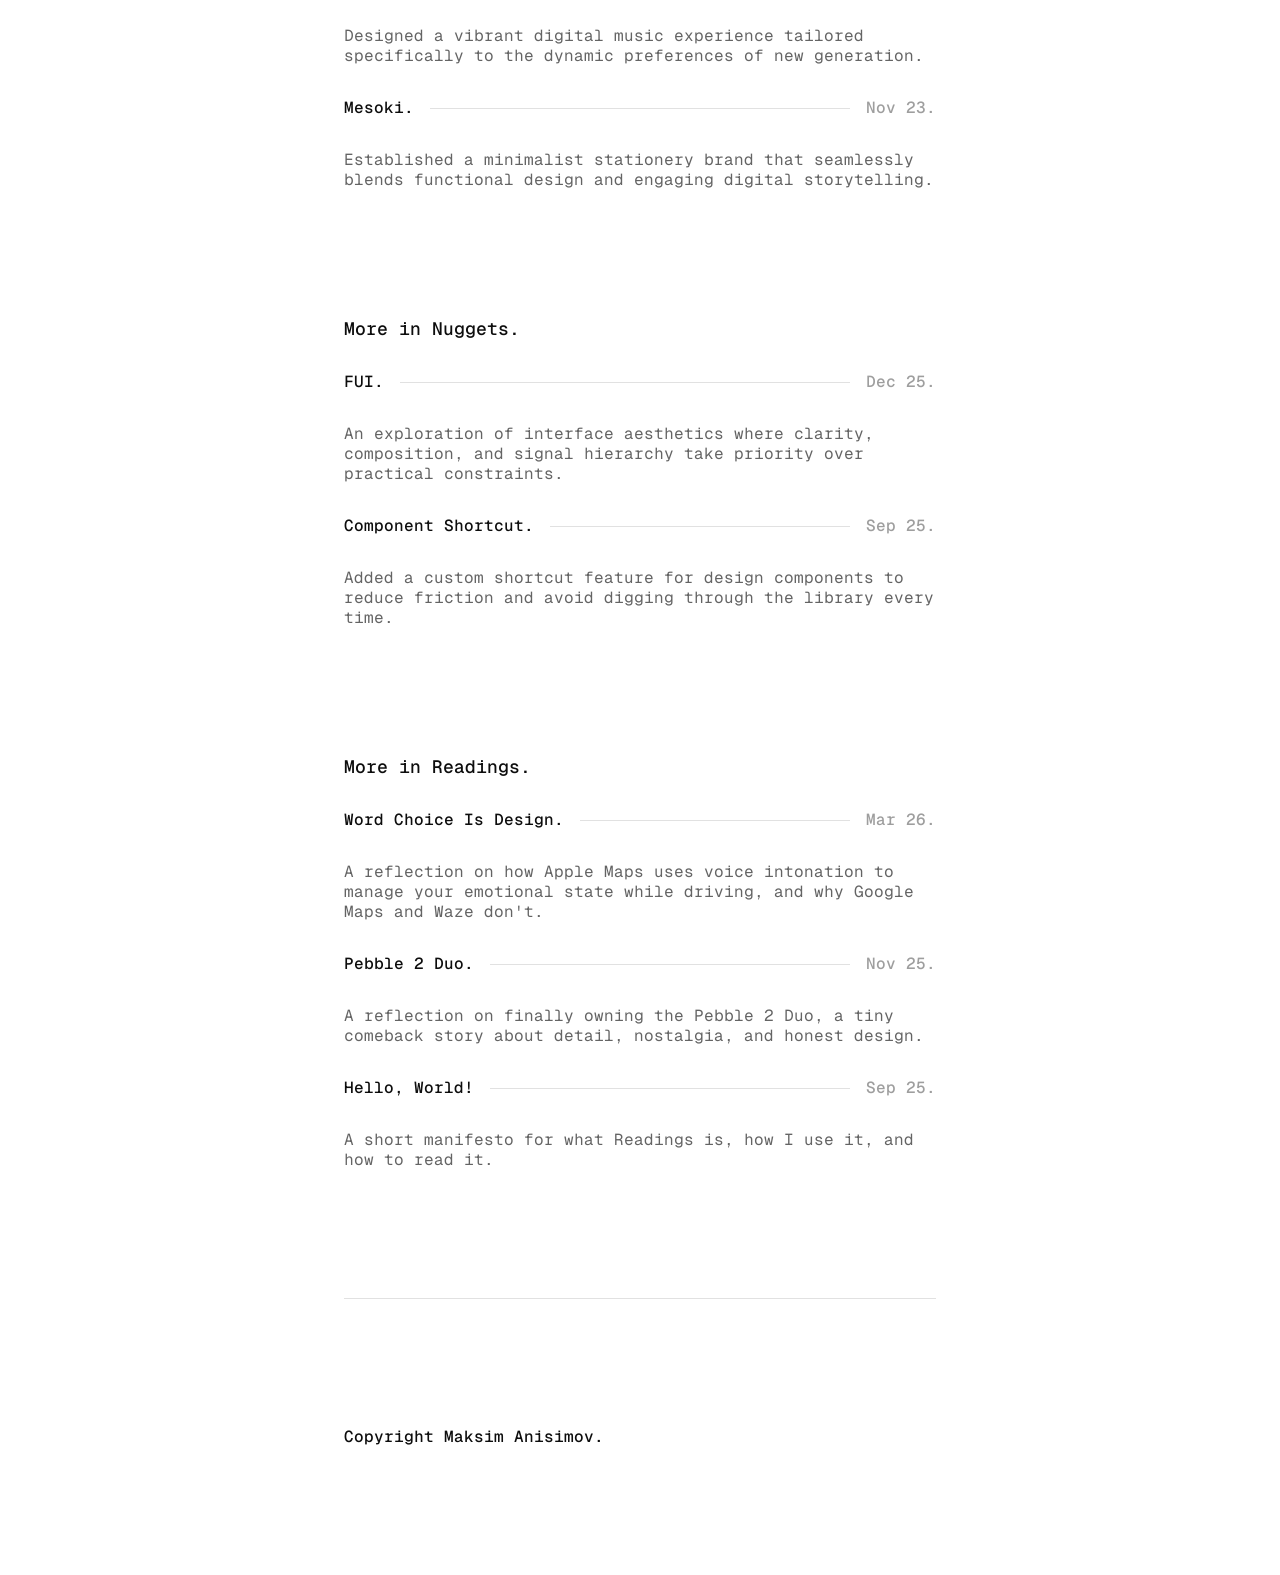
<file: kodomi.html>
<!DOCTYPE html>
<html lang="en">
<head>
  <meta charset="UTF-8">
  <meta name="viewport" content="width=device-width, initial-scale=1.0">
  <title>Kodomi — Maksim Anisimov</title>
  <meta name="description" content="Built a versatile no-code tool empowering designers to rapidly prototype and share UI components and full websites.">
  <link rel="preconnect" href="https://fonts.googleapis.com">
  <link rel="preconnect" href="https://fonts.gstatic.com" crossorigin>
  <link href="https://fonts.googleapis.com/css2?family=Geist+Mono:wght@400;500&display=swap" rel="stylesheet">
  <link rel="stylesheet" href="style.css">
</head>
<body>

  <header class="site-header">
    <nav class="header-nav">
      <a href="index.html" class="btn">Index.</a>
      <a href="https://linkedin.com/in/bbetperf" target="_blank" rel="noopener" class="btn">LinkedIn</a>
      <a href="https://twitter.com/bbetperf" target="_blank" rel="noopener" class="btn">Twitter</a>
      <a href="mailto:hello@bbetperf.com?subject=Hello,%20Max!" class="btn">Email</a>
    </nav>
  </header>

  <main class="page">
    <div class="content">

      <div class="separator"></div>

      <div class="hero">
        <div class="hero-titles">
          <h1 class="hero-name">How I Built Kodomi, a Collaborative No-Code Platform for Designers.</h1>
          <p class="hero-location">Kodomi. Dec 24.</p>
        </div>
        <p class="hero-tagline">Built a versatile no-code tool empowering designers to rapidly prototype and share UI components and full websites.</p>
      </div>

      <div class="divider"><div class="divider-line"></div></div>

      <div class="section">
        <div class="compact-list">
          <div class="compact-item">
            <p class="compact-desc">Kodomi emerged from my ambition to enable designers and developers to effortlessly collaborate, build, and publish web projects using powerful no-code features.</p>
          </div>
        </div>
      </div>

      <div class="separator"></div>

      <div class="section">
        <h2 class="section-title">Problem.</h2>
        <div class="compact-list">
          <div class="compact-item">
            <p class="compact-desc">Sharing interface ideas often felt harder than it should. Design tools were great for mockups but not for building live, modular sites. Hand off took too long and moving assets between projects was messy. I wanted a way to think in components and publish without leaving the flow.</p>
          </div>
        </div>
      </div>

      <div class="separator"></div>

      <div class="section">
        <h2 class="section-title">Goal.</h2>
        <div class="compact-list">
          <div class="compact-item">
            <p class="compact-desc">Create a no code platform where designers and developers can build real sites, plug in UI libraries from GitHub, and publish with a system that stays consistent across pages. Make the tool friendly for individuals and small teams, not just specialists.</p>
          </div>
        </div>
      </div>

      <div class="separator"></div>

      <div class="section">
        <h2 class="section-title">Research and Benchmarking.</h2>
        <div class="compact-list">
          <div class="compact-item">
            <p class="compact-desc">I mapped the space across Webflow, Framer, Bubble, Wix, and a niche builder called TapTop. Each had strengths, but most lacked simple component libraries that travel across projects, version history, or a clear sitemap. These gaps shaped what Kodomi had to do from day one.</p>
          </div>
        </div>
      </div>

      <div class="separator"></div>

      <div class="project-image-wrap">
        <div class="project-image-frame">
          <div class="project-image-bg"></div>
          <img class="project-img" src="images/kodomi/1f02956.png" alt="Competitive benchmarking">
        </div>
        <div class="project-image-details">
          <p class="project-date">Competitive benchmarking.</p>
        </div>
      </div>

      <div class="separator"></div>

      <div class="section">
        <h2 class="section-title">Primary Insight.</h2>
        <div class="compact-list">
          <div class="compact-item">
            <p class="compact-desc">Speed comes from modularity. If tokens, components, and libraries are first class, people design faster and ship with fewer errors. That guided everything from the asset model to how pages inherit style.</p>
          </div>
        </div>
      </div>

      <div class="separator"></div>

      <div class="section">
        <h2 class="section-title">Key Concepts.</h2>
        <div class="compact-list">
          <div class="compact-item">
            <p class="compact-desc">Integrate UI libraries through GitHub and let users buy full kits or single elements in a marketplace. Keep a token based design system under the hood so style stays consistent. Add an AI Designer that can generate a page or refine an element from a prompt.</p>
          </div>
        </div>
      </div>

      <div class="separator"></div>

      <div class="section">
        <h2 class="section-title">Key Screens.</h2>
        <div class="compact-list">
          <div class="compact-item">
            <p class="compact-desc">Assets Editor for full project control. AI Designer for generation and refinement. Sitemap to plan and reuse templates. Library and Marketplace to mix GitHub based kits and individual elements. These screens formed the shortest path from idea to a working site.</p>
          </div>
        </div>
      </div>

      <div class="separator"></div>

      <div class="project-image-wrap">
        <div class="project-image-frame">
          <div class="project-image-bg"></div>
          <img class="project-img" src="images/kodomi/e1601aa.png" alt="Assets editor">
        </div>
        <div class="project-image-details">
          <p class="project-date">Assets editor.</p>
        </div>
      </div>

      <div class="separator"></div>

      <div class="project-image-wrap">
        <div class="project-image-frame">
          <div class="project-image-bg"></div>
          <img class="project-img" src="images/kodomi/9ae3a01.png" alt="Global action bar">
        </div>
        <div class="project-image-details">
          <p class="project-date">Global action bar.</p>
        </div>
      </div>

      <div class="separator"></div>

      <div class="project-image-wrap">
        <div class="project-image-frame">
          <div class="project-image-bg"></div>
          <img class="project-img" src="images/kodomi/02577ff.png" alt="Element property inspector">
        </div>
        <div class="project-image-details">
          <p class="project-date">Element property inspector.</p>
        </div>
      </div>

      <div class="separator"></div>

      <div class="section">
        <h2 class="section-title">Personas.</h2>
        <div class="compact-list">
          <div class="compact-item">
            <p class="compact-desc">I focused on three users. A small business owner who needs a site she can update herself. A freelance designer who wants to reuse high quality UI and deliver fast. A startup founder who needs customization and quick launch without hiring a large team. Their needs validated the library model, the sitemap, and the AI helper.</p>
          </div>
        </div>
      </div>

      <div class="separator"></div>

      <div class="project-image-wrap">
        <div class="project-image-frame">
          <div class="project-image-bg"></div>
          <img class="project-img" src="images/kodomi/8f7b232.png" alt="Personas">
        </div>
        <div class="project-image-details">
          <p class="project-date">Personas.</p>
        </div>
      </div>

      <div class="separator"></div>

      <div class="section">
        <h2 class="section-title">AI Designer.</h2>
        <div class="compact-list">
          <div class="compact-item">
            <p class="compact-desc">The AI Designer turns intent into structure. Type what you need and it assembles a layout with the right components and styles. It can also tune an existing screen and suggest improvements based on trends and your connected libraries.</p>
          </div>
        </div>
      </div>

      <div class="separator"></div>

      <div class="project-image-wrap">
        <div class="project-image-frame">
          <div class="project-image-bg"></div>
          <img class="project-img" src="images/kodomi/43f1d96.png" alt="AI generation interface">
        </div>
        <div class="project-image-details">
          <p class="project-date">AI generation interface.</p>
        </div>
      </div>

      <div class="separator"></div>

      <div class="project-image-wrap">
        <div class="project-image-frame">
          <div class="project-image-bg"></div>
          <img class="project-img" src="images/kodomi/88f1dff.png" alt="AI generation prompt">
        </div>
        <div class="project-image-details">
          <p class="project-date">AI generation prompt.</p>
        </div>
      </div>

      <div class="separator"></div>

      <div class="section">
        <h2 class="section-title">Design System.</h2>
        <div class="compact-list">
          <div class="compact-item">
            <p class="compact-desc">Everything runs on tokens and components. Color, type, spacing, and motion inherit from tokens so changes cascade safely. I built both light and dark themes early to keep parity as screens grew. The first version covered 22 screens and set the pattern for more.</p>
          </div>
        </div>
      </div>

      <div class="separator"></div>

      <div class="project-image-wrap">
        <div class="project-image-frame">
          <div class="project-image-bg"></div>
          <img class="project-img" src="images/kodomi/15b0e9c.png" alt="Component sizing options">
        </div>
        <div class="project-image-details">
          <p class="project-date">Component sizing options.</p>
        </div>
      </div>

      <div class="separator"></div>

      <div class="project-image-wrap">
        <div class="project-image-frame">
          <div class="project-image-bg"></div>
          <img class="project-img" src="images/kodomi/718ac6f.png" alt="Typography settings panel">
        </div>
        <div class="project-image-details">
          <p class="project-date">Typography settings panel.</p>
        </div>
      </div>

      <div class="separator"></div>

      <div class="section">
        <h2 class="section-title">My Role.</h2>
        <div class="compact-list">
          <div class="compact-item">
            <p class="compact-desc">I initiated the concept, led product design, created the sitemap and flows, built the token system, and partnered with an art director and a developer to prototype and test. I also shaped the strategy toward an investor ready direction.</p>
          </div>
        </div>
      </div>

      <div class="separator"></div>

      <div class="section">
        <h2 class="section-title">Workflow.</h2>
        <div class="compact-list">
          <div class="compact-item">
            <p class="compact-desc">Competitive analysis fed into sketches, then wireframes, then an interactive prototype. I kept a tight loop between asset structure, tokens, and publishing so each decision improved speed and clarity rather than adding settings.</p>
          </div>
        </div>
      </div>

      <div class="separator"></div>

      <div class="section">
        <h2 class="section-title">Assets Editor.</h2>
        <div class="compact-list">
          <div class="compact-item">
            <p class="compact-desc">The Assets Editor became the control room. It shows every element, section, and form in one place and lets you update, remix, or create components without hunting across pages. It also pulls in new libraries so projects evolve without a rebuild.</p>
          </div>
        </div>
      </div>

      <div class="separator"></div>

      <div class="project-image-wrap">
        <div class="project-image-frame">
          <div class="project-image-bg"></div>
          <img class="project-img" src="images/kodomi/b61c1e3.png" alt="Media asset manager">
        </div>
        <div class="project-image-details">
          <p class="project-date">Media asset manager.</p>
        </div>
      </div>

      <div class="separator"></div>

      <div class="project-image-wrap">
        <div class="project-image-frame">
          <div class="project-image-bg"></div>
          <img class="project-img" src="images/kodomi/38e62f9.png" alt="Drag-and-drop element placement">
        </div>
        <div class="project-image-details">
          <p class="project-date">Drag-and-drop element placement.</p>
        </div>
      </div>

      <div class="separator"></div>

      <div class="project-image-wrap">
        <div class="project-image-frame">
          <div class="project-image-bg"></div>
          <img class="project-img" src="images/kodomi/4369fe9.png" alt="Create or generate project">
        </div>
        <div class="project-image-details">
          <p class="project-date">Create or generate project.</p>
        </div>
      </div>

      <div class="separator"></div>

      <div class="section">
        <h2 class="section-title">What's Next.</h2>
        <div class="compact-list">
          <div class="compact-item">
            <p class="compact-desc">Expand the marketplace, deepen library integration, and add multiuser collaboration with version control and performance work to meet a growing user base.</p>
          </div>
        </div>
      </div>

      <div class="separator"></div>

      <div class="section">
        <h2 class="section-title">Takeaway.</h2>
        <div class="compact-list">
          <div class="compact-item">
            <p class="compact-desc">Kodomi taught me that good tools feel quiet. When components, tokens, and libraries do the heavy lifting, designers stay in flow and teams move faster from sketch to site.</p>
          </div>
        </div>
      </div>

      <div class="divider"><div class="divider-line"></div></div>

      <div class="section">
        <h2 class="section-title">More in Projects.</h2>
        <div class="compact-list">
          <a href="car-cockpit.html" class="compact-item compact-link">
            <div class="compact-header">
              <span class="compact-name">Car Digital Cockpit.</span>
              <div class="compact-line"></div>
              <span class="compact-date">Jan 25.</span>
            </div>
            <p class="compact-desc">Developed intuitive digital cockpits integrating real-time data visualization, driver-centric design, and responsive interfaces.</p>
          </a>
          <a href="car-widgets.html" class="compact-item compact-link">
            <div class="compact-header">
              <span class="compact-name">Car Control Widgets.</span>
              <div class="compact-line"></div>
              <span class="compact-date">Oct 24.</span>
            </div>
            <p class="compact-desc">Crafted native-style widgets for car controls, bringing Apple's clarity and consistency into everyday driving.</p>
          </a>
          <a href="noque.html" class="compact-item compact-link">
            <div class="compact-header">
              <span class="compact-name">Noque.</span>
              <div class="compact-line"></div>
              <span class="compact-date">Mar 24.</span>
            </div>
            <p class="compact-desc">Engineered an innovative mobile app simplifying restaurant interactions through streamlined ordering and efficient pickup.</p>
          </a>
          <a href="musyka.html" class="compact-item compact-link">
            <div class="compact-header">
              <span class="compact-name">Musyka.</span>
              <div class="compact-line"></div>
              <span class="compact-date">Nov 24.</span>
            </div>
            <p class="compact-desc">Designed a vibrant digital music experience tailored specifically to the dynamic preferences of new generation.</p>
          </a>
          <a href="mesoki.html" class="compact-item compact-link">
            <div class="compact-header">
              <span class="compact-name">Mesoki.</span>
              <div class="compact-line"></div>
              <span class="compact-date">Nov 23.</span>
            </div>
            <p class="compact-desc">Established a minimalist stationery brand that seamlessly blends functional design and engaging digital storytelling.</p>
          </a>
        </div>
      </div>

      <div class="separator"></div>

      <div class="section">
        <h2 class="section-title">More in Nuggets.</h2>
        <div class="compact-list">
          <a href="fui.html" class="compact-item compact-link">
            <div class="compact-header">
              <span class="compact-name">FUI.</span>
              <div class="compact-line"></div>
              <span class="compact-date">Dec 25.</span>
            </div>
            <p class="compact-desc">An exploration of interface aesthetics where clarity, composition, and signal hierarchy take priority over practical constraints.</p>
          </a>
          <a href="component-shortcut.html" class="compact-item compact-link">
            <div class="compact-header">
              <span class="compact-name">Component Shortcut.</span>
              <div class="compact-line"></div>
              <span class="compact-date">Sep 25.</span>
            </div>
            <p class="compact-desc">Added a custom shortcut feature for design components to reduce friction and avoid digging through the library every time.</p>
          </a>
        </div>
      </div>

      <div class="separator"></div>

      <div class="section">
        <h2 class="section-title">More in Readings.</h2>
        <div class="compact-list">
          <a href="word-choice-is-design.html" class="compact-item compact-link">
            <div class="compact-header">
              <span class="compact-name">Word Choice Is Design.</span>
              <div class="compact-line"></div>
              <span class="compact-date">Mar 26.</span>
            </div>
            <p class="compact-desc">A reflection on how Apple Maps uses voice intonation to manage your emotional state while driving, and why Google Maps and Waze don't.</p>
          </a>
          <a href="pebble-2-duo.html" class="compact-item compact-link">
            <div class="compact-header">
              <span class="compact-name">Pebble 2 Duo.</span>
              <div class="compact-line"></div>
              <span class="compact-date">Nov 25.</span>
            </div>
            <p class="compact-desc">A reflection on finally owning the Pebble 2 Duo, a tiny comeback story about detail, nostalgia, and honest design.</p>
          </a>
          <a href="hello-world.html" class="compact-item compact-link">
            <div class="compact-header">
              <span class="compact-name">Hello, World!</span>
              <div class="compact-line"></div>
              <span class="compact-date">Sep 25.</span>
            </div>
            <p class="compact-desc">A short manifesto for what Readings is, how I use it, and how to read it.</p>
          </a>
        </div>
      </div>

      <div class="divider"><div class="divider-line"></div></div>

      <p class="copyright">Copyright Maksim Anisimov.</p>

      <div class="separator"></div>

    </div>
  </main>

</body>
</html>
</file>
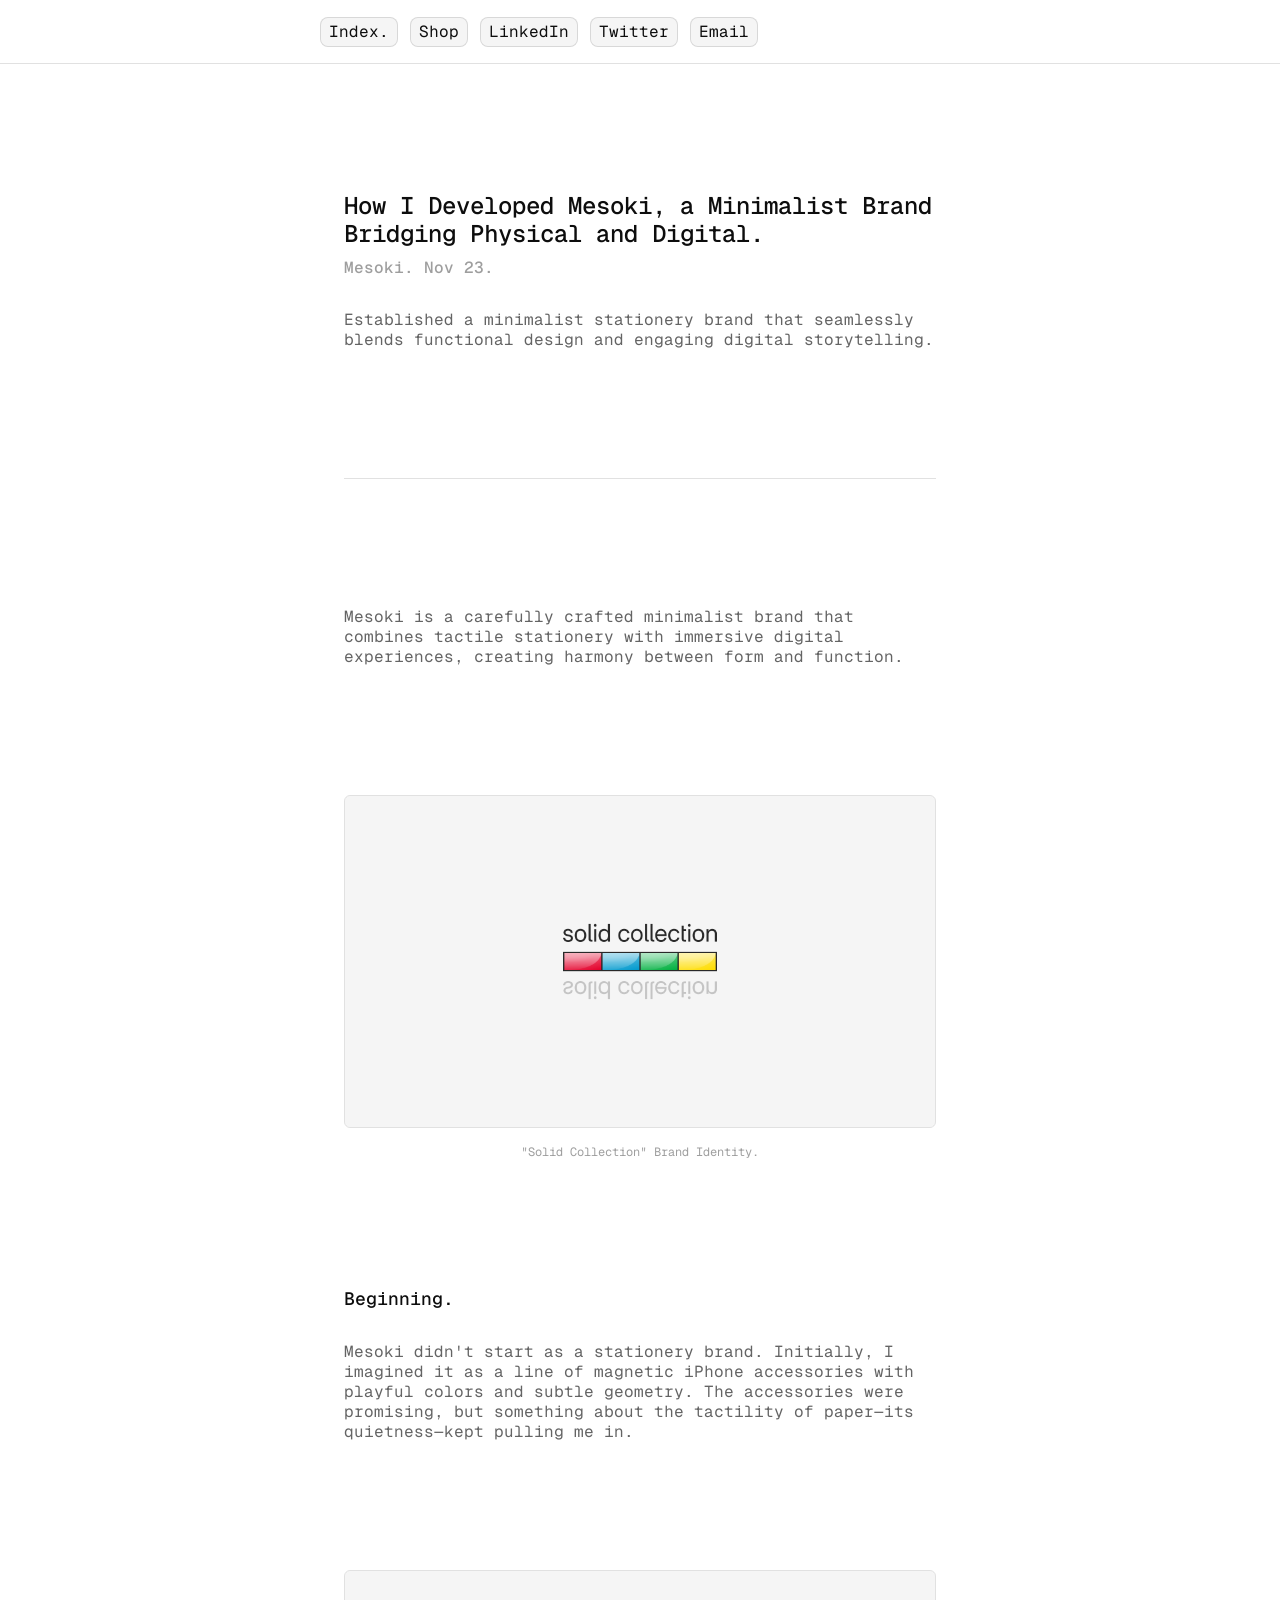
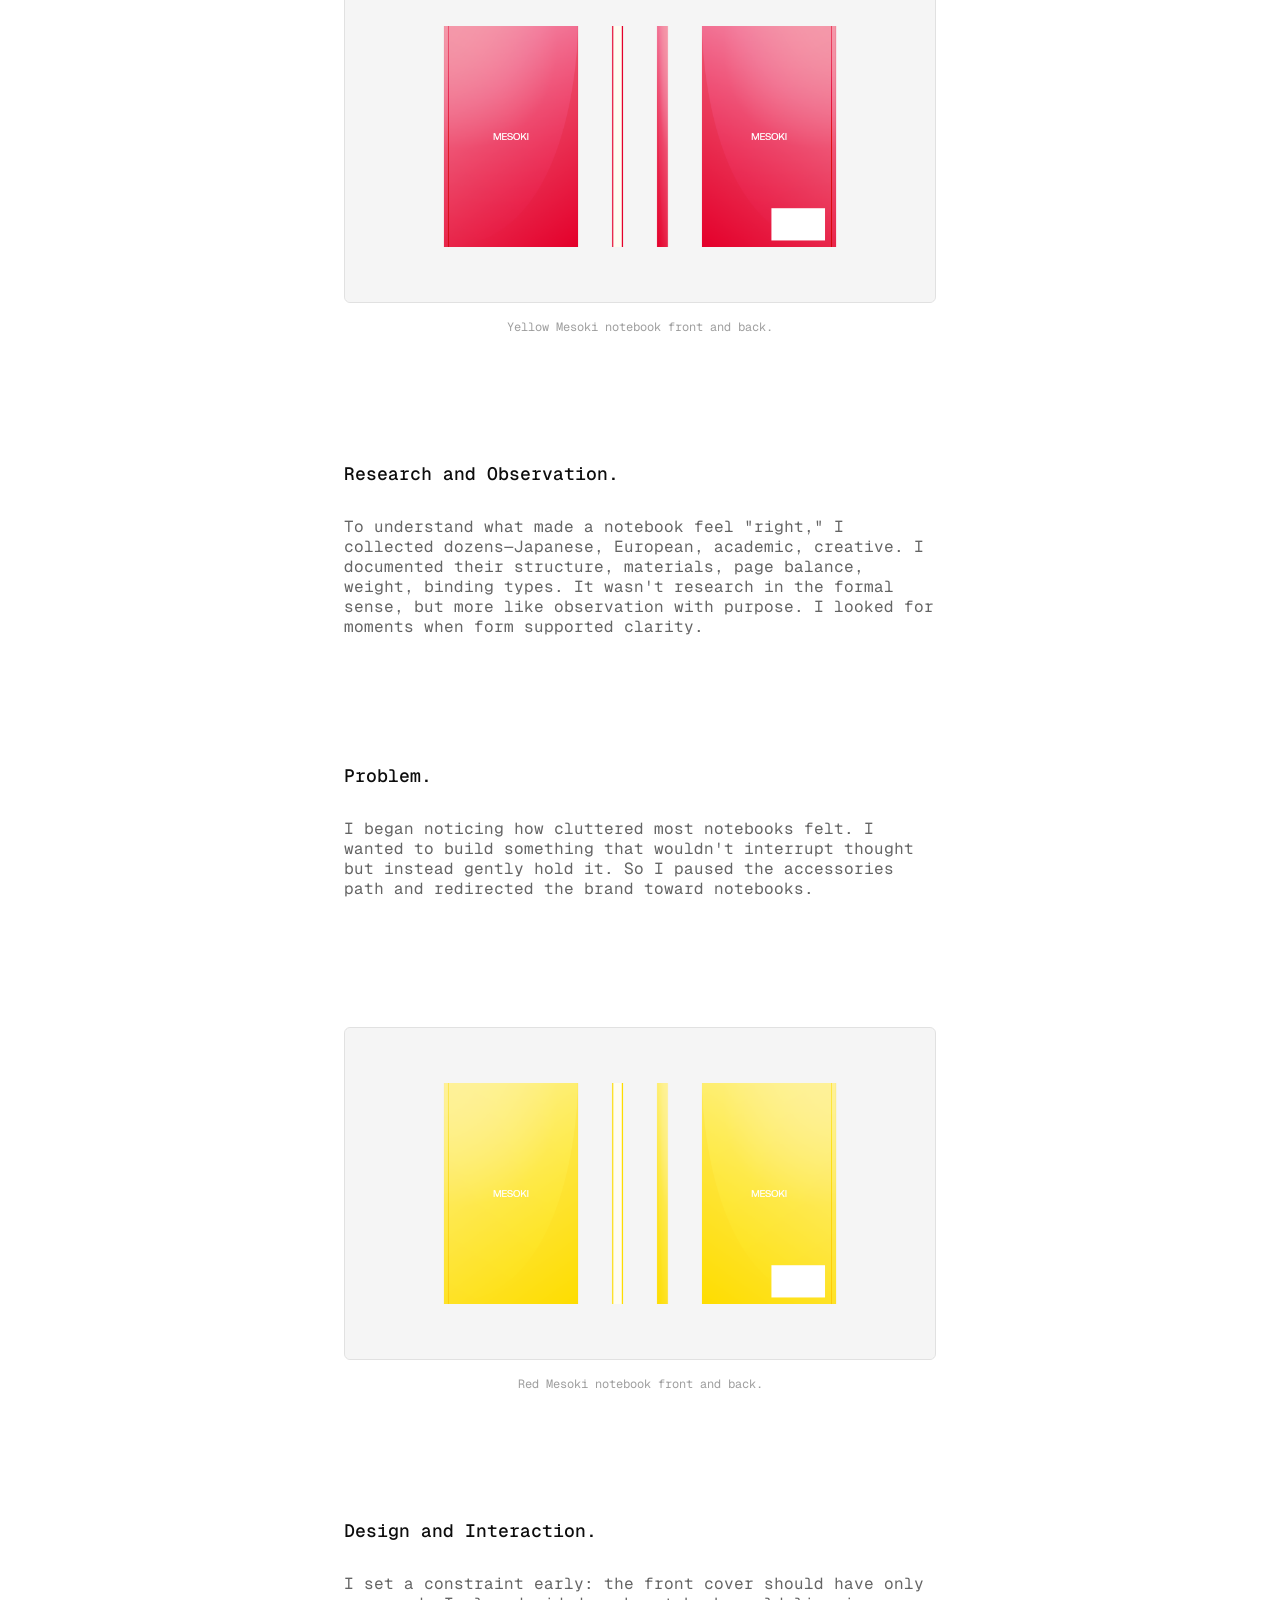
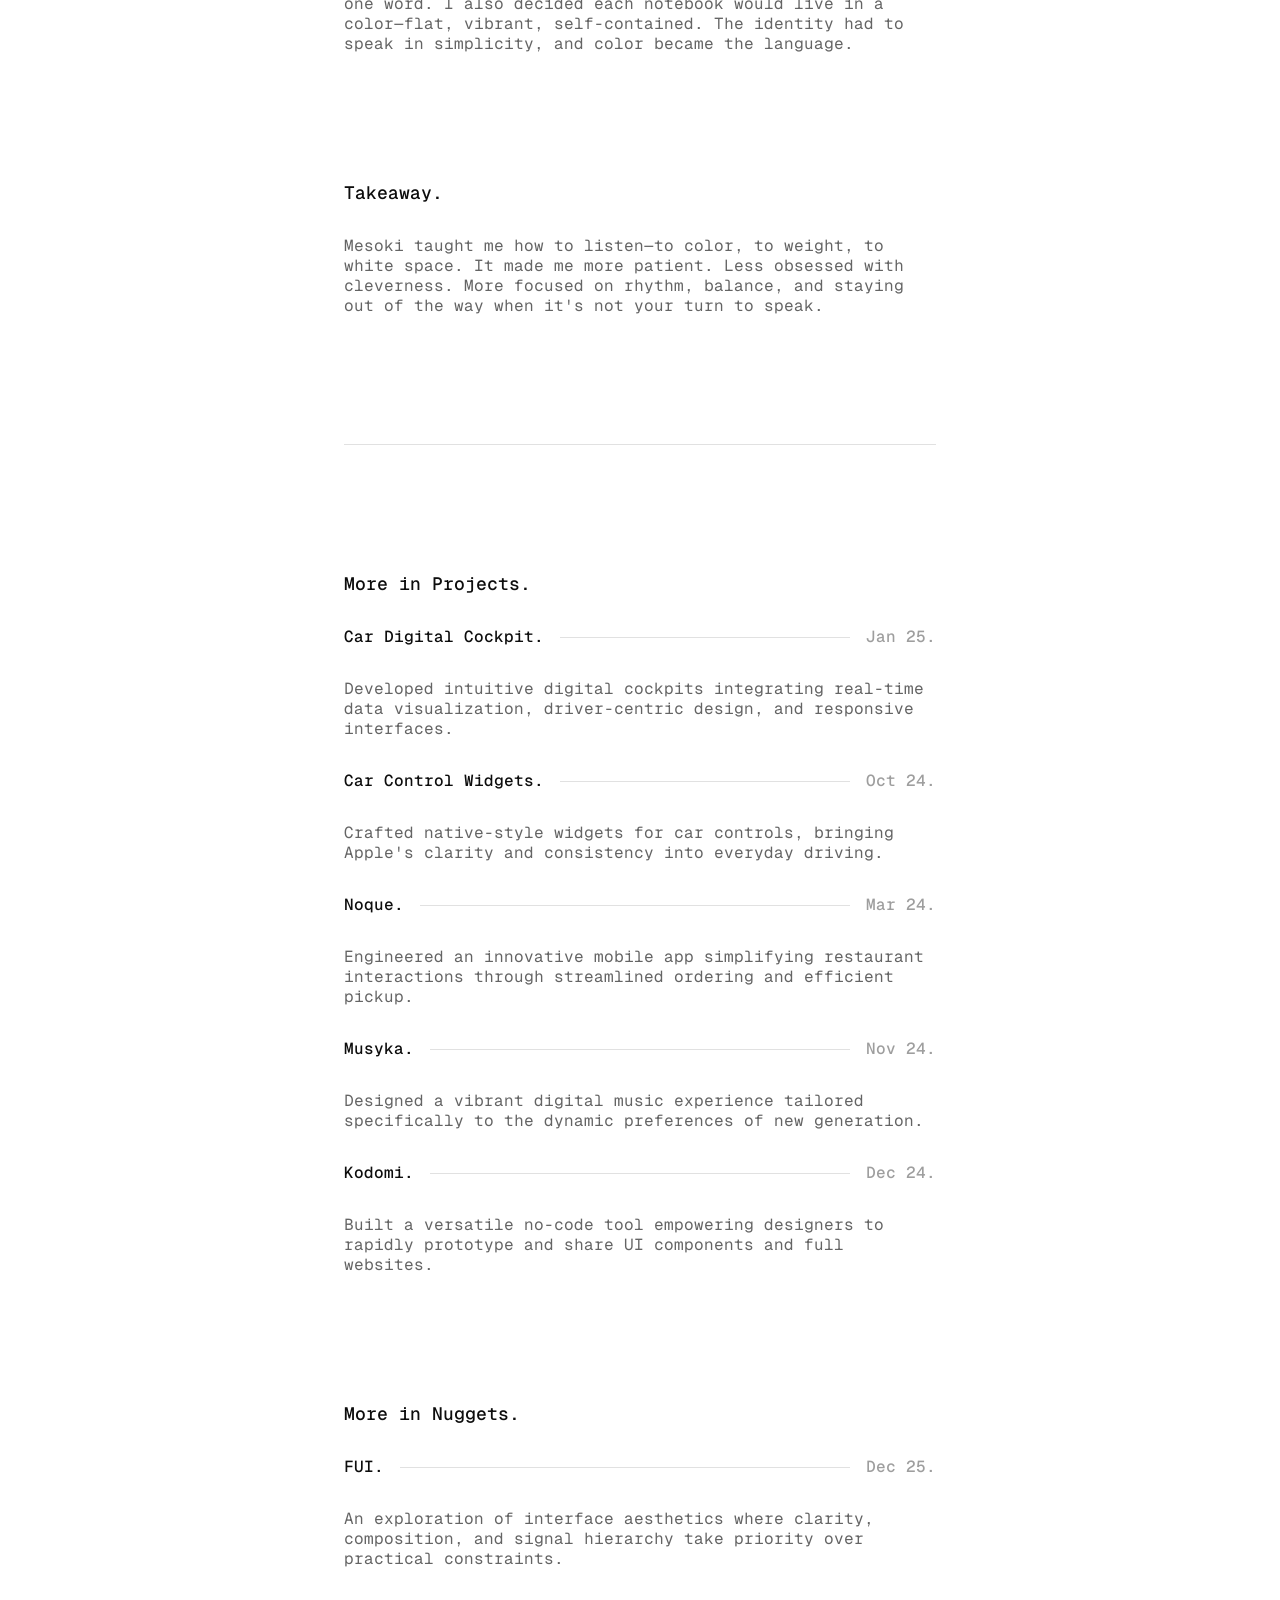
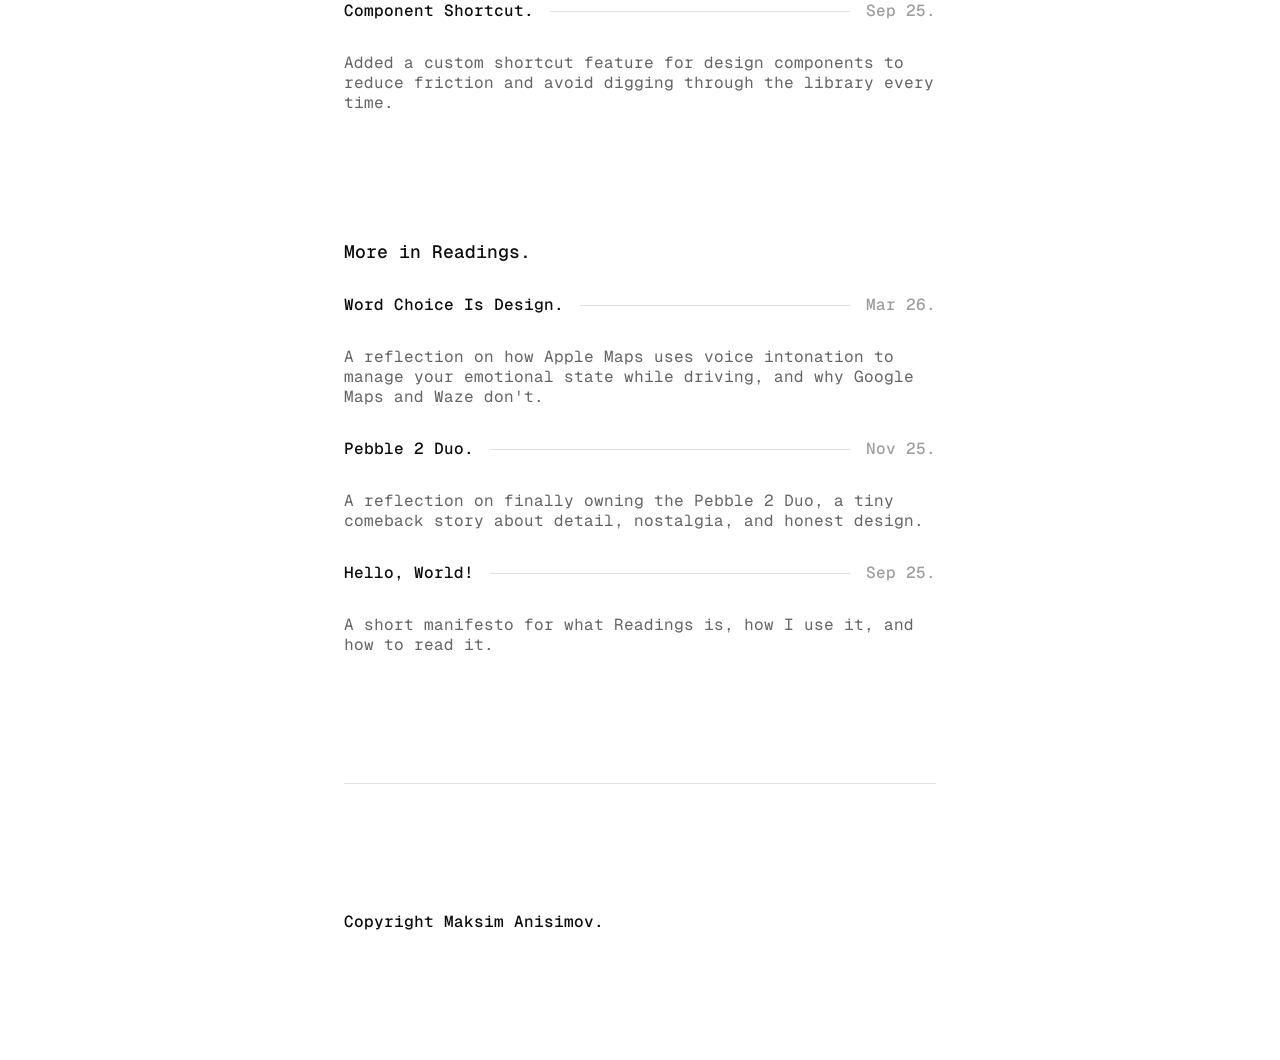
<file: mesoki.html>
<!DOCTYPE html>
<html lang="en">
<head>
  <meta charset="UTF-8">
  <meta name="viewport" content="width=device-width, initial-scale=1.0">
  <title>Mesoki — Maksim Anisimov</title>
  <meta name="description" content="Established a minimalist stationery brand that seamlessly blends functional design and engaging digital storytelling.">
  <link rel="preconnect" href="https://fonts.googleapis.com">
  <link rel="preconnect" href="https://fonts.gstatic.com" crossorigin>
  <link href="https://fonts.googleapis.com/css2?family=Geist+Mono:wght@400;500&display=swap" rel="stylesheet">
  <link rel="stylesheet" href="style.css">
</head>
<body>

  <header class="site-header">
    <nav class="header-nav">
      <a href="index.html" class="btn">Index.</a>
      <a href="https://mesoki.com" target="_blank" rel="noopener" class="btn">Shop</a>
      <a href="https://linkedin.com/in/bbetperf" target="_blank" rel="noopener" class="btn">LinkedIn</a>
      <a href="https://twitter.com/bbetperf" target="_blank" rel="noopener" class="btn">Twitter</a>
      <a href="mailto:hello@bbetperf.com?subject=Hello,%20Max!" class="btn">Email</a>
    </nav>
  </header>

  <main class="page">
    <div class="content">

      <div class="separator"></div>

      <div class="hero">
        <div class="hero-titles">
          <h1 class="hero-name">How I Developed Mesoki, a Minimalist Brand Bridging Physical and Digital.</h1>
          <p class="hero-location">Mesoki. Nov 23.</p>
        </div>
        <p class="hero-tagline">Established a minimalist stationery brand that seamlessly blends functional design and engaging digital storytelling.</p>
      </div>

      <div class="divider"><div class="divider-line"></div></div>

      <div class="section">
        <div class="compact-list">
          <div class="compact-item">
            <p class="compact-desc">Mesoki is a carefully crafted minimalist brand that combines tactile stationery with immersive digital experiences, creating harmony between form and function.</p>
          </div>
        </div>
      </div>

      <div class="separator"></div>

      <div class="project-image-wrap">
        <div class="project-image-frame">
          <div class="project-image-bg"></div>
          <img class="project-img" src="images/mesoki/b777a4e.png" alt="Solid Collection Brand Identity">
        </div>
        <div class="project-image-details">
          <p class="project-date">"Solid Collection" Brand Identity.</p>
        </div>
      </div>

      <div class="separator"></div>

      <div class="section">
        <h2 class="section-title">Beginning.</h2>
        <div class="compact-list">
          <div class="compact-item">
            <p class="compact-desc">Mesoki didn't start as a stationery brand. Initially, I imagined it as a line of magnetic iPhone accessories with playful colors and subtle geometry. The accessories were promising, but something about the tactility of paper—its quietness—kept pulling me in.</p>
          </div>
        </div>
      </div>

      <div class="separator"></div>

      <div class="project-image-wrap">
        <div class="project-image-frame">
          <div class="project-image-bg"></div>
          <img class="project-img" src="images/mesoki/2759c40.png" alt="Yellow Mesoki notebook front and back">
        </div>
        <div class="project-image-details">
          <p class="project-date">Yellow Mesoki notebook front and back.</p>
        </div>
      </div>

      <div class="separator"></div>

      <div class="section">
        <h2 class="section-title">Research and Observation.</h2>
        <div class="compact-list">
          <div class="compact-item">
            <p class="compact-desc">To understand what made a notebook feel "right," I collected dozens—Japanese, European, academic, creative. I documented their structure, materials, page balance, weight, binding types. It wasn't research in the formal sense, but more like observation with purpose. I looked for moments when form supported clarity.</p>
          </div>
        </div>
      </div>

      <div class="separator"></div>

      <div class="section">
        <h2 class="section-title">Problem.</h2>
        <div class="compact-list">
          <div class="compact-item">
            <p class="compact-desc">I began noticing how cluttered most notebooks felt. I wanted to build something that wouldn't interrupt thought but instead gently hold it. So I paused the accessories path and redirected the brand toward notebooks.</p>
          </div>
        </div>
      </div>

      <div class="separator"></div>

      <div class="project-image-wrap">
        <div class="project-image-frame">
          <div class="project-image-bg"></div>
          <img class="project-img" src="images/mesoki/06a3862.png" alt="Red Mesoki notebook front and back">
        </div>
        <div class="project-image-details">
          <p class="project-date">Red Mesoki notebook front and back.</p>
        </div>
      </div>

      <div class="separator"></div>

      <div class="section">
        <h2 class="section-title">Design and Interaction.</h2>
        <div class="compact-list">
          <div class="compact-item">
            <p class="compact-desc">I set a constraint early: the front cover should have only one word. I also decided each notebook would live in a color—flat, vibrant, self-contained. The identity had to speak in simplicity, and color became the language.</p>
          </div>
        </div>
      </div>

      <div class="separator"></div>

      <div class="section">
        <h2 class="section-title">Takeaway.</h2>
        <div class="compact-list">
          <div class="compact-item">
            <p class="compact-desc">Mesoki taught me how to listen—to color, to weight, to white space. It made me more patient. Less obsessed with cleverness. More focused on rhythm, balance, and staying out of the way when it's not your turn to speak.</p>
          </div>
        </div>
      </div>

      <div class="divider"><div class="divider-line"></div></div>

      <div class="section">
        <h2 class="section-title">More in Projects.</h2>
        <div class="compact-list">
          <a href="car-cockpit.html" class="compact-item compact-link">
            <div class="compact-header">
              <span class="compact-name">Car Digital Cockpit.</span>
              <div class="compact-line"></div>
              <span class="compact-date">Jan 25.</span>
            </div>
            <p class="compact-desc">Developed intuitive digital cockpits integrating real-time data visualization, driver-centric design, and responsive interfaces.</p>
          </a>
          <a href="car-widgets.html" class="compact-item compact-link">
            <div class="compact-header">
              <span class="compact-name">Car Control Widgets.</span>
              <div class="compact-line"></div>
              <span class="compact-date">Oct 24.</span>
            </div>
            <p class="compact-desc">Crafted native-style widgets for car controls, bringing Apple's clarity and consistency into everyday driving.</p>
          </a>
          <a href="noque.html" class="compact-item compact-link">
            <div class="compact-header">
              <span class="compact-name">Noque.</span>
              <div class="compact-line"></div>
              <span class="compact-date">Mar 24.</span>
            </div>
            <p class="compact-desc">Engineered an innovative mobile app simplifying restaurant interactions through streamlined ordering and efficient pickup.</p>
          </a>
          <a href="musyka.html" class="compact-item compact-link">
            <div class="compact-header">
              <span class="compact-name">Musyka.</span>
              <div class="compact-line"></div>
              <span class="compact-date">Nov 24.</span>
            </div>
            <p class="compact-desc">Designed a vibrant digital music experience tailored specifically to the dynamic preferences of new generation.</p>
          </a>
          <a href="kodomi.html" class="compact-item compact-link">
            <div class="compact-header">
              <span class="compact-name">Kodomi.</span>
              <div class="compact-line"></div>
              <span class="compact-date">Dec 24.</span>
            </div>
            <p class="compact-desc">Built a versatile no-code tool empowering designers to rapidly prototype and share UI components and full websites.</p>
          </a>
        </div>
      </div>

      <div class="separator"></div>

      <div class="section">
        <h2 class="section-title">More in Nuggets.</h2>
        <div class="compact-list">
          <a href="fui.html" class="compact-item compact-link">
            <div class="compact-header">
              <span class="compact-name">FUI.</span>
              <div class="compact-line"></div>
              <span class="compact-date">Dec 25.</span>
            </div>
            <p class="compact-desc">An exploration of interface aesthetics where clarity, composition, and signal hierarchy take priority over practical constraints.</p>
          </a>
          <a href="component-shortcut.html" class="compact-item compact-link">
            <div class="compact-header">
              <span class="compact-name">Component Shortcut.</span>
              <div class="compact-line"></div>
              <span class="compact-date">Sep 25.</span>
            </div>
            <p class="compact-desc">Added a custom shortcut feature for design components to reduce friction and avoid digging through the library every time.</p>
          </a>
        </div>
      </div>

      <div class="separator"></div>

      <div class="section">
        <h2 class="section-title">More in Readings.</h2>
        <div class="compact-list">
          <a href="word-choice-is-design.html" class="compact-item compact-link">
            <div class="compact-header">
              <span class="compact-name">Word Choice Is Design.</span>
              <div class="compact-line"></div>
              <span class="compact-date">Mar 26.</span>
            </div>
            <p class="compact-desc">A reflection on how Apple Maps uses voice intonation to manage your emotional state while driving, and why Google Maps and Waze don't.</p>
          </a>
          <a href="pebble-2-duo.html" class="compact-item compact-link">
            <div class="compact-header">
              <span class="compact-name">Pebble 2 Duo.</span>
              <div class="compact-line"></div>
              <span class="compact-date">Nov 25.</span>
            </div>
            <p class="compact-desc">A reflection on finally owning the Pebble 2 Duo, a tiny comeback story about detail, nostalgia, and honest design.</p>
          </a>
          <a href="hello-world.html" class="compact-item compact-link">
            <div class="compact-header">
              <span class="compact-name">Hello, World!</span>
              <div class="compact-line"></div>
              <span class="compact-date">Sep 25.</span>
            </div>
            <p class="compact-desc">A short manifesto for what Readings is, how I use it, and how to read it.</p>
          </a>
        </div>
      </div>

      <div class="divider"><div class="divider-line"></div></div>

      <p class="copyright">Copyright Maksim Anisimov.</p>

      <div class="separator"></div>

    </div>
  </main>

</body>
</html>
</file>
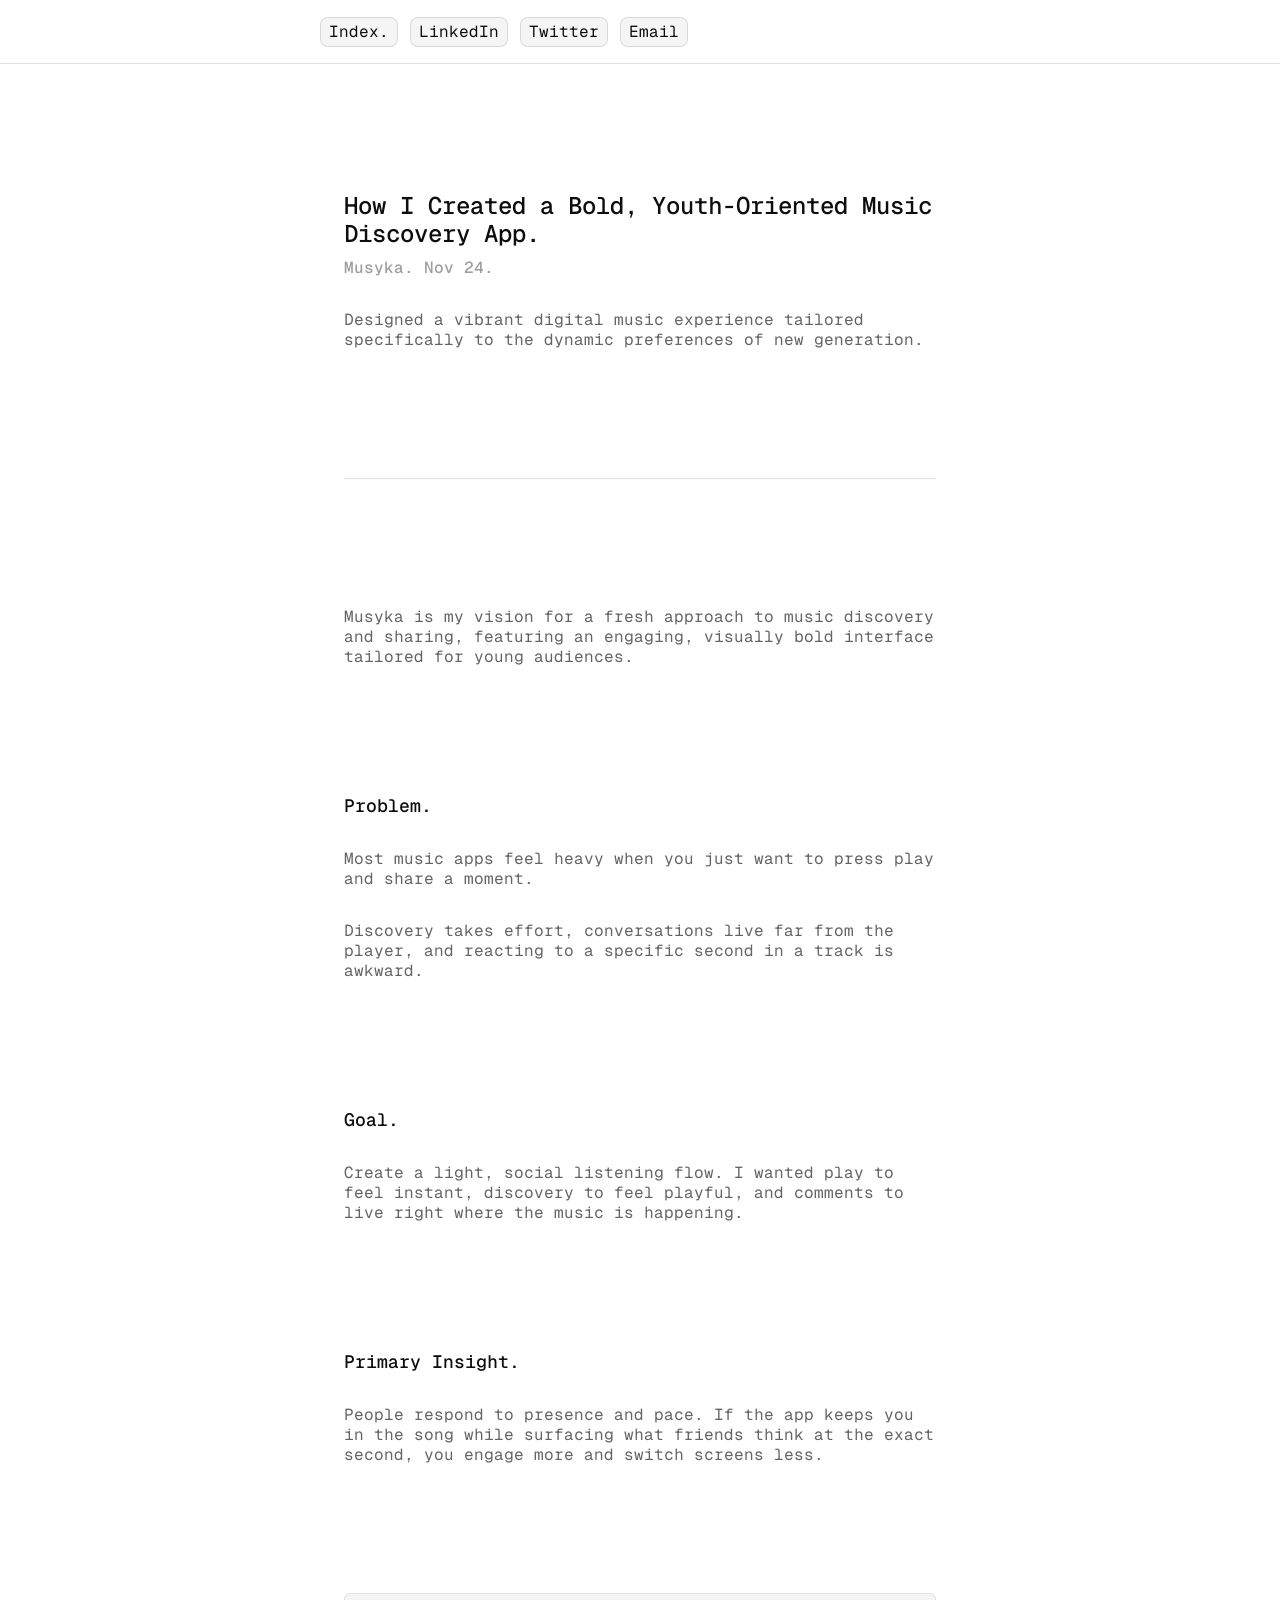
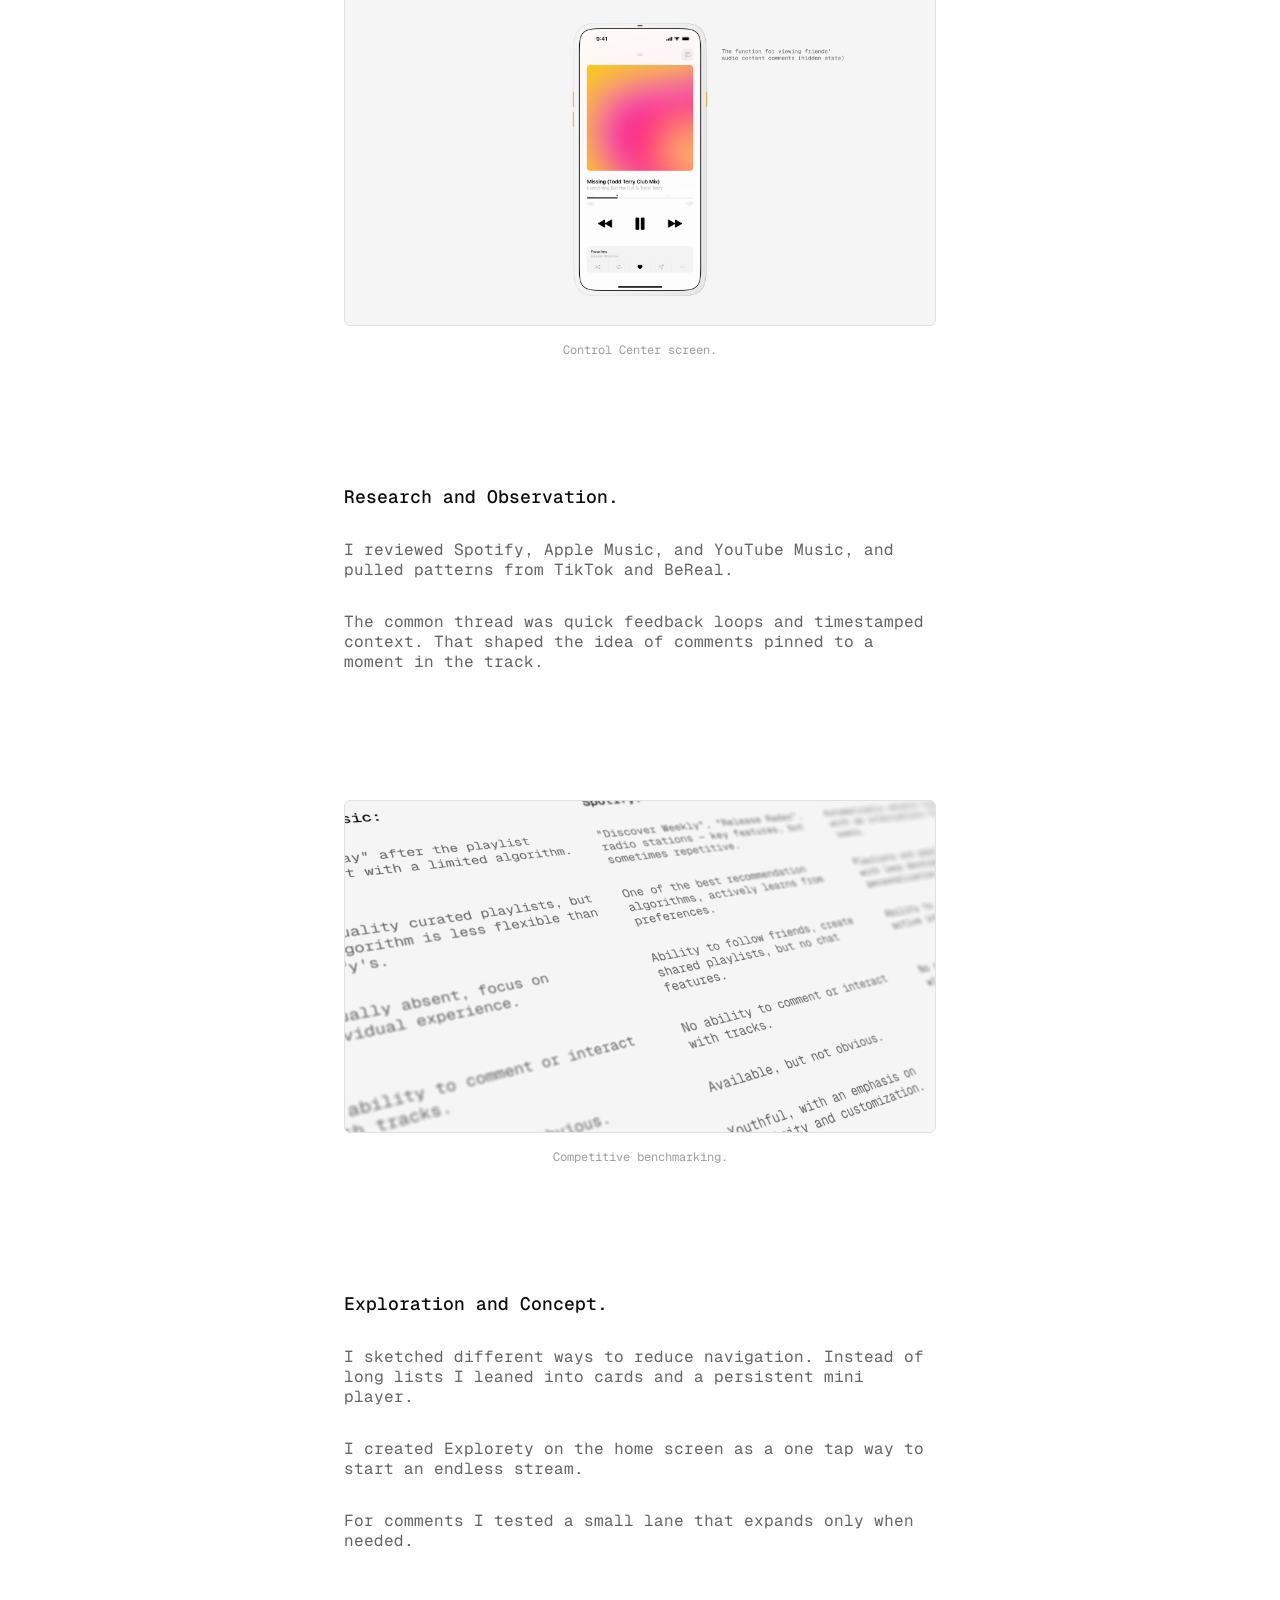
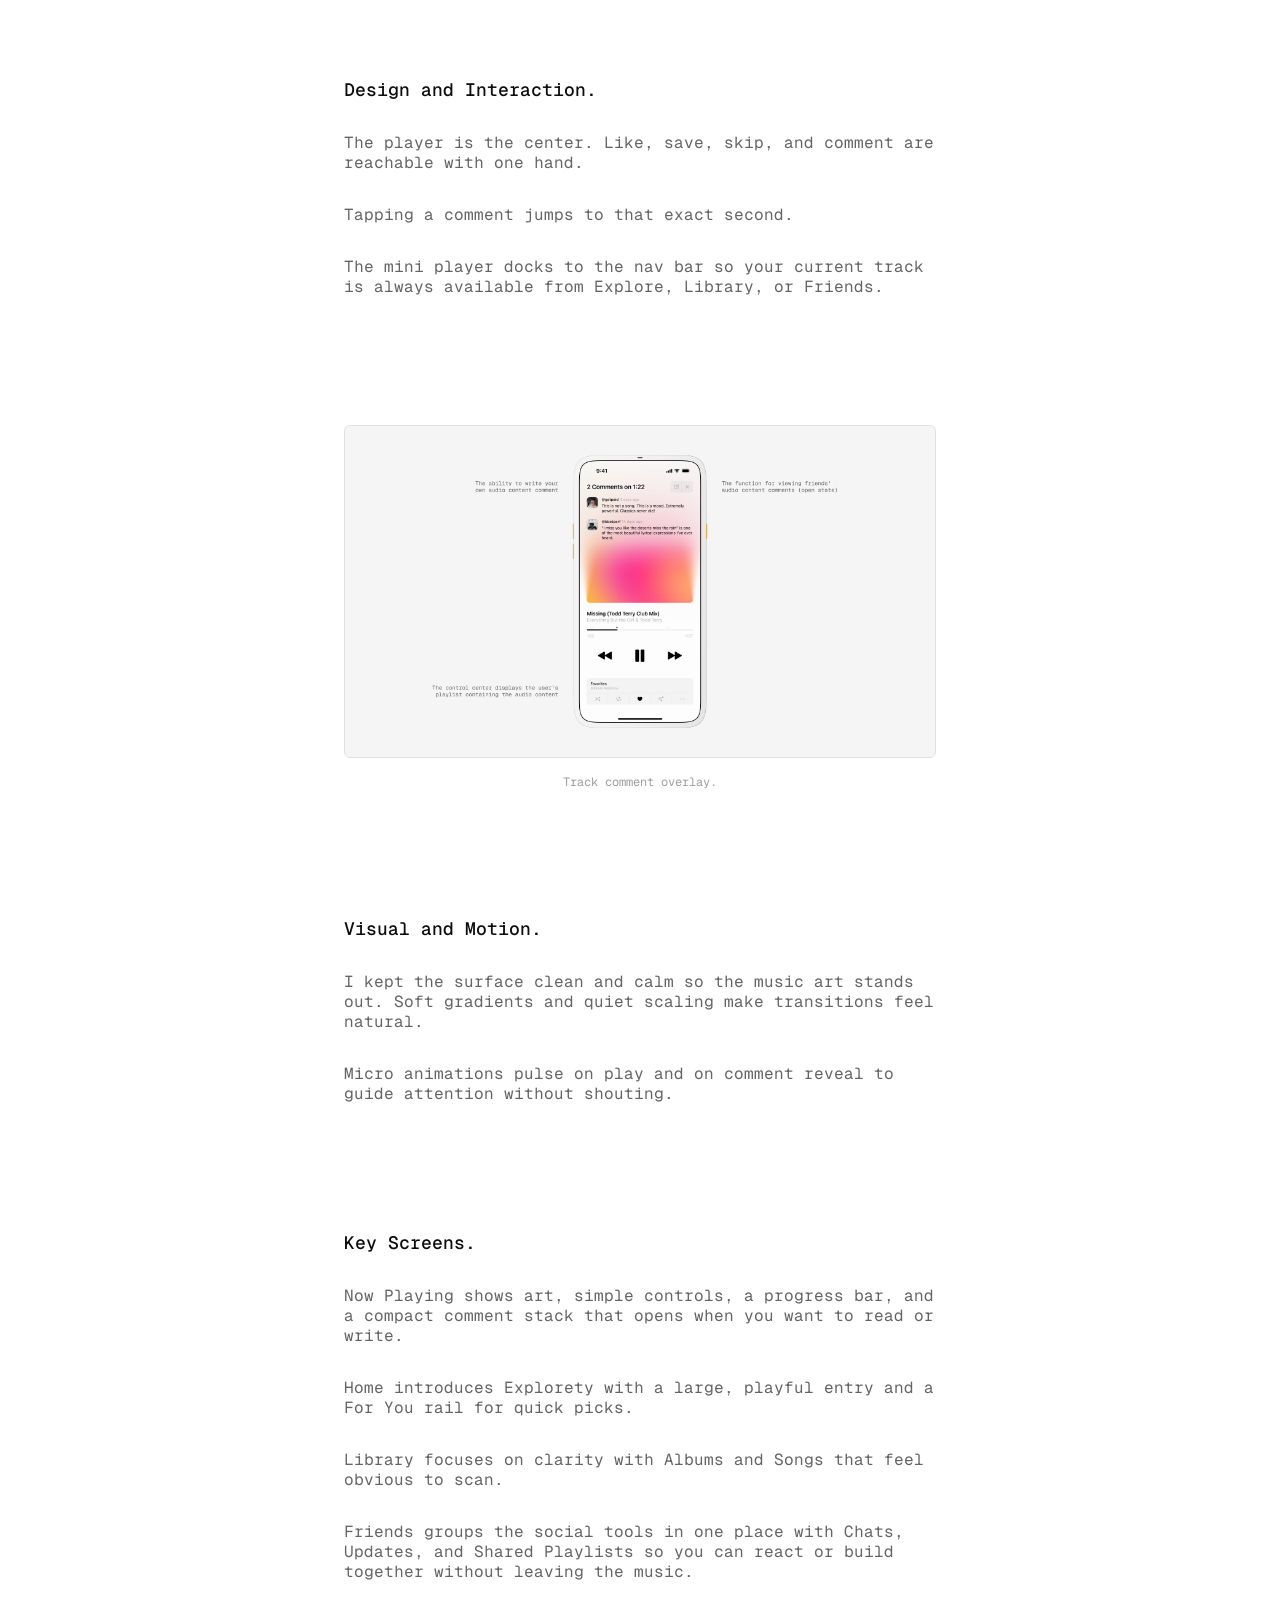
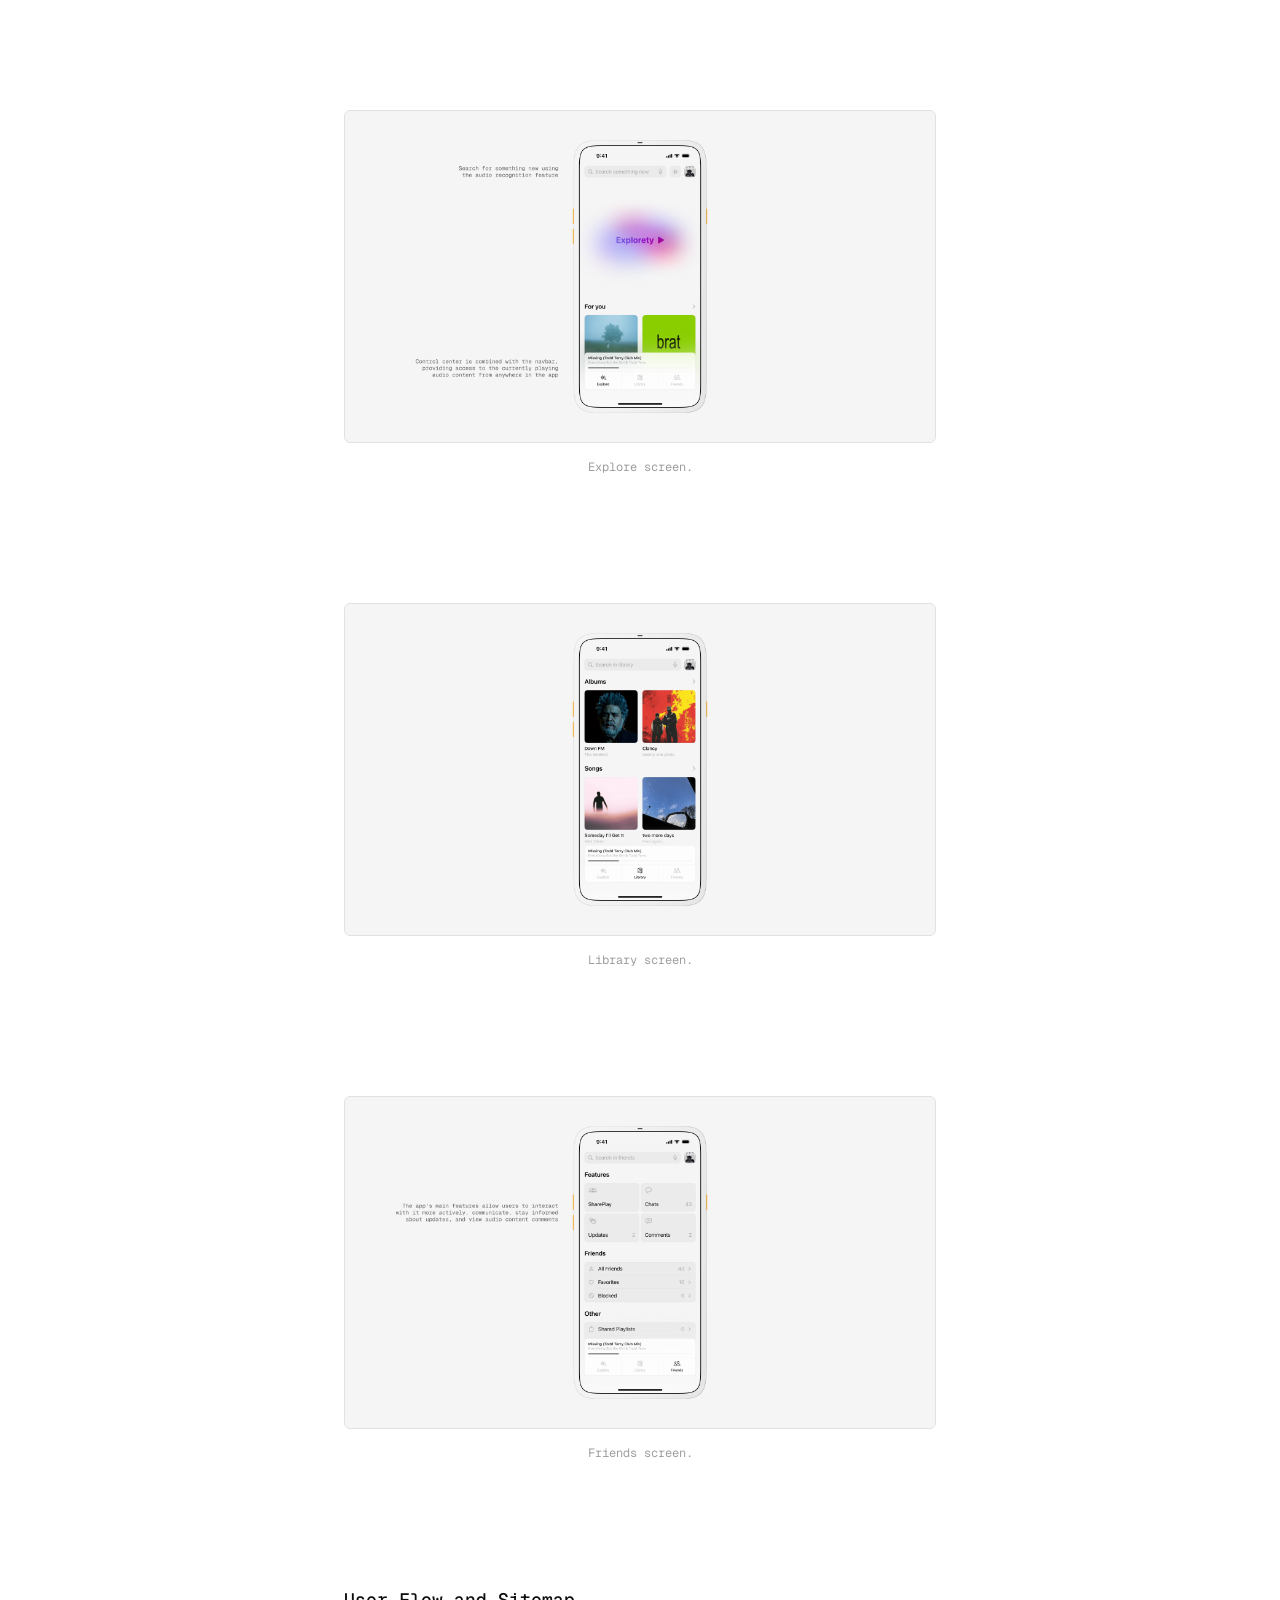
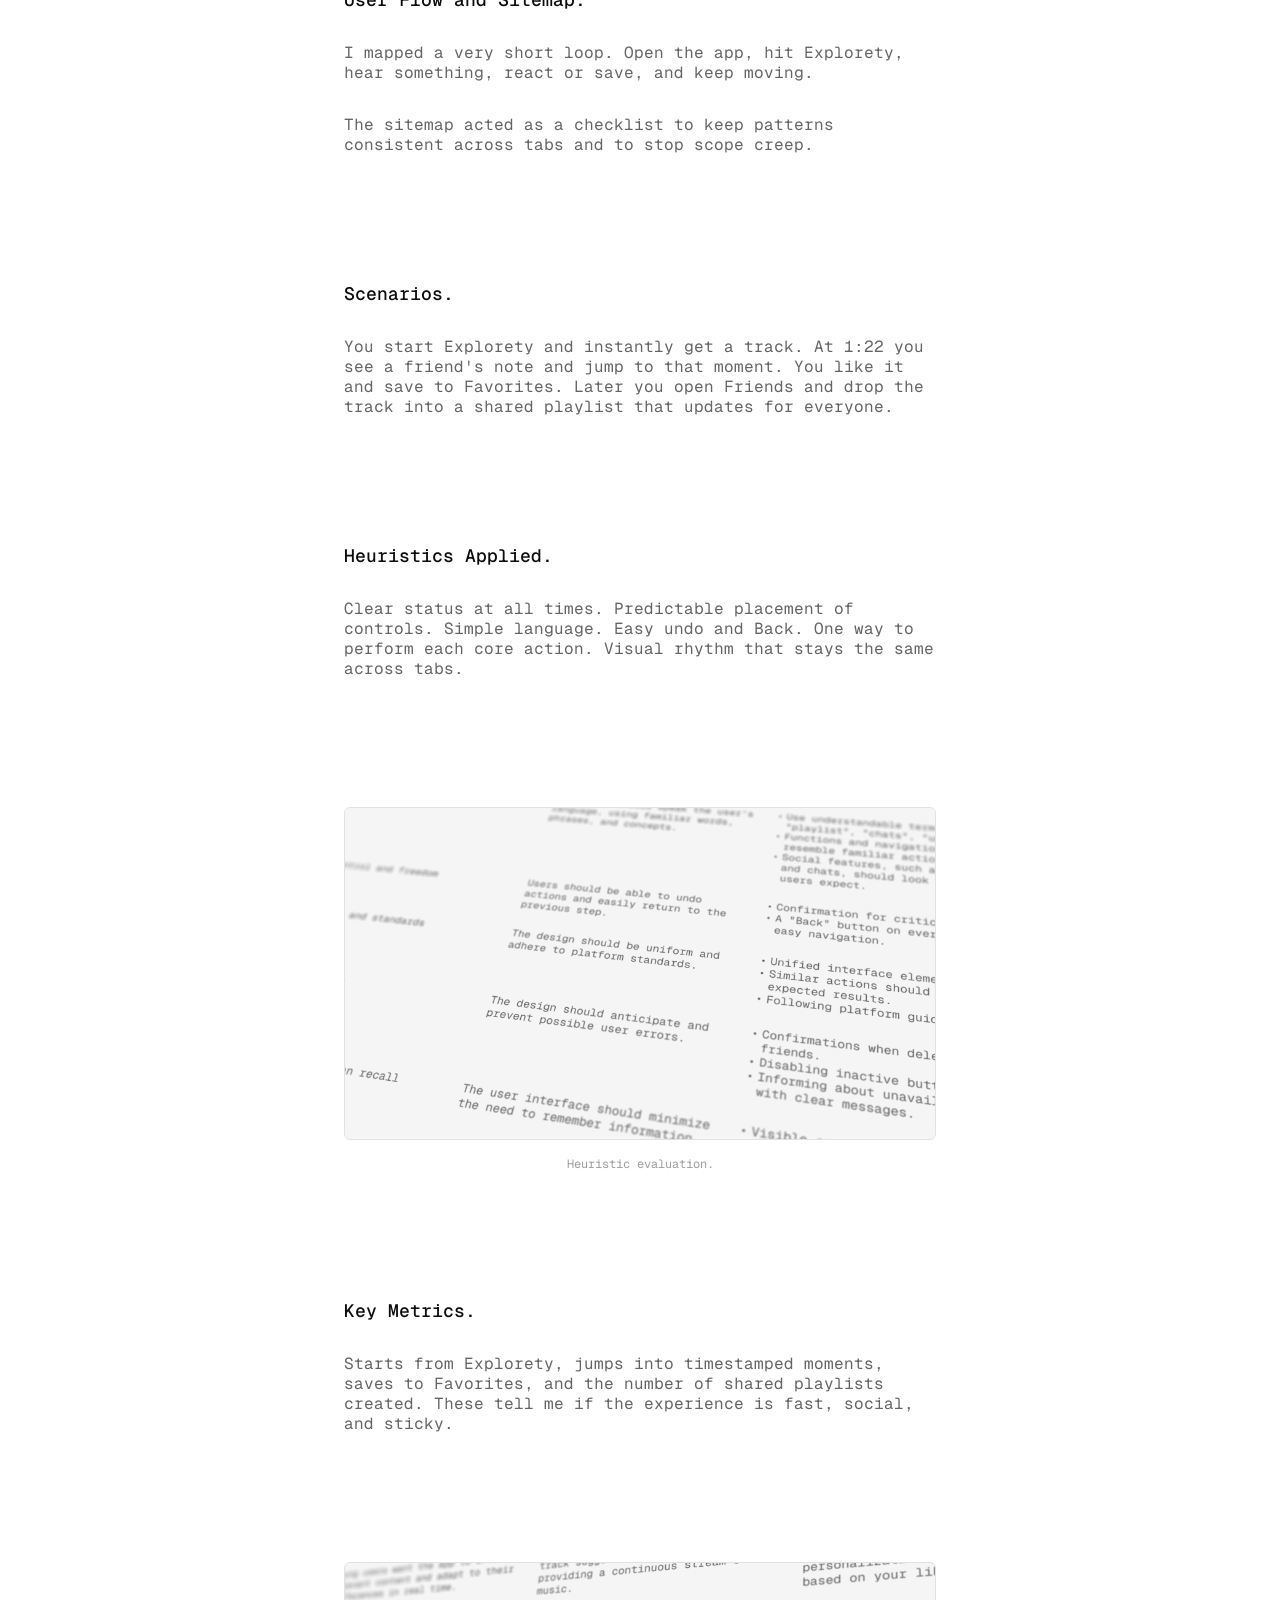
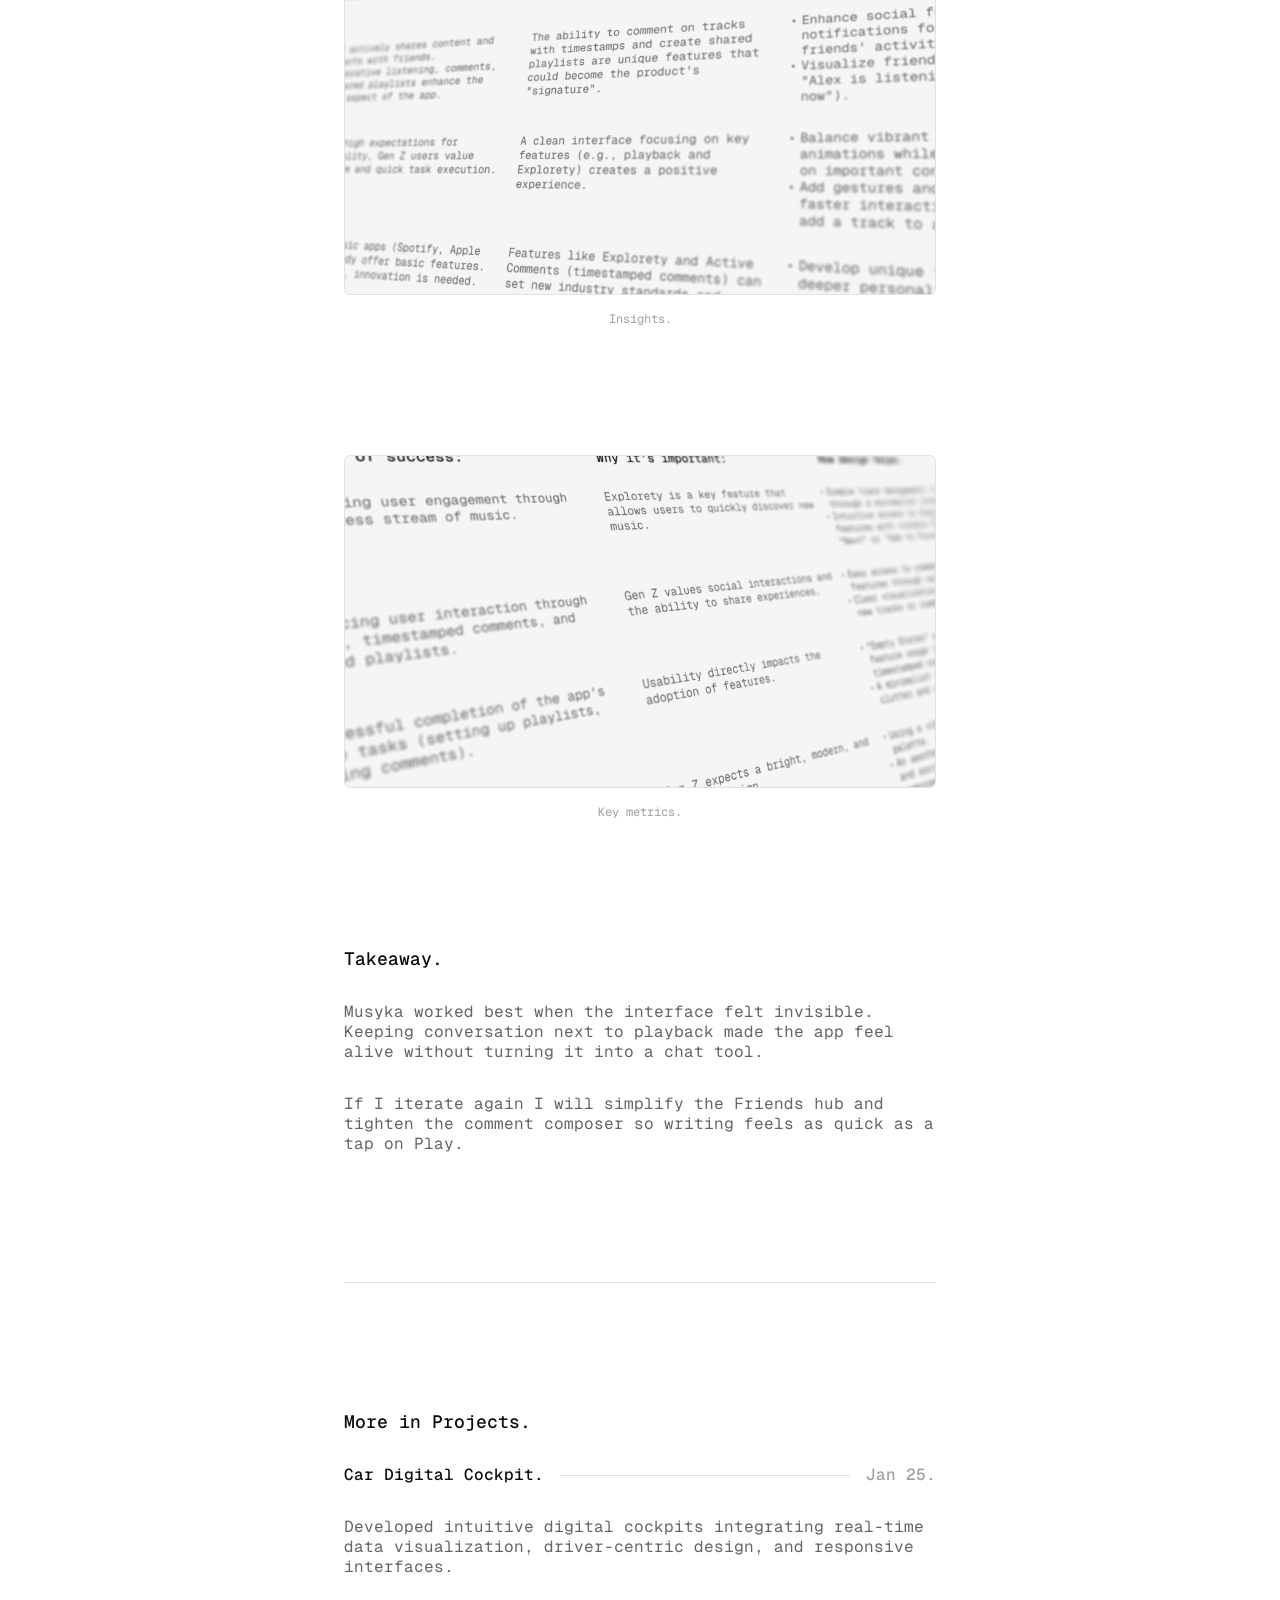
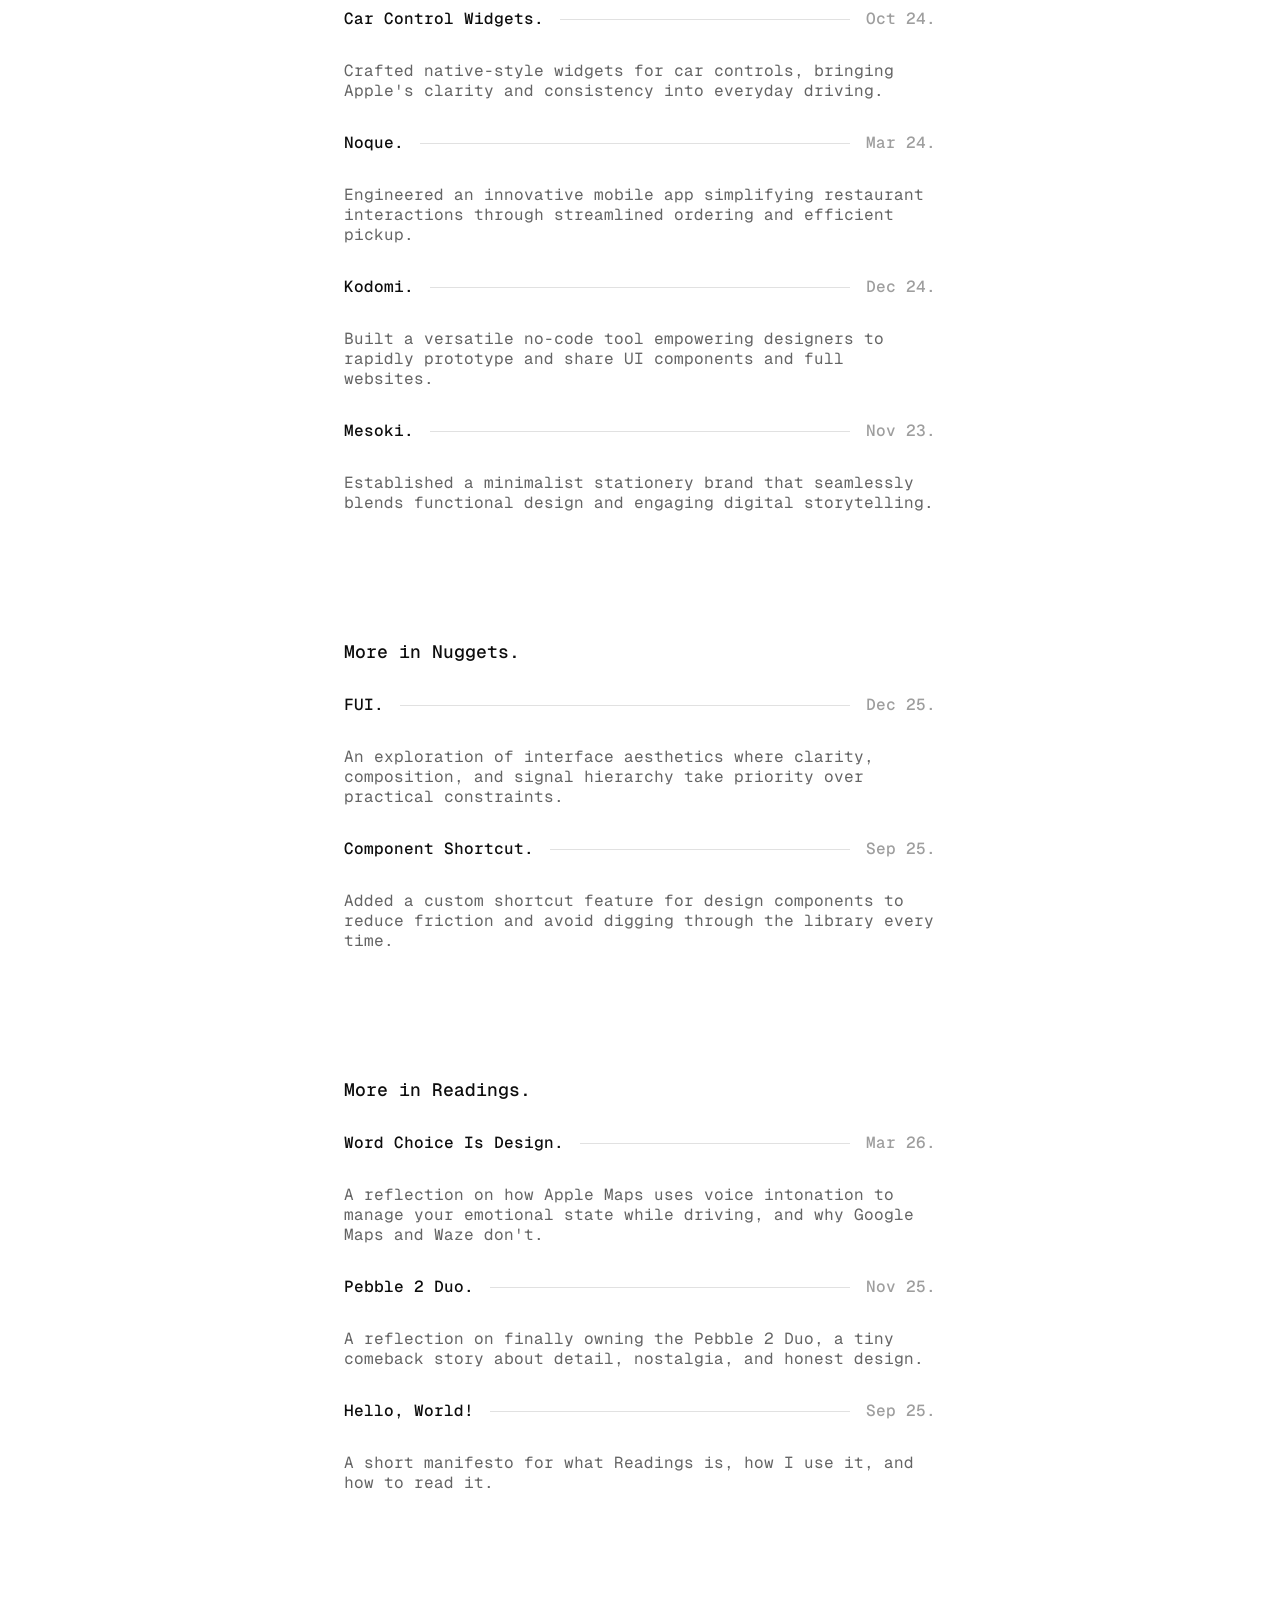
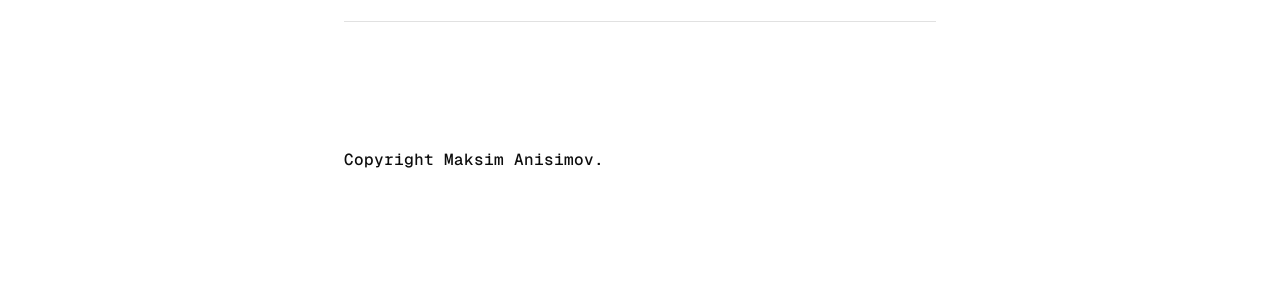
<file: musyka.html>
<!DOCTYPE html>
<html lang="en">
<head>
  <meta charset="UTF-8">
  <meta name="viewport" content="width=device-width, initial-scale=1.0">
  <title>Musyka — Maksim Anisimov</title>
  <meta name="description" content="Designed a vibrant digital music experience tailored specifically to the dynamic preferences of new generation.">
  <link rel="preconnect" href="https://fonts.googleapis.com">
  <link rel="preconnect" href="https://fonts.gstatic.com" crossorigin>
  <link href="https://fonts.googleapis.com/css2?family=Geist+Mono:wght@400;500&display=swap" rel="stylesheet">
  <link rel="stylesheet" href="style.css">
</head>
<body>

  <header class="site-header">
    <nav class="header-nav">
      <a href="index.html" class="btn">Index.</a>
      <a href="https://linkedin.com/in/bbetperf" target="_blank" rel="noopener" class="btn">LinkedIn</a>
      <a href="https://twitter.com/bbetperf" target="_blank" rel="noopener" class="btn">Twitter</a>
      <a href="mailto:hello@bbetperf.com?subject=Hello,%20Max!" class="btn">Email</a>
    </nav>
  </header>

  <main class="page">
    <div class="content">

      <div class="separator"></div>

      <div class="hero">
        <div class="hero-titles">
          <h1 class="hero-name">How I Created a Bold, Youth-Oriented Music Discovery App.</h1>
          <p class="hero-location">Musyka. Nov 24.</p>
        </div>
        <p class="hero-tagline">Designed a vibrant digital music experience tailored specifically to the dynamic preferences of new generation.</p>
      </div>

      <div class="divider"><div class="divider-line"></div></div>

      <div class="section">
        <div class="compact-list">
          <div class="compact-item">
            <p class="compact-desc">Musyka is my vision for a fresh approach to music discovery and sharing, featuring an engaging, visually bold interface tailored for young audiences.</p>
          </div>
        </div>
      </div>

      <div class="separator"></div>

      <div class="section">
        <h2 class="section-title">Problem.</h2>
        <div class="compact-list">
          <div class="compact-item">
            <p class="compact-desc">Most music apps feel heavy when you just want to press play and share a moment.</p>
          </div>
          <div class="compact-item">
            <p class="compact-desc">Discovery takes effort, conversations live far from the player, and reacting to a specific second in a track is awkward.</p>
          </div>
        </div>
      </div>

      <div class="separator"></div>

      <div class="section">
        <h2 class="section-title">Goal.</h2>
        <div class="compact-list">
          <div class="compact-item">
            <p class="compact-desc">Create a light, social listening flow. I wanted play to feel instant, discovery to feel playful, and comments to live right where the music is happening.</p>
          </div>
        </div>
      </div>

      <div class="separator"></div>

      <div class="section">
        <h2 class="section-title">Primary Insight.</h2>
        <div class="compact-list">
          <div class="compact-item">
            <p class="compact-desc">People respond to presence and pace. If the app keeps you in the song while surfacing what friends think at the exact second, you engage more and switch screens less.</p>
          </div>
        </div>
      </div>

      <div class="separator"></div>

      <div class="project-image-wrap">
        <div class="project-image-frame">
          <div class="project-image-bg"></div>
          <img class="project-img" src="images/musyka/ef37892.png" alt="Control Center screen">
        </div>
        <div class="project-image-details">
          <p class="project-date">Control Center screen.</p>
        </div>
      </div>

      <div class="separator"></div>

      <div class="section">
        <h2 class="section-title">Research and Observation.</h2>
        <div class="compact-list">
          <div class="compact-item">
            <p class="compact-desc">I reviewed Spotify, Apple Music, and YouTube Music, and pulled patterns from TikTok and BeReal.</p>
          </div>
          <div class="compact-item">
            <p class="compact-desc">The common thread was quick feedback loops and timestamped context. That shaped the idea of comments pinned to a moment in the track.</p>
          </div>
        </div>
      </div>

      <div class="separator"></div>

      <div class="project-image-wrap">
        <div class="project-image-frame">
          <div class="project-image-bg"></div>
          <img class="project-img" src="images/musyka/e50bc43.png" alt="Competitive benchmarking">
        </div>
        <div class="project-image-details">
          <p class="project-date">Competitive benchmarking.</p>
        </div>
      </div>

      <div class="separator"></div>

      <div class="section">
        <h2 class="section-title">Exploration and Concept.</h2>
        <div class="compact-list">
          <div class="compact-item">
            <p class="compact-desc">I sketched different ways to reduce navigation. Instead of long lists I leaned into cards and a persistent mini player.</p>
          </div>
          <div class="compact-item">
            <p class="compact-desc">I created Explorety on the home screen as a one tap way to start an endless stream.</p>
          </div>
          <div class="compact-item">
            <p class="compact-desc">For comments I tested a small lane that expands only when needed.</p>
          </div>
        </div>
      </div>

      <div class="separator"></div>

      <div class="section">
        <h2 class="section-title">Design and Interaction.</h2>
        <div class="compact-list">
          <div class="compact-item">
            <p class="compact-desc">The player is the center. Like, save, skip, and comment are reachable with one hand.</p>
          </div>
          <div class="compact-item">
            <p class="compact-desc">Tapping a comment jumps to that exact second.</p>
          </div>
          <div class="compact-item">
            <p class="compact-desc">The mini player docks to the nav bar so your current track is always available from Explore, Library, or Friends.</p>
          </div>
        </div>
      </div>

      <div class="separator"></div>

      <div class="project-image-wrap">
        <div class="project-image-frame">
          <div class="project-image-bg"></div>
          <img class="project-img" src="images/musyka/2cf4779.png" alt="Track comment overlay">
        </div>
        <div class="project-image-details">
          <p class="project-date">Track comment overlay.</p>
        </div>
      </div>

      <div class="separator"></div>

      <div class="section">
        <h2 class="section-title">Visual and Motion.</h2>
        <div class="compact-list">
          <div class="compact-item">
            <p class="compact-desc">I kept the surface clean and calm so the music art stands out. Soft gradients and quiet scaling make transitions feel natural.</p>
          </div>
          <div class="compact-item">
            <p class="compact-desc">Micro animations pulse on play and on comment reveal to guide attention without shouting.</p>
          </div>
        </div>
      </div>

      <div class="separator"></div>

      <div class="section">
        <h2 class="section-title">Key Screens.</h2>
        <div class="compact-list">
          <div class="compact-item">
            <p class="compact-desc">Now Playing shows art, simple controls, a progress bar, and a compact comment stack that opens when you want to read or write.</p>
          </div>
          <div class="compact-item">
            <p class="compact-desc">Home introduces Explorety with a large, playful entry and a For You rail for quick picks.</p>
          </div>
          <div class="compact-item">
            <p class="compact-desc">Library focuses on clarity with Albums and Songs that feel obvious to scan.</p>
          </div>
          <div class="compact-item">
            <p class="compact-desc">Friends groups the social tools in one place with Chats, Updates, and Shared Playlists so you can react or build together without leaving the music.</p>
          </div>
        </div>
      </div>

      <div class="separator"></div>

      <div class="project-image-wrap">
        <div class="project-image-frame">
          <div class="project-image-bg"></div>
          <img class="project-img" src="images/musyka/3a48e43.png" alt="Explore screen">
        </div>
        <div class="project-image-details">
          <p class="project-date">Explore screen.</p>
        </div>
      </div>

      <div class="separator"></div>

      <div class="project-image-wrap">
        <div class="project-image-frame">
          <div class="project-image-bg"></div>
          <img class="project-img" src="images/musyka/17f8931.png" alt="Library screen">
        </div>
        <div class="project-image-details">
          <p class="project-date">Library screen.</p>
        </div>
      </div>

      <div class="separator"></div>

      <div class="project-image-wrap">
        <div class="project-image-frame">
          <div class="project-image-bg"></div>
          <img class="project-img" src="images/musyka/9230ec4.png" alt="Friends screen">
        </div>
        <div class="project-image-details">
          <p class="project-date">Friends screen.</p>
        </div>
      </div>

      <div class="separator"></div>

      <div class="section">
        <h2 class="section-title">User Flow and Sitemap.</h2>
        <div class="compact-list">
          <div class="compact-item">
            <p class="compact-desc">I mapped a very short loop. Open the app, hit Explorety, hear something, react or save, and keep moving.</p>
          </div>
          <div class="compact-item">
            <p class="compact-desc">The sitemap acted as a checklist to keep patterns consistent across tabs and to stop scope creep.</p>
          </div>
        </div>
      </div>

      <div class="separator"></div>

      <div class="section">
        <h2 class="section-title">Scenarios.</h2>
        <div class="compact-list">
          <div class="compact-item">
            <p class="compact-desc">You start Explorety and instantly get a track. At 1:22 you see a friend's note and jump to that moment. You like it and save to Favorites. Later you open Friends and drop the track into a shared playlist that updates for everyone.</p>
          </div>
        </div>
      </div>

      <div class="separator"></div>

      <div class="section">
        <h2 class="section-title">Heuristics Applied.</h2>
        <div class="compact-list">
          <div class="compact-item">
            <p class="compact-desc">Clear status at all times. Predictable placement of controls. Simple language. Easy undo and Back. One way to perform each core action. Visual rhythm that stays the same across tabs.</p>
          </div>
        </div>
      </div>

      <div class="separator"></div>

      <div class="project-image-wrap">
        <div class="project-image-frame">
          <div class="project-image-bg"></div>
          <img class="project-img" src="images/musyka/6c6996e.png" alt="Heuristic evaluation">
        </div>
        <div class="project-image-details">
          <p class="project-date">Heuristic evaluation.</p>
        </div>
      </div>

      <div class="separator"></div>

      <div class="section">
        <h2 class="section-title">Key Metrics.</h2>
        <div class="compact-list">
          <div class="compact-item">
            <p class="compact-desc">Starts from Explorety, jumps into timestamped moments, saves to Favorites, and the number of shared playlists created. These tell me if the experience is fast, social, and sticky.</p>
          </div>
        </div>
      </div>

      <div class="separator"></div>

      <div class="project-image-wrap">
        <div class="project-image-frame">
          <div class="project-image-bg"></div>
          <img class="project-img" src="images/musyka/29d2709.png" alt="Insights">
        </div>
        <div class="project-image-details">
          <p class="project-date">Insights.</p>
        </div>
      </div>

      <div class="separator"></div>

      <div class="project-image-wrap">
        <div class="project-image-frame">
          <div class="project-image-bg"></div>
          <img class="project-img" src="images/musyka/8322277.png" alt="Key metrics">
        </div>
        <div class="project-image-details">
          <p class="project-date">Key metrics.</p>
        </div>
      </div>

      <div class="separator"></div>

      <div class="section">
        <h2 class="section-title">Takeaway.</h2>
        <div class="compact-list">
          <div class="compact-item">
            <p class="compact-desc">Musyka worked best when the interface felt invisible. Keeping conversation next to playback made the app feel alive without turning it into a chat tool.</p>
          </div>
          <div class="compact-item">
            <p class="compact-desc">If I iterate again I will simplify the Friends hub and tighten the comment composer so writing feels as quick as a tap on Play.</p>
          </div>
        </div>
      </div>

      <div class="divider"><div class="divider-line"></div></div>

      <div class="section">
        <h2 class="section-title">More in Projects.</h2>
        <div class="compact-list">
          <a href="car-cockpit.html" class="compact-item compact-link">
            <div class="compact-header">
              <span class="compact-name">Car Digital Cockpit.</span>
              <div class="compact-line"></div>
              <span class="compact-date">Jan 25.</span>
            </div>
            <p class="compact-desc">Developed intuitive digital cockpits integrating real-time data visualization, driver-centric design, and responsive interfaces.</p>
          </a>
          <a href="car-widgets.html" class="compact-item compact-link">
            <div class="compact-header">
              <span class="compact-name">Car Control Widgets.</span>
              <div class="compact-line"></div>
              <span class="compact-date">Oct 24.</span>
            </div>
            <p class="compact-desc">Crafted native-style widgets for car controls, bringing Apple's clarity and consistency into everyday driving.</p>
          </a>
          <a href="noque.html" class="compact-item compact-link">
            <div class="compact-header">
              <span class="compact-name">Noque.</span>
              <div class="compact-line"></div>
              <span class="compact-date">Mar 24.</span>
            </div>
            <p class="compact-desc">Engineered an innovative mobile app simplifying restaurant interactions through streamlined ordering and efficient pickup.</p>
          </a>
          <a href="kodomi.html" class="compact-item compact-link">
            <div class="compact-header">
              <span class="compact-name">Kodomi.</span>
              <div class="compact-line"></div>
              <span class="compact-date">Dec 24.</span>
            </div>
            <p class="compact-desc">Built a versatile no-code tool empowering designers to rapidly prototype and share UI components and full websites.</p>
          </a>
          <a href="mesoki.html" class="compact-item compact-link">
            <div class="compact-header">
              <span class="compact-name">Mesoki.</span>
              <div class="compact-line"></div>
              <span class="compact-date">Nov 23.</span>
            </div>
            <p class="compact-desc">Established a minimalist stationery brand that seamlessly blends functional design and engaging digital storytelling.</p>
          </a>
        </div>
      </div>

      <div class="separator"></div>

      <div class="section">
        <h2 class="section-title">More in Nuggets.</h2>
        <div class="compact-list">
          <a href="fui.html" class="compact-item compact-link">
            <div class="compact-header">
              <span class="compact-name">FUI.</span>
              <div class="compact-line"></div>
              <span class="compact-date">Dec 25.</span>
            </div>
            <p class="compact-desc">An exploration of interface aesthetics where clarity, composition, and signal hierarchy take priority over practical constraints.</p>
          </a>
          <a href="component-shortcut.html" class="compact-item compact-link">
            <div class="compact-header">
              <span class="compact-name">Component Shortcut.</span>
              <div class="compact-line"></div>
              <span class="compact-date">Sep 25.</span>
            </div>
            <p class="compact-desc">Added a custom shortcut feature for design components to reduce friction and avoid digging through the library every time.</p>
          </a>
        </div>
      </div>

      <div class="separator"></div>

      <div class="section">
        <h2 class="section-title">More in Readings.</h2>
        <div class="compact-list">
          <a href="word-choice-is-design.html" class="compact-item compact-link">
            <div class="compact-header">
              <span class="compact-name">Word Choice Is Design.</span>
              <div class="compact-line"></div>
              <span class="compact-date">Mar 26.</span>
            </div>
            <p class="compact-desc">A reflection on how Apple Maps uses voice intonation to manage your emotional state while driving, and why Google Maps and Waze don't.</p>
          </a>
          <a href="pebble-2-duo.html" class="compact-item compact-link">
            <div class="compact-header">
              <span class="compact-name">Pebble 2 Duo.</span>
              <div class="compact-line"></div>
              <span class="compact-date">Nov 25.</span>
            </div>
            <p class="compact-desc">A reflection on finally owning the Pebble 2 Duo, a tiny comeback story about detail, nostalgia, and honest design.</p>
          </a>
          <a href="hello-world.html" class="compact-item compact-link">
            <div class="compact-header">
              <span class="compact-name">Hello, World!</span>
              <div class="compact-line"></div>
              <span class="compact-date">Sep 25.</span>
            </div>
            <p class="compact-desc">A short manifesto for what Readings is, how I use it, and how to read it.</p>
          </a>
        </div>
      </div>

      <div class="divider"><div class="divider-line"></div></div>

      <p class="copyright">Copyright Maksim Anisimov.</p>

      <div class="separator"></div>

    </div>
  </main>

</body>
</html>
</file>
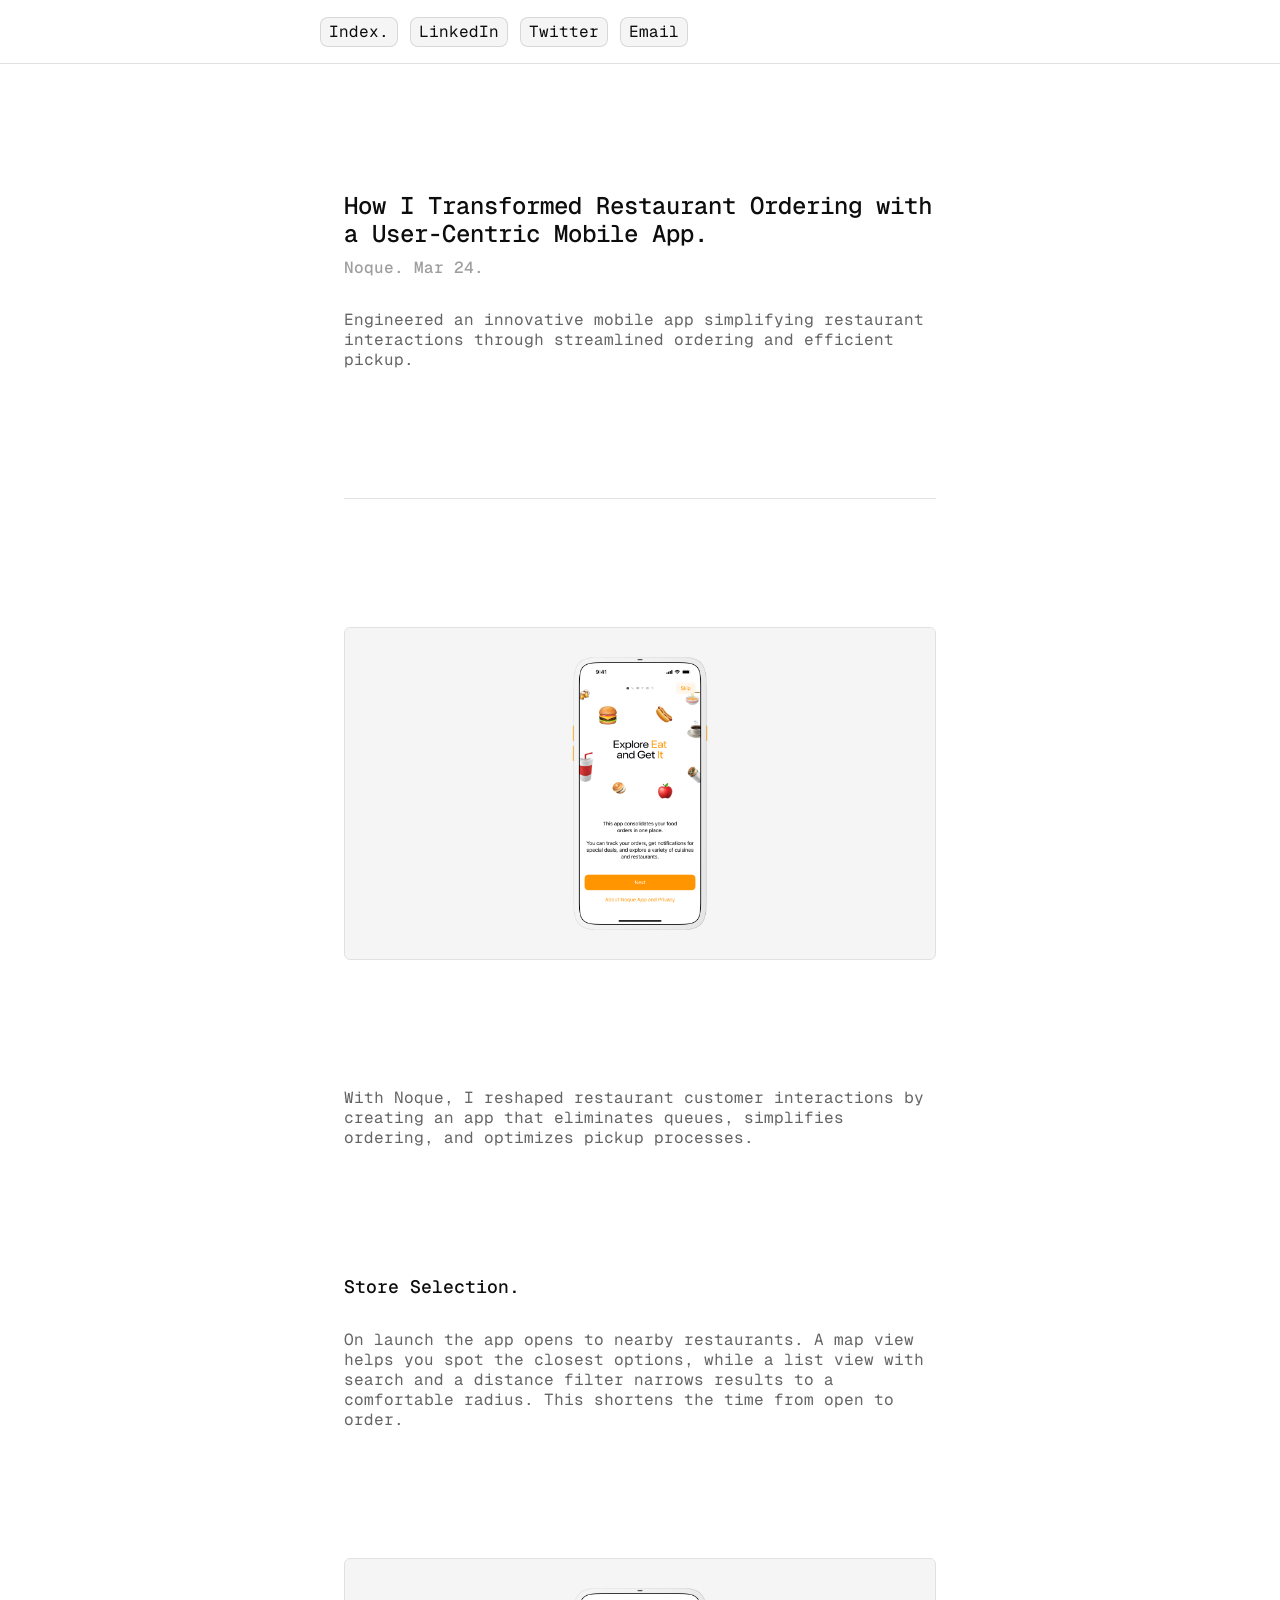
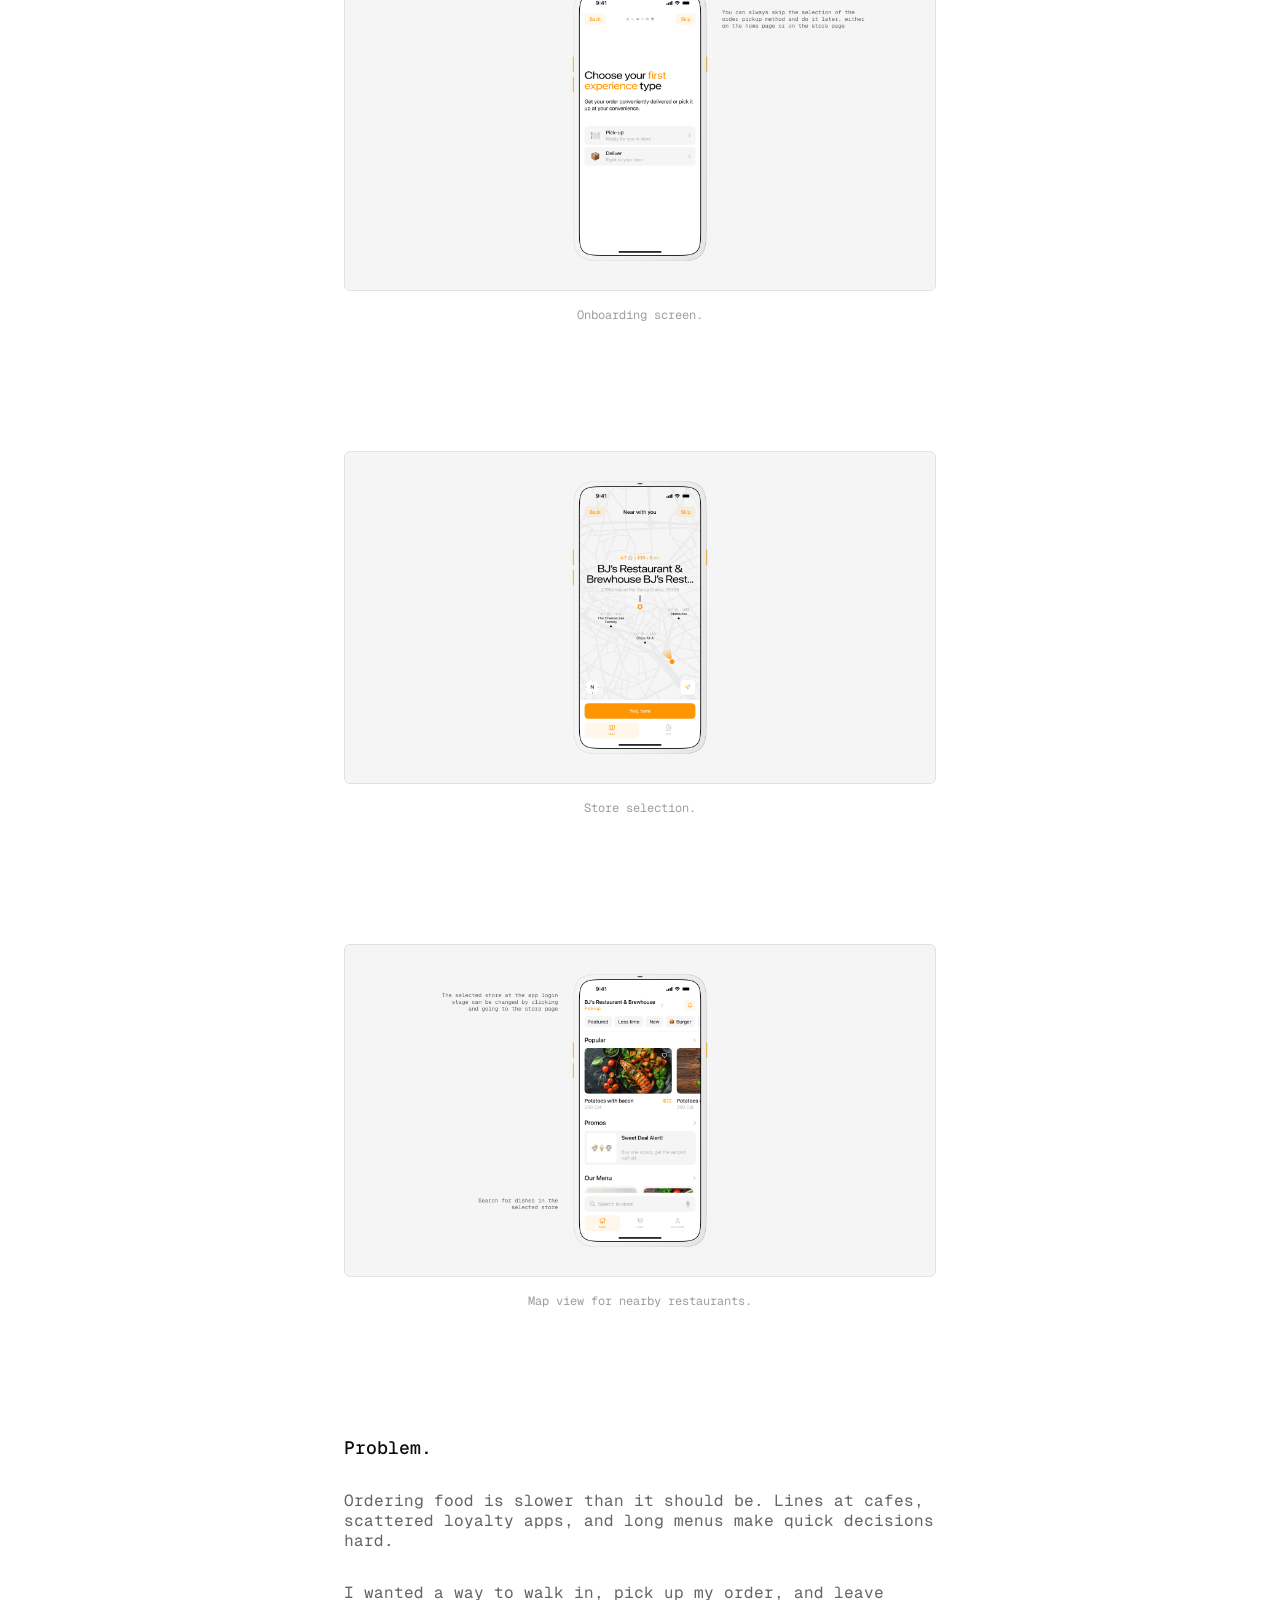
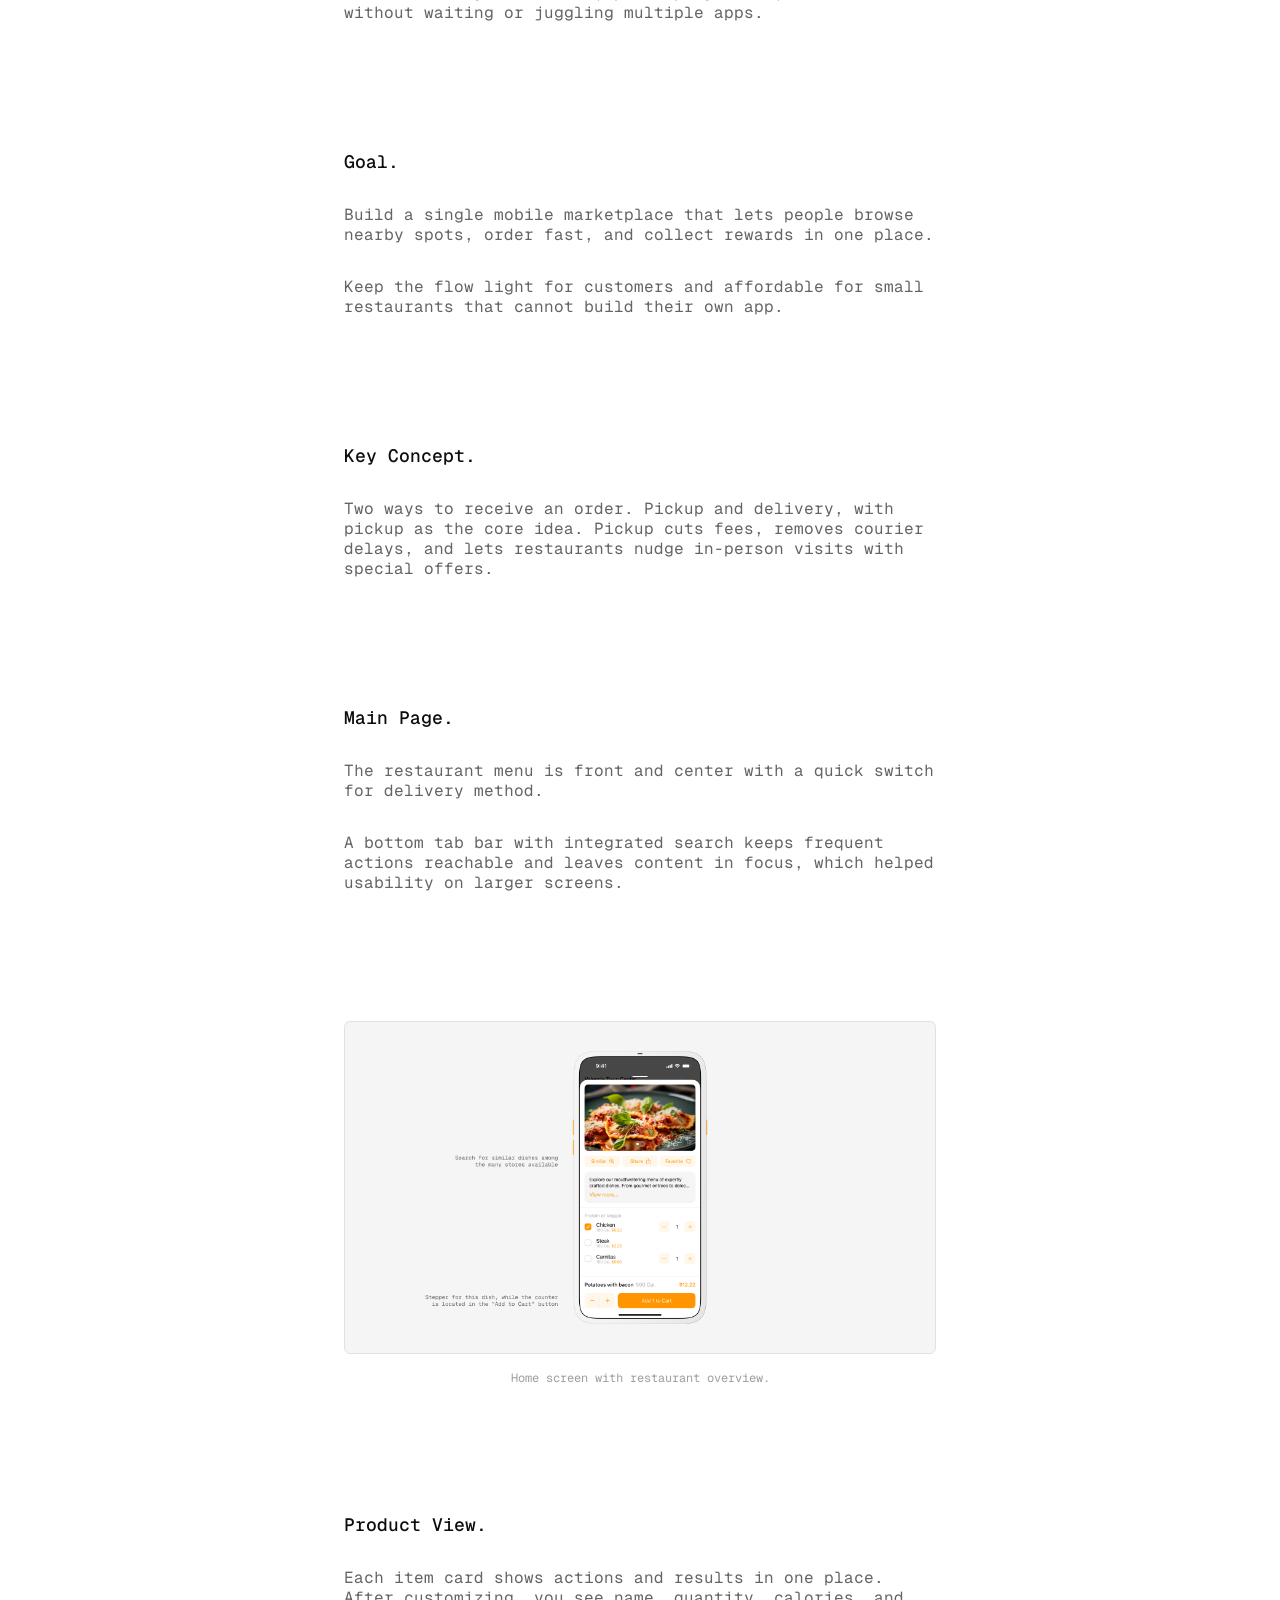
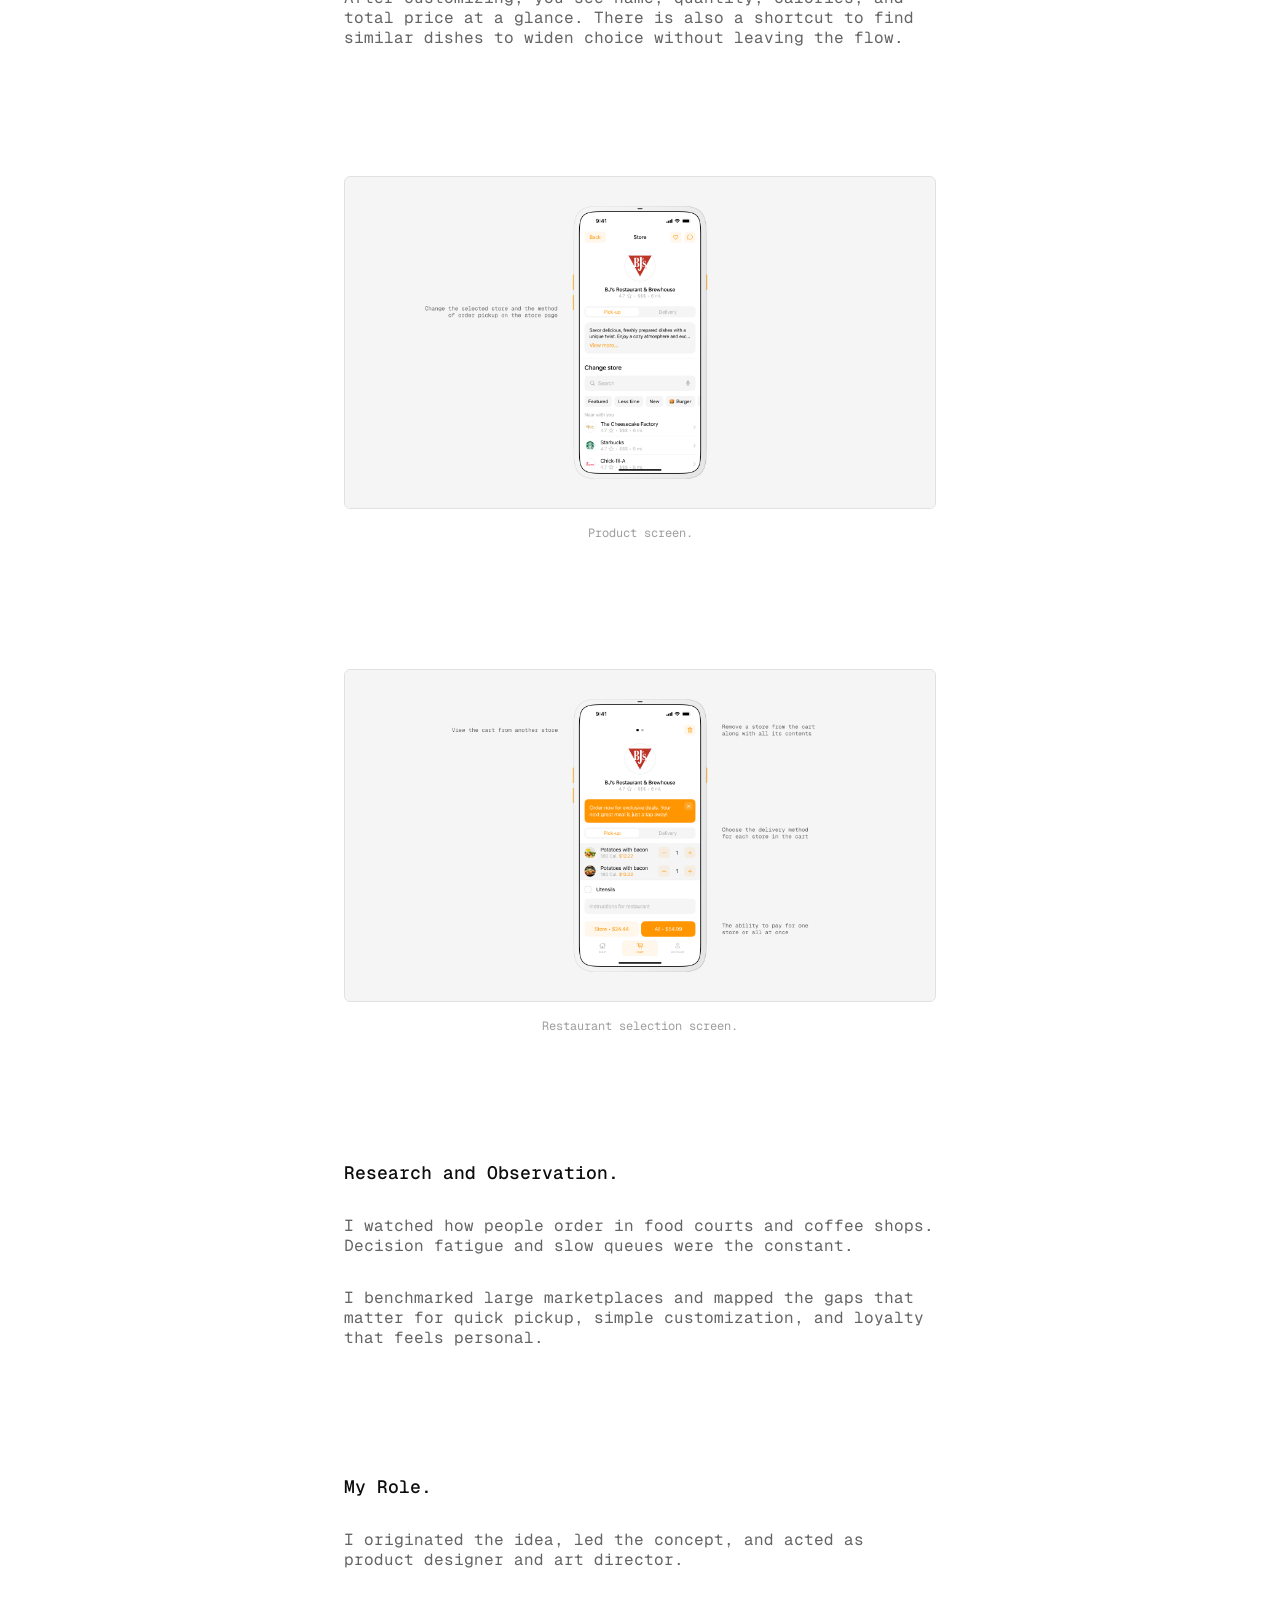
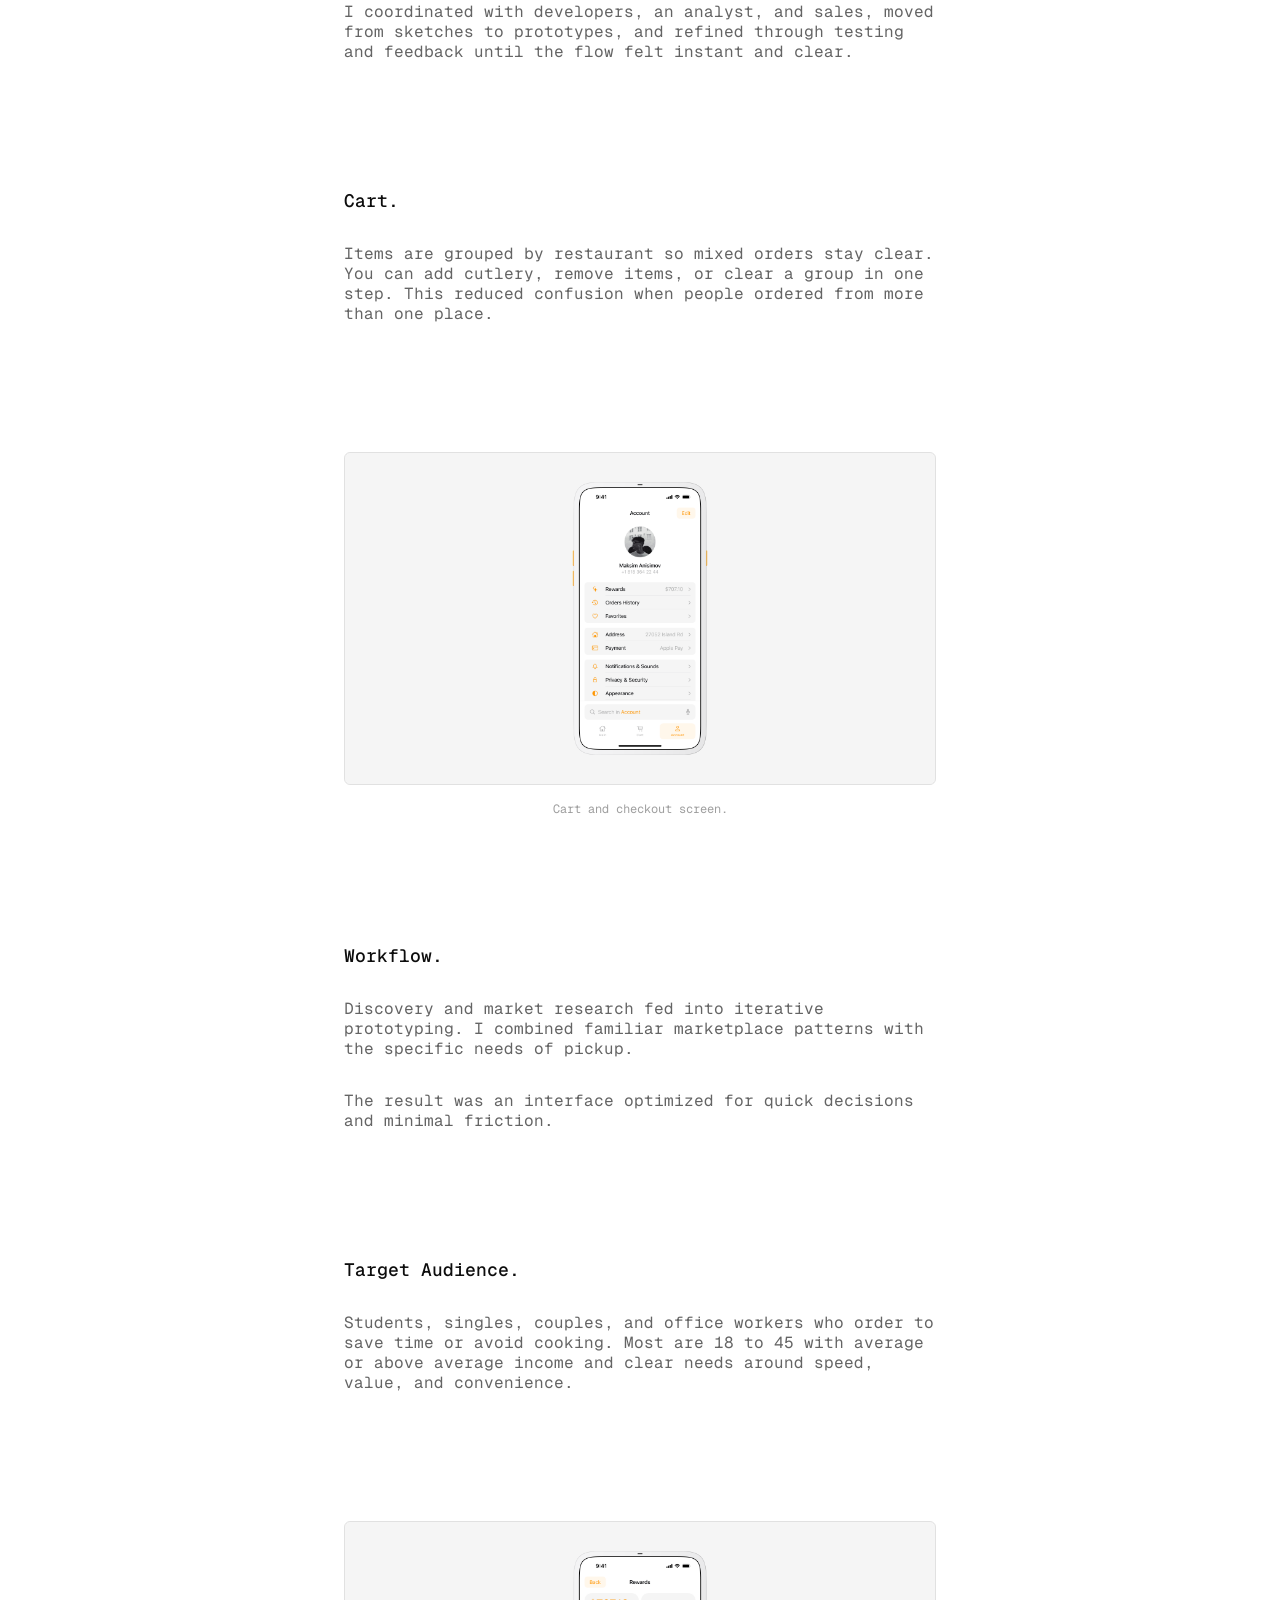
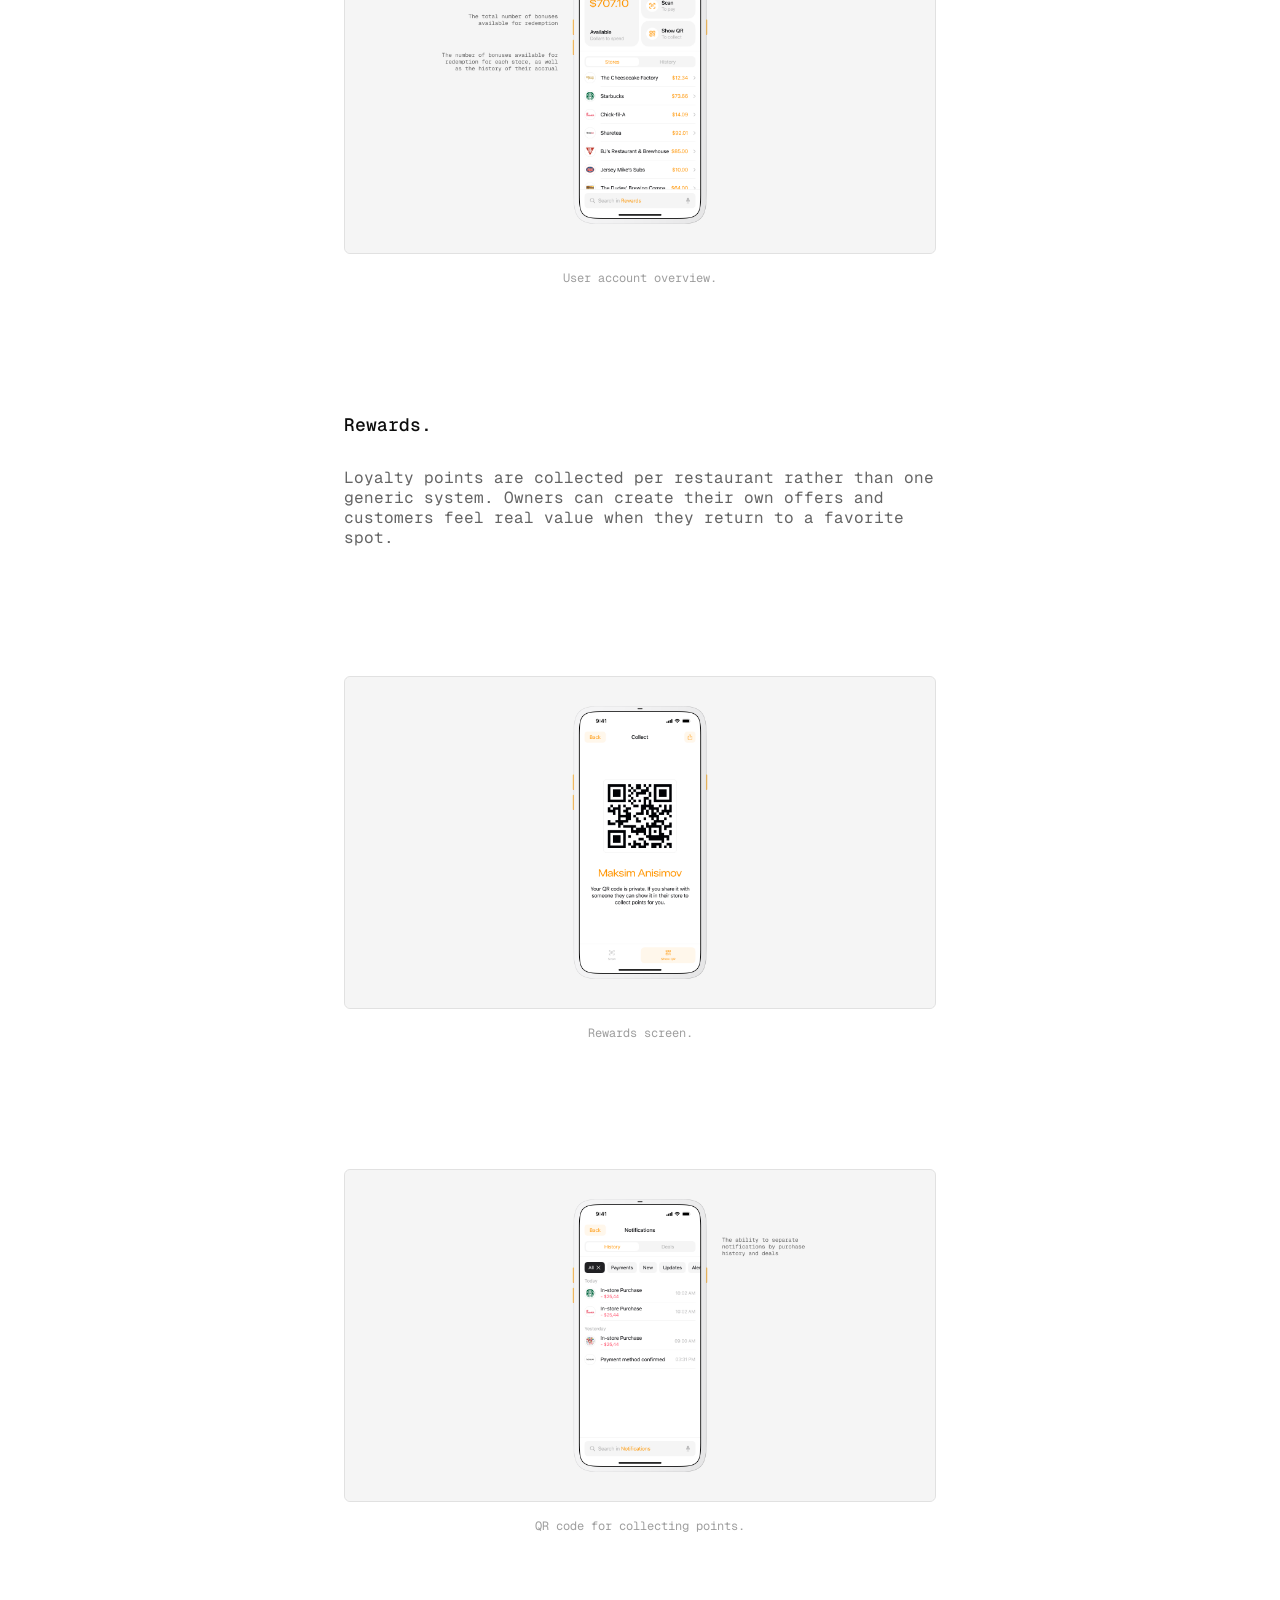
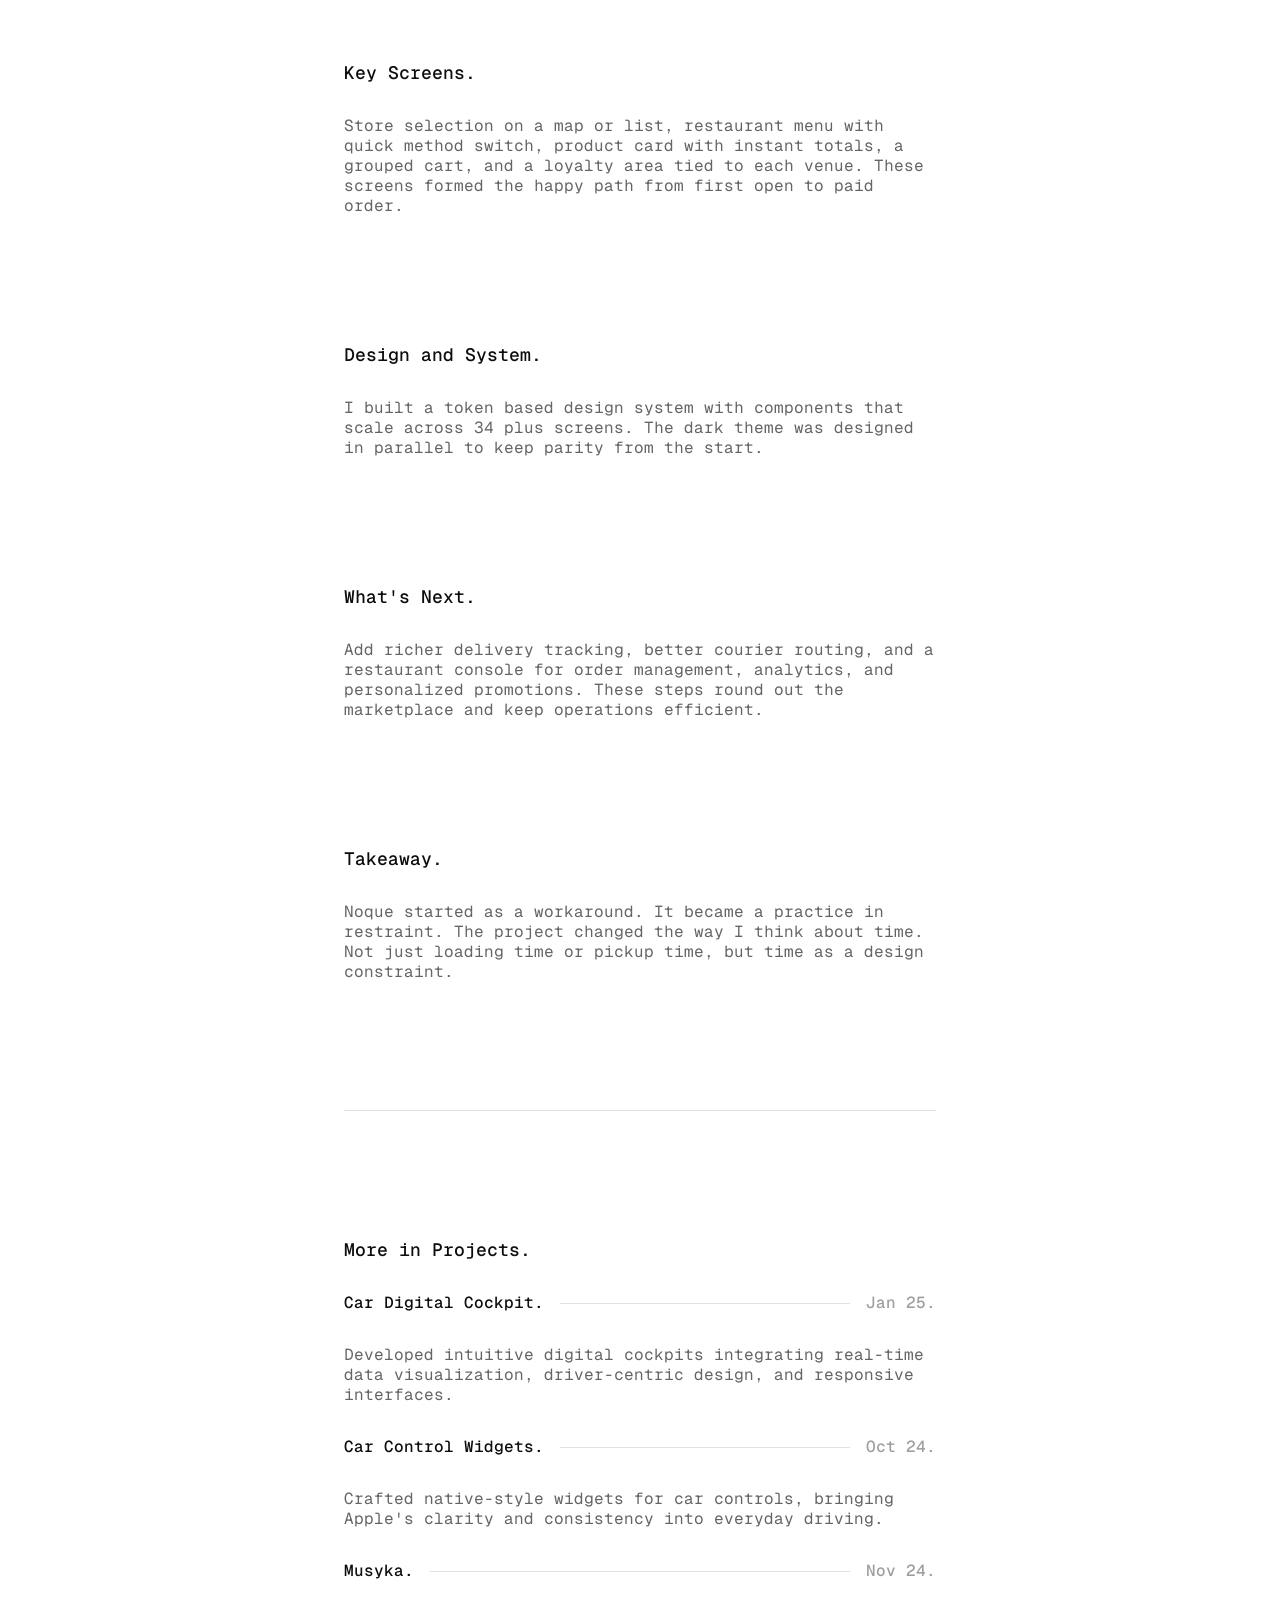
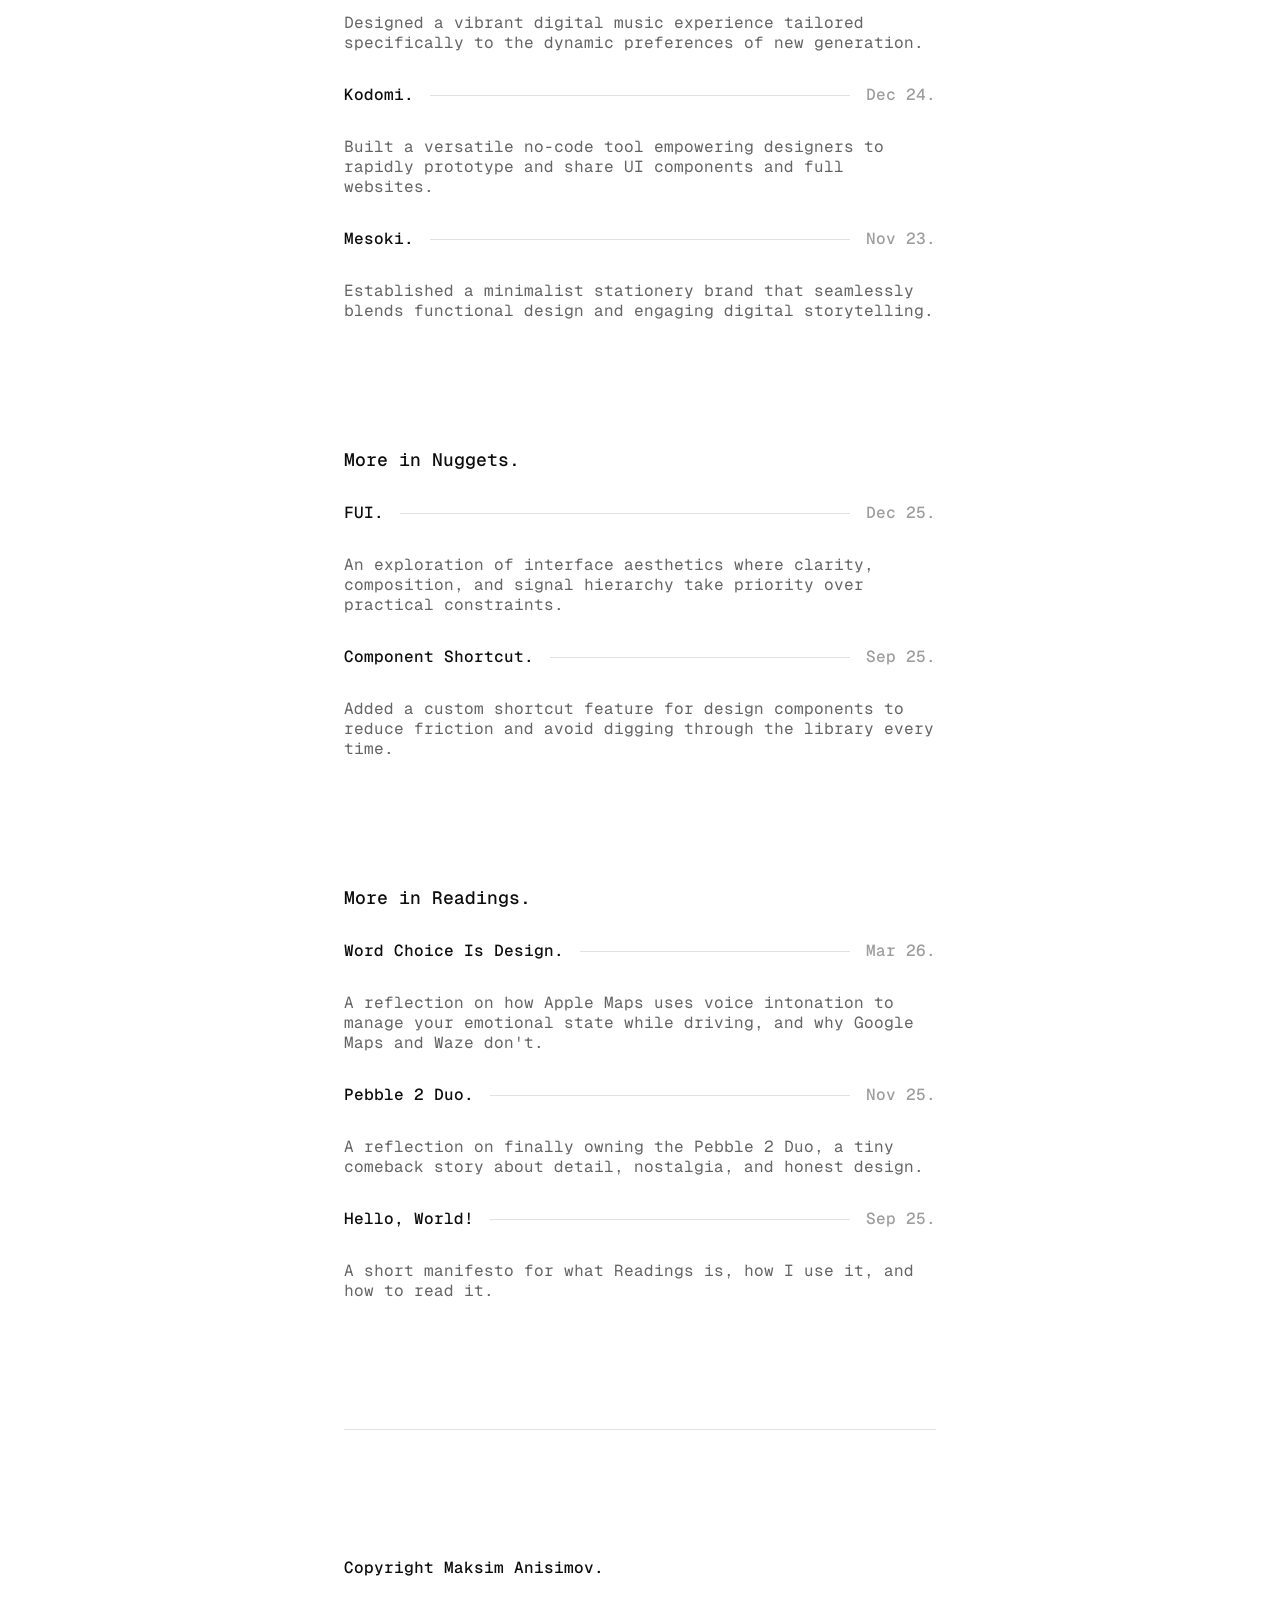
<file: noque.html>
<!DOCTYPE html>
<html lang="en">
<head>
  <meta charset="UTF-8">
  <meta name="viewport" content="width=device-width, initial-scale=1.0">
  <title>Noque — Maksim Anisimov</title>
  <meta name="description" content="Engineered an innovative mobile app simplifying restaurant interactions through streamlined ordering and efficient pickup.">
  <link rel="preconnect" href="https://fonts.googleapis.com">
  <link rel="preconnect" href="https://fonts.gstatic.com" crossorigin>
  <link href="https://fonts.googleapis.com/css2?family=Geist+Mono:wght@400;500&display=swap" rel="stylesheet">
  <link rel="stylesheet" href="style.css">
</head>
<body>

  <header class="site-header">
    <nav class="header-nav">
      <a href="index.html" class="btn">Index.</a>
      <a href="https://linkedin.com/in/bbetperf" target="_blank" rel="noopener" class="btn">LinkedIn</a>
      <a href="https://twitter.com/bbetperf" target="_blank" rel="noopener" class="btn">Twitter</a>
      <a href="mailto:hello@bbetperf.com?subject=Hello,%20Max!" class="btn">Email</a>
    </nav>
  </header>

  <main class="page">
    <div class="content">

      <div class="separator"></div>

      <div class="hero">
        <div class="hero-titles">
          <h1 class="hero-name">How I Transformed Restaurant Ordering with a User-Centric Mobile App.</h1>
          <p class="hero-location">Noque. Mar 24.</p>
        </div>
        <p class="hero-tagline">Engineered an innovative mobile app simplifying restaurant interactions through streamlined ordering and efficient pickup.</p>
      </div>

      <div class="divider"><div class="divider-line"></div></div>

      <div class="project-image-wrap">
        <div class="project-image-frame">
          <div class="project-image-bg"></div>
          <img class="project-img" src="images/noque.png" alt="Noque">
        </div>
      </div>

      <div class="separator"></div>

      <div class="section">
        <div class="compact-list">
          <div class="compact-item">
            <p class="compact-desc">With Noque, I reshaped restaurant customer interactions by creating an app that eliminates queues, simplifies ordering, and optimizes pickup processes.</p>
          </div>
        </div>
      </div>

      <div class="separator"></div>

      <div class="section">
        <h2 class="section-title">Store Selection.</h2>
        <div class="compact-list">
          <div class="compact-item">
            <p class="compact-desc">On launch the app opens to nearby restaurants. A map view helps you spot the closest options, while a list view with search and a distance filter narrows results to a comfortable radius. This shortens the time from open to order.</p>
          </div>
        </div>
      </div>

      <div class="separator"></div>

      <div class="project-image-wrap">
        <div class="project-image-frame">
          <div class="project-image-bg"></div>
          <img class="project-img" src="images/noque/caf3cdd.png" alt="Onboarding screen">
        </div>
        <div class="project-image-details">
          <p class="project-date">Onboarding screen.</p>
        </div>
      </div>

      <div class="separator"></div>

      <div class="project-image-wrap">
        <div class="project-image-frame">
          <div class="project-image-bg"></div>
          <img class="project-img" src="images/noque/123f929.png" alt="Store selection">
        </div>
        <div class="project-image-details">
          <p class="project-date">Store selection.</p>
        </div>
      </div>

      <div class="separator"></div>

      <div class="project-image-wrap">
        <div class="project-image-frame">
          <div class="project-image-bg"></div>
          <img class="project-img" src="images/noque/efb2ae3.png" alt="Map view for nearby restaurants">
        </div>
        <div class="project-image-details">
          <p class="project-date">Map view for nearby restaurants.</p>
        </div>
      </div>

      <div class="separator"></div>

      <div class="section">
        <h2 class="section-title">Problem.</h2>
        <div class="compact-list">
          <div class="compact-item">
            <p class="compact-desc">Ordering food is slower than it should be. Lines at cafes, scattered loyalty apps, and long menus make quick decisions hard.</p>
          </div>
          <div class="compact-item">
            <p class="compact-desc">I wanted a way to walk in, pick up my order, and leave without waiting or juggling multiple apps.</p>
          </div>
        </div>
      </div>

      <div class="separator"></div>

      <div class="section">
        <h2 class="section-title">Goal.</h2>
        <div class="compact-list">
          <div class="compact-item">
            <p class="compact-desc">Build a single mobile marketplace that lets people browse nearby spots, order fast, and collect rewards in one place.</p>
          </div>
          <div class="compact-item">
            <p class="compact-desc">Keep the flow light for customers and affordable for small restaurants that cannot build their own app.</p>
          </div>
        </div>
      </div>

      <div class="separator"></div>

      <div class="section">
        <h2 class="section-title">Key Concept.</h2>
        <div class="compact-list">
          <div class="compact-item">
            <p class="compact-desc">Two ways to receive an order. Pickup and delivery, with pickup as the core idea. Pickup cuts fees, removes courier delays, and lets restaurants nudge in-person visits with special offers.</p>
          </div>
        </div>
      </div>

      <div class="separator"></div>

      <div class="section">
        <h2 class="section-title">Main Page.</h2>
        <div class="compact-list">
          <div class="compact-item">
            <p class="compact-desc">The restaurant menu is front and center with a quick switch for delivery method.</p>
          </div>
          <div class="compact-item">
            <p class="compact-desc">A bottom tab bar with integrated search keeps frequent actions reachable and leaves content in focus, which helped usability on larger screens.</p>
          </div>
        </div>
      </div>

      <div class="separator"></div>

      <div class="project-image-wrap">
        <div class="project-image-frame">
          <div class="project-image-bg"></div>
          <img class="project-img" src="images/noque/b9044bb.png" alt="Home screen with restaurant overview">
        </div>
        <div class="project-image-details">
          <p class="project-date">Home screen with restaurant overview.</p>
        </div>
      </div>

      <div class="separator"></div>

      <div class="section">
        <h2 class="section-title">Product View.</h2>
        <div class="compact-list">
          <div class="compact-item">
            <p class="compact-desc">Each item card shows actions and results in one place. After customizing, you see name, quantity, calories, and total price at a glance. There is also a shortcut to find similar dishes to widen choice without leaving the flow.</p>
          </div>
        </div>
      </div>

      <div class="separator"></div>

      <div class="project-image-wrap">
        <div class="project-image-frame">
          <div class="project-image-bg"></div>
          <img class="project-img" src="images/noque/b24ffc2.png" alt="Product screen">
        </div>
        <div class="project-image-details">
          <p class="project-date">Product screen.</p>
        </div>
      </div>

      <div class="separator"></div>

      <div class="project-image-wrap">
        <div class="project-image-frame">
          <div class="project-image-bg"></div>
          <img class="project-img" src="images/noque/3bb1c24.png" alt="Restaurant selection screen">
        </div>
        <div class="project-image-details">
          <p class="project-date">Restaurant selection screen.</p>
        </div>
      </div>

      <div class="separator"></div>

      <div class="section">
        <h2 class="section-title">Research and Observation.</h2>
        <div class="compact-list">
          <div class="compact-item">
            <p class="compact-desc">I watched how people order in food courts and coffee shops. Decision fatigue and slow queues were the constant.</p>
          </div>
          <div class="compact-item">
            <p class="compact-desc">I benchmarked large marketplaces and mapped the gaps that matter for quick pickup, simple customization, and loyalty that feels personal.</p>
          </div>
        </div>
      </div>

      <div class="separator"></div>

      <div class="section">
        <h2 class="section-title">My Role.</h2>
        <div class="compact-list">
          <div class="compact-item">
            <p class="compact-desc">I originated the idea, led the concept, and acted as product designer and art director.</p>
          </div>
          <div class="compact-item">
            <p class="compact-desc">I coordinated with developers, an analyst, and sales, moved from sketches to prototypes, and refined through testing and feedback until the flow felt instant and clear.</p>
          </div>
        </div>
      </div>

      <div class="separator"></div>

      <div class="section">
        <h2 class="section-title">Cart.</h2>
        <div class="compact-list">
          <div class="compact-item">
            <p class="compact-desc">Items are grouped by restaurant so mixed orders stay clear. You can add cutlery, remove items, or clear a group in one step. This reduced confusion when people ordered from more than one place.</p>
          </div>
        </div>
      </div>

      <div class="separator"></div>

      <div class="project-image-wrap">
        <div class="project-image-frame">
          <div class="project-image-bg"></div>
          <img class="project-img" src="images/noque/b622980.png" alt="Cart and checkout screen">
        </div>
        <div class="project-image-details">
          <p class="project-date">Cart and checkout screen.</p>
        </div>
      </div>

      <div class="separator"></div>

      <div class="section">
        <h2 class="section-title">Workflow.</h2>
        <div class="compact-list">
          <div class="compact-item">
            <p class="compact-desc">Discovery and market research fed into iterative prototyping. I combined familiar marketplace patterns with the specific needs of pickup.</p>
          </div>
          <div class="compact-item">
            <p class="compact-desc">The result was an interface optimized for quick decisions and minimal friction.</p>
          </div>
        </div>
      </div>

      <div class="separator"></div>

      <div class="section">
        <h2 class="section-title">Target Audience.</h2>
        <div class="compact-list">
          <div class="compact-item">
            <p class="compact-desc">Students, singles, couples, and office workers who order to save time or avoid cooking. Most are 18 to 45 with average or above average income and clear needs around speed, value, and convenience.</p>
          </div>
        </div>
      </div>

      <div class="separator"></div>

      <div class="project-image-wrap">
        <div class="project-image-frame">
          <div class="project-image-bg"></div>
          <img class="project-img" src="images/noque/223dab9.png" alt="User account overview">
        </div>
        <div class="project-image-details">
          <p class="project-date">User account overview.</p>
        </div>
      </div>

      <div class="separator"></div>

      <div class="section">
        <h2 class="section-title">Rewards.</h2>
        <div class="compact-list">
          <div class="compact-item">
            <p class="compact-desc">Loyalty points are collected per restaurant rather than one generic system. Owners can create their own offers and customers feel real value when they return to a favorite spot.</p>
          </div>
        </div>
      </div>

      <div class="separator"></div>

      <div class="project-image-wrap">
        <div class="project-image-frame">
          <div class="project-image-bg"></div>
          <img class="project-img" src="images/noque/d36a483.png" alt="Rewards screen">
        </div>
        <div class="project-image-details">
          <p class="project-date">Rewards screen.</p>
        </div>
      </div>

      <div class="separator"></div>

      <div class="project-image-wrap">
        <div class="project-image-frame">
          <div class="project-image-bg"></div>
          <img class="project-img" src="images/noque/6acc6cc.png" alt="QR code for collecting points">
        </div>
        <div class="project-image-details">
          <p class="project-date">QR code for collecting points.</p>
        </div>
      </div>

      <div class="separator"></div>

      <div class="section">
        <h2 class="section-title">Key Screens.</h2>
        <div class="compact-list">
          <div class="compact-item">
            <p class="compact-desc">Store selection on a map or list, restaurant menu with quick method switch, product card with instant totals, a grouped cart, and a loyalty area tied to each venue. These screens formed the happy path from first open to paid order.</p>
          </div>
        </div>
      </div>

      <div class="separator"></div>

      <div class="section">
        <h2 class="section-title">Design and System.</h2>
        <div class="compact-list">
          <div class="compact-item">
            <p class="compact-desc">I built a token based design system with components that scale across 34 plus screens. The dark theme was designed in parallel to keep parity from the start.</p>
          </div>
        </div>
      </div>

      <div class="separator"></div>

      <div class="section">
        <h2 class="section-title">What's Next.</h2>
        <div class="compact-list">
          <div class="compact-item">
            <p class="compact-desc">Add richer delivery tracking, better courier routing, and a restaurant console for order management, analytics, and personalized promotions. These steps round out the marketplace and keep operations efficient.</p>
          </div>
        </div>
      </div>

      <div class="separator"></div>

      <div class="section">
        <h2 class="section-title">Takeaway.</h2>
        <div class="compact-list">
          <div class="compact-item">
            <p class="compact-desc">Noque started as a workaround. It became a practice in restraint. The project changed the way I think about time. Not just loading time or pickup time, but time as a design constraint.</p>
          </div>
        </div>
      </div>

      <div class="divider"><div class="divider-line"></div></div>

      <div class="section">
        <h2 class="section-title">More in Projects.</h2>
        <div class="compact-list">
          <a href="car-cockpit.html" class="compact-item compact-link">
            <div class="compact-header">
              <span class="compact-name">Car Digital Cockpit.</span>
              <div class="compact-line"></div>
              <span class="compact-date">Jan 25.</span>
            </div>
            <p class="compact-desc">Developed intuitive digital cockpits integrating real-time data visualization, driver-centric design, and responsive interfaces.</p>
          </a>
          <a href="car-widgets.html" class="compact-item compact-link">
            <div class="compact-header">
              <span class="compact-name">Car Control Widgets.</span>
              <div class="compact-line"></div>
              <span class="compact-date">Oct 24.</span>
            </div>
            <p class="compact-desc">Crafted native-style widgets for car controls, bringing Apple's clarity and consistency into everyday driving.</p>
          </a>
          <a href="musyka.html" class="compact-item compact-link">
            <div class="compact-header">
              <span class="compact-name">Musyka.</span>
              <div class="compact-line"></div>
              <span class="compact-date">Nov 24.</span>
            </div>
            <p class="compact-desc">Designed a vibrant digital music experience tailored specifically to the dynamic preferences of new generation.</p>
          </a>
          <a href="kodomi.html" class="compact-item compact-link">
            <div class="compact-header">
              <span class="compact-name">Kodomi.</span>
              <div class="compact-line"></div>
              <span class="compact-date">Dec 24.</span>
            </div>
            <p class="compact-desc">Built a versatile no-code tool empowering designers to rapidly prototype and share UI components and full websites.</p>
          </a>
          <a href="mesoki.html" class="compact-item compact-link">
            <div class="compact-header">
              <span class="compact-name">Mesoki.</span>
              <div class="compact-line"></div>
              <span class="compact-date">Nov 23.</span>
            </div>
            <p class="compact-desc">Established a minimalist stationery brand that seamlessly blends functional design and engaging digital storytelling.</p>
          </a>
        </div>
      </div>

      <div class="separator"></div>

      <div class="section">
        <h2 class="section-title">More in Nuggets.</h2>
        <div class="compact-list">
          <a href="fui.html" class="compact-item compact-link">
            <div class="compact-header">
              <span class="compact-name">FUI.</span>
              <div class="compact-line"></div>
              <span class="compact-date">Dec 25.</span>
            </div>
            <p class="compact-desc">An exploration of interface aesthetics where clarity, composition, and signal hierarchy take priority over practical constraints.</p>
          </a>
          <a href="component-shortcut.html" class="compact-item compact-link">
            <div class="compact-header">
              <span class="compact-name">Component Shortcut.</span>
              <div class="compact-line"></div>
              <span class="compact-date">Sep 25.</span>
            </div>
            <p class="compact-desc">Added a custom shortcut feature for design components to reduce friction and avoid digging through the library every time.</p>
          </a>
        </div>
      </div>

      <div class="separator"></div>

      <div class="section">
        <h2 class="section-title">More in Readings.</h2>
        <div class="compact-list">
          <a href="word-choice-is-design.html" class="compact-item compact-link">
            <div class="compact-header">
              <span class="compact-name">Word Choice Is Design.</span>
              <div class="compact-line"></div>
              <span class="compact-date">Mar 26.</span>
            </div>
            <p class="compact-desc">A reflection on how Apple Maps uses voice intonation to manage your emotional state while driving, and why Google Maps and Waze don't.</p>
          </a>
          <a href="pebble-2-duo.html" class="compact-item compact-link">
            <div class="compact-header">
              <span class="compact-name">Pebble 2 Duo.</span>
              <div class="compact-line"></div>
              <span class="compact-date">Nov 25.</span>
            </div>
            <p class="compact-desc">A reflection on finally owning the Pebble 2 Duo, a tiny comeback story about detail, nostalgia, and honest design.</p>
          </a>
          <a href="hello-world.html" class="compact-item compact-link">
            <div class="compact-header">
              <span class="compact-name">Hello, World!</span>
              <div class="compact-line"></div>
              <span class="compact-date">Sep 25.</span>
            </div>
            <p class="compact-desc">A short manifesto for what Readings is, how I use it, and how to read it.</p>
          </a>
        </div>
      </div>

      <div class="divider"><div class="divider-line"></div></div>

      <p class="copyright">Copyright Maksim Anisimov.</p>

      <div class="separator"></div>

    </div>
  </main>

</body>
</html>
</file>
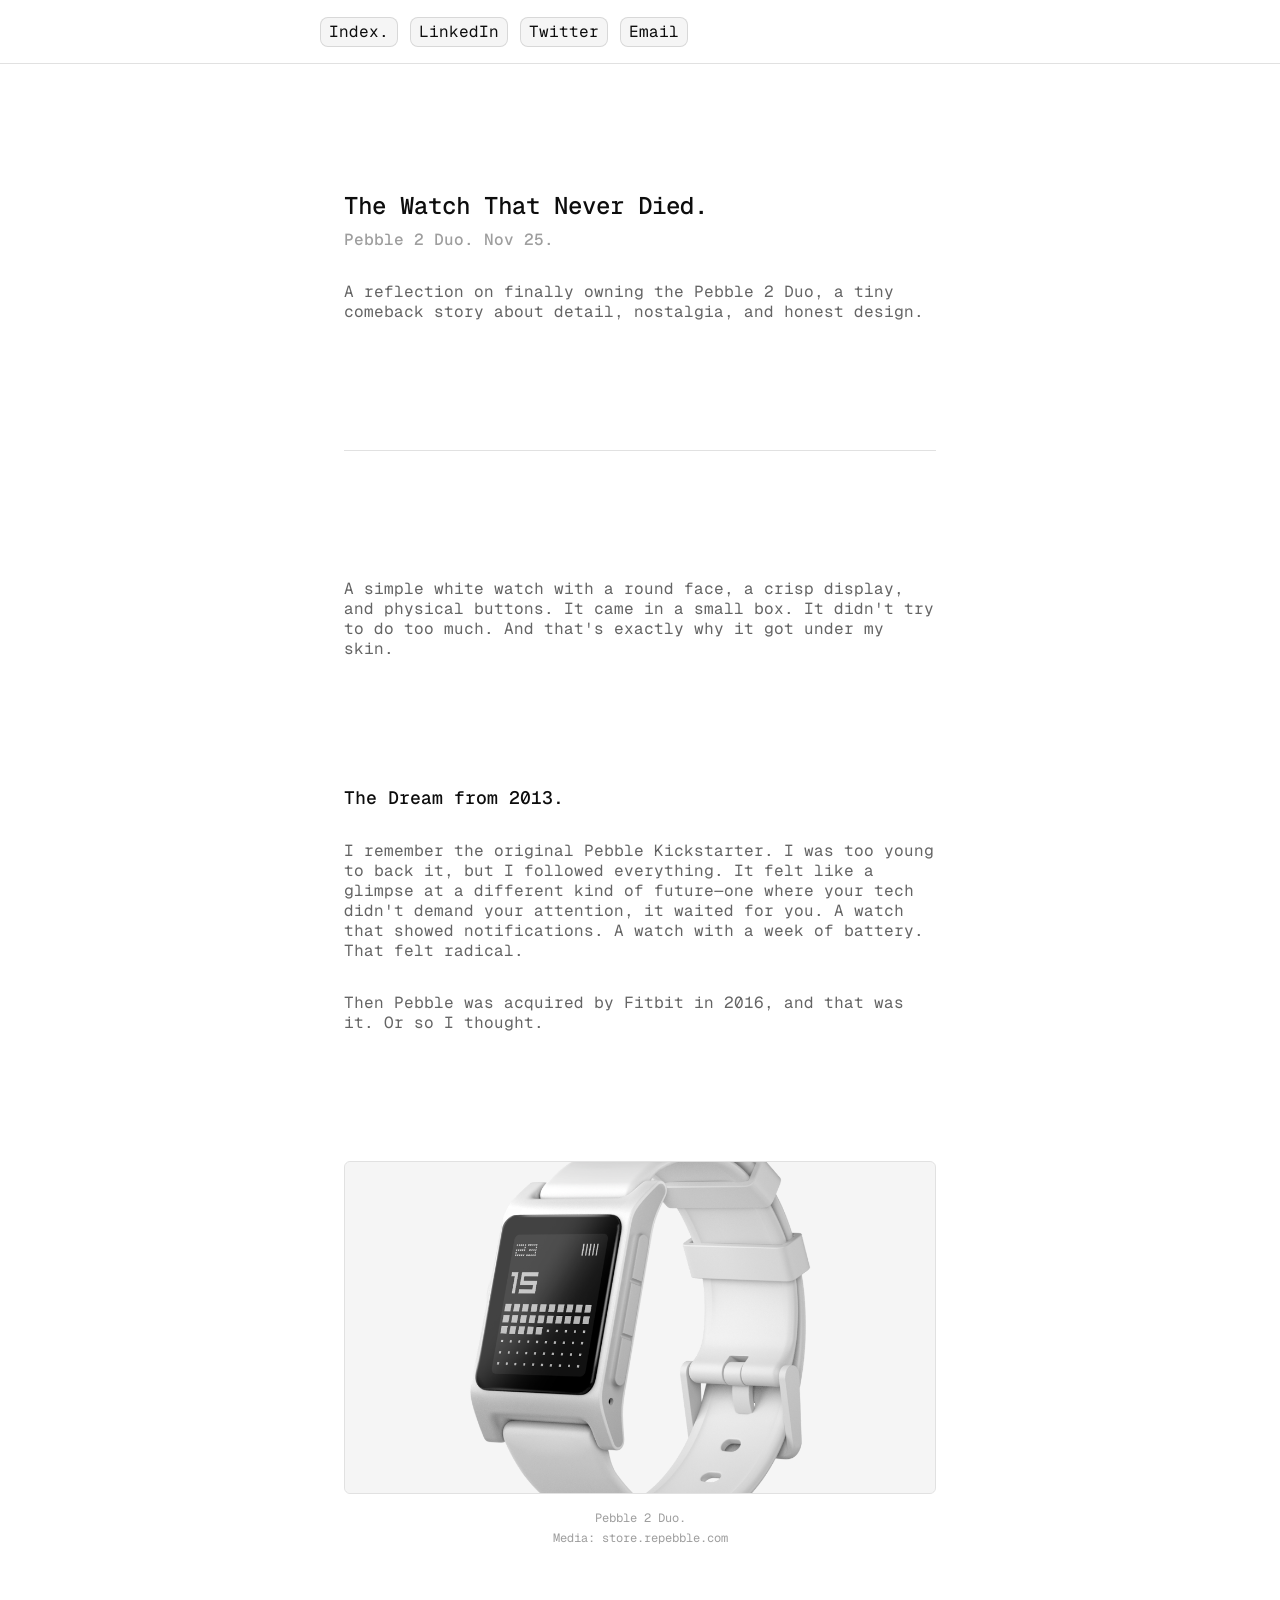
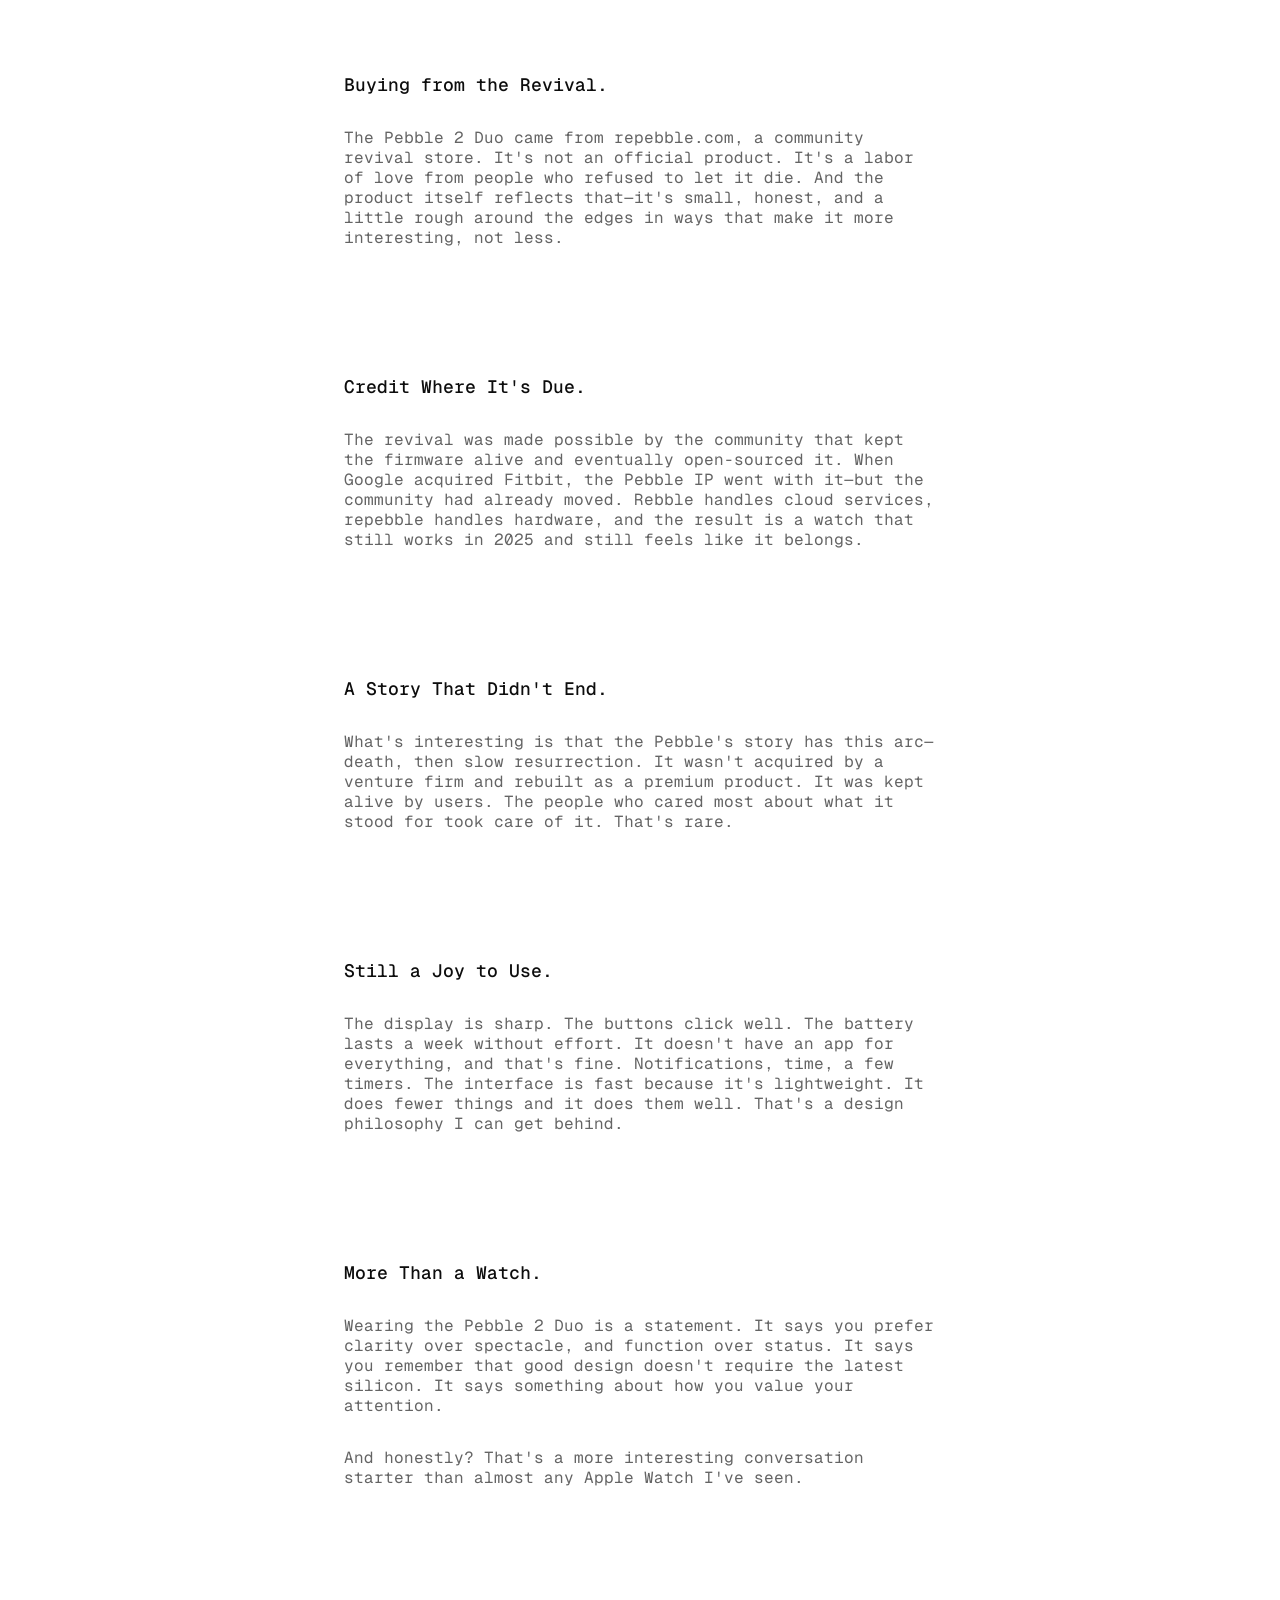
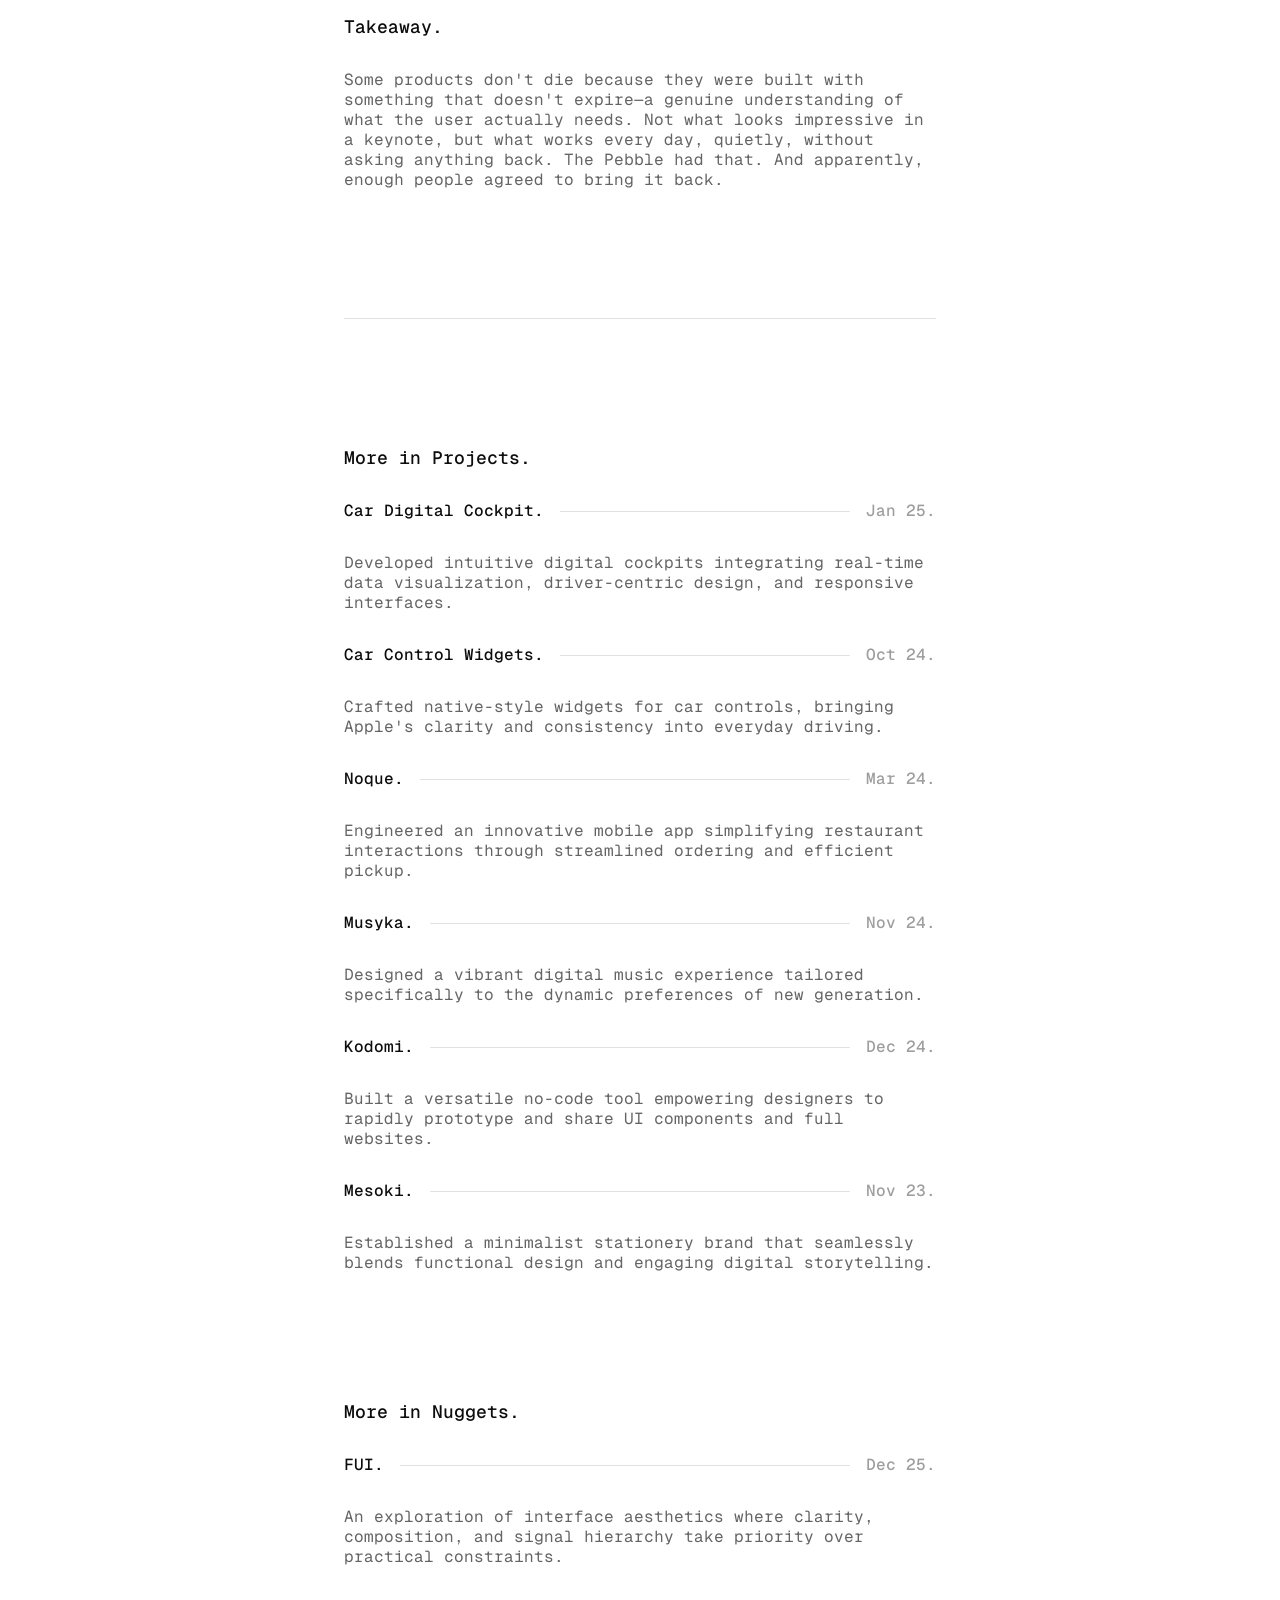
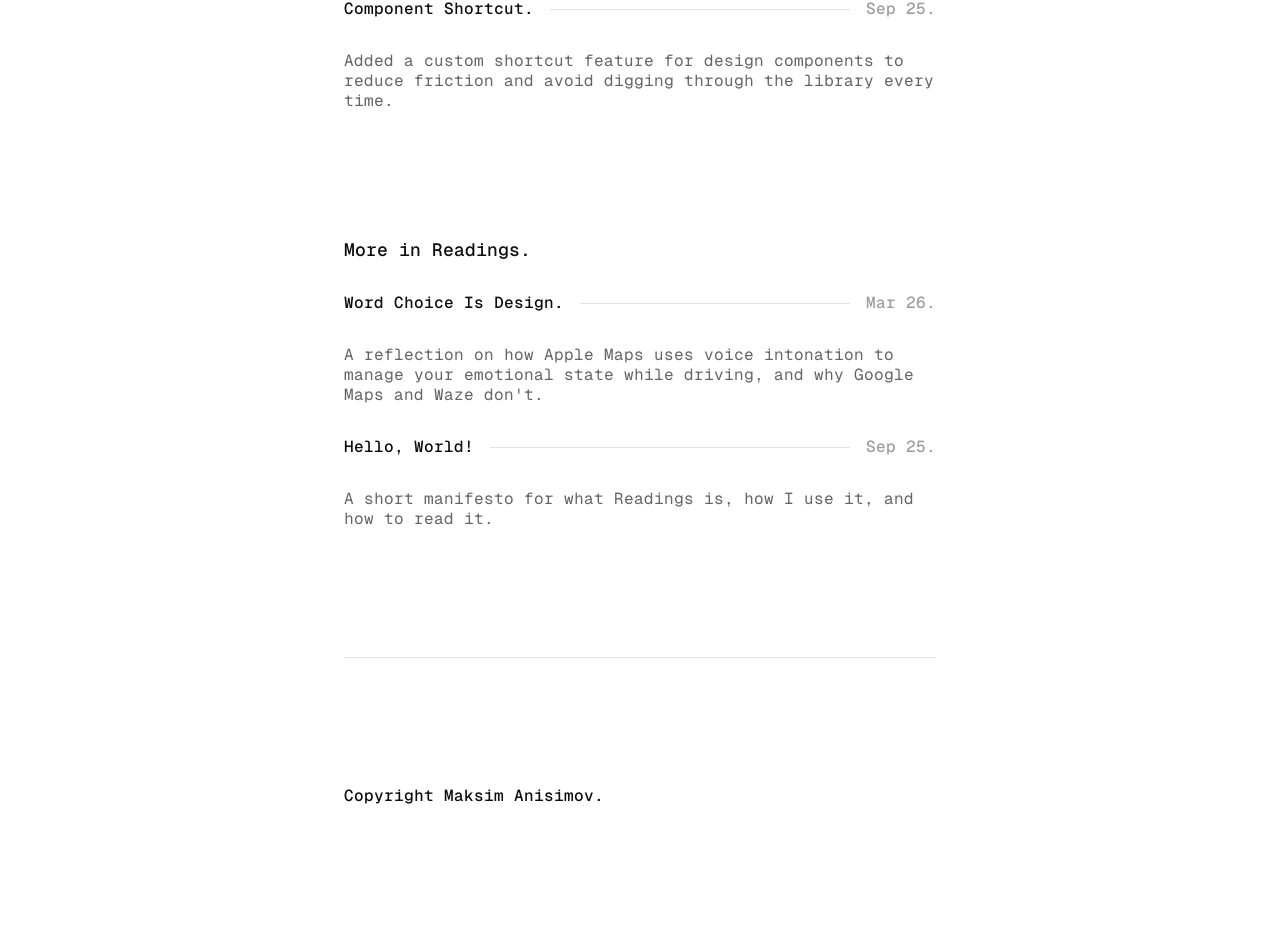
<file: pebble-2-duo.html>
<!DOCTYPE html>
<html lang="en">
<head>
  <meta charset="UTF-8">
  <meta name="viewport" content="width=device-width, initial-scale=1.0">
  <title>Pebble 2 Duo — Maksim Anisimov</title>
  <meta name="description" content="A reflection on finally owning the Pebble 2 Duo, a tiny comeback story about detail, nostalgia, and honest design.">
  <link rel="preconnect" href="https://fonts.googleapis.com">
  <link rel="preconnect" href="https://fonts.gstatic.com" crossorigin>
  <link href="https://fonts.googleapis.com/css2?family=Geist+Mono:wght@400;500&display=swap" rel="stylesheet">
  <link rel="stylesheet" href="style.css">
</head>
<body>

  <header class="site-header">
    <nav class="header-nav">
      <a href="index.html" class="btn">Index.</a>
      <a href="https://linkedin.com/in/bbetperf" target="_blank" rel="noopener" class="btn">LinkedIn</a>
      <a href="https://twitter.com/bbetperf" target="_blank" rel="noopener" class="btn">Twitter</a>
      <a href="mailto:hello@bbetperf.com?subject=Hello,%20Max!" class="btn">Email</a>
    </nav>
  </header>

  <main class="page">
    <div class="content">

      <div class="separator"></div>

      <div class="hero">
        <div class="hero-titles">
          <h1 class="hero-name">The Watch That Never Died.</h1>
          <p class="hero-location">Pebble 2 Duo. Nov 25.</p>
        </div>
        <p class="hero-tagline">A reflection on finally owning the Pebble 2 Duo, a tiny comeback story about detail, nostalgia, and honest design.</p>
      </div>

      <div class="divider"><div class="divider-line"></div></div>

      <div class="section">
        <div class="compact-list">
          <div class="compact-item">
            <p class="compact-desc">A simple white watch with a round face, a crisp display, and physical buttons. It came in a small box. It didn't try to do too much. And that's exactly why it got under my skin.</p>
          </div>
        </div>
      </div>

      <div class="separator"></div>

      <div class="section">
        <h2 class="section-title">The Dream from 2013.</h2>
        <div class="compact-list">
          <div class="compact-item">
            <p class="compact-desc">I remember the original Pebble Kickstarter. I was too young to back it, but I followed everything. It felt like a glimpse at a different kind of future—one where your tech didn't demand your attention, it waited for you. A watch that showed notifications. A watch with a week of battery. That felt radical.</p>
          </div>
          <div class="compact-item">
            <p class="compact-desc">Then Pebble was acquired by Fitbit in 2016, and that was it. Or so I thought.</p>
          </div>
        </div>
      </div>

      <div class="separator"></div>

      <div class="project-image-wrap">
        <div class="project-image-frame">
          <div class="project-image-bg"></div>
          <img class="project-img" src="images/pebble-2-duo/779de45.png" alt="Pebble 2 Duo">
        </div>
        <div class="project-image-details">
          <p class="project-date">Pebble 2 Duo.</p>
          <p class="project-date">Media: store.repebble.com</p>
        </div>
      </div>

      <div class="separator"></div>

      <div class="section">
        <h2 class="section-title">Buying from the Revival.</h2>
        <div class="compact-list">
          <div class="compact-item">
            <p class="compact-desc">The Pebble 2 Duo came from repebble.com, a community revival store. It's not an official product. It's a labor of love from people who refused to let it die. And the product itself reflects that—it's small, honest, and a little rough around the edges in ways that make it more interesting, not less.</p>
          </div>
        </div>
      </div>

      <div class="separator"></div>

      <div class="section">
        <h2 class="section-title">Credit Where It's Due.</h2>
        <div class="compact-list">
          <div class="compact-item">
            <p class="compact-desc">The revival was made possible by the community that kept the firmware alive and eventually open-sourced it. When Google acquired Fitbit, the Pebble IP went with it—but the community had already moved. Rebble handles cloud services, repebble handles hardware, and the result is a watch that still works in 2025 and still feels like it belongs.</p>
          </div>
        </div>
      </div>

      <div class="separator"></div>

      <div class="section">
        <h2 class="section-title">A Story That Didn't End.</h2>
        <div class="compact-list">
          <div class="compact-item">
            <p class="compact-desc">What's interesting is that the Pebble's story has this arc—death, then slow resurrection. It wasn't acquired by a venture firm and rebuilt as a premium product. It was kept alive by users. The people who cared most about what it stood for took care of it. That's rare.</p>
          </div>
        </div>
      </div>

      <div class="separator"></div>

      <div class="section">
        <h2 class="section-title">Still a Joy to Use.</h2>
        <div class="compact-list">
          <div class="compact-item">
            <p class="compact-desc">The display is sharp. The buttons click well. The battery lasts a week without effort. It doesn't have an app for everything, and that's fine. Notifications, time, a few timers. The interface is fast because it's lightweight. It does fewer things and it does them well. That's a design philosophy I can get behind.</p>
          </div>
        </div>
      </div>

      <div class="separator"></div>

      <div class="section">
        <h2 class="section-title">More Than a Watch.</h2>
        <div class="compact-list">
          <div class="compact-item">
            <p class="compact-desc">Wearing the Pebble 2 Duo is a statement. It says you prefer clarity over spectacle, and function over status. It says you remember that good design doesn't require the latest silicon. It says something about how you value your attention.</p>
          </div>
          <div class="compact-item">
            <p class="compact-desc">And honestly? That's a more interesting conversation starter than almost any Apple Watch I've seen.</p>
          </div>
        </div>
      </div>

      <div class="separator"></div>

      <div class="section">
        <h2 class="section-title">Takeaway.</h2>
        <div class="compact-list">
          <div class="compact-item">
            <p class="compact-desc">Some products don't die because they were built with something that doesn't expire—a genuine understanding of what the user actually needs. Not what looks impressive in a keynote, but what works every day, quietly, without asking anything back. The Pebble had that. And apparently, enough people agreed to bring it back.</p>
          </div>
        </div>
      </div>

      <div class="divider"><div class="divider-line"></div></div>

      <div class="section">
        <h2 class="section-title">More in Projects.</h2>
        <div class="compact-list">
          <a href="car-cockpit.html" class="compact-item compact-link">
            <div class="compact-header">
              <span class="compact-name">Car Digital Cockpit.</span>
              <div class="compact-line"></div>
              <span class="compact-date">Jan 25.</span>
            </div>
            <p class="compact-desc">Developed intuitive digital cockpits integrating real-time data visualization, driver-centric design, and responsive interfaces.</p>
          </a>
          <a href="car-widgets.html" class="compact-item compact-link">
            <div class="compact-header">
              <span class="compact-name">Car Control Widgets.</span>
              <div class="compact-line"></div>
              <span class="compact-date">Oct 24.</span>
            </div>
            <p class="compact-desc">Crafted native-style widgets for car controls, bringing Apple's clarity and consistency into everyday driving.</p>
          </a>
          <a href="noque.html" class="compact-item compact-link">
            <div class="compact-header">
              <span class="compact-name">Noque.</span>
              <div class="compact-line"></div>
              <span class="compact-date">Mar 24.</span>
            </div>
            <p class="compact-desc">Engineered an innovative mobile app simplifying restaurant interactions through streamlined ordering and efficient pickup.</p>
          </a>
          <a href="musyka.html" class="compact-item compact-link">
            <div class="compact-header">
              <span class="compact-name">Musyka.</span>
              <div class="compact-line"></div>
              <span class="compact-date">Nov 24.</span>
            </div>
            <p class="compact-desc">Designed a vibrant digital music experience tailored specifically to the dynamic preferences of new generation.</p>
          </a>
          <a href="kodomi.html" class="compact-item compact-link">
            <div class="compact-header">
              <span class="compact-name">Kodomi.</span>
              <div class="compact-line"></div>
              <span class="compact-date">Dec 24.</span>
            </div>
            <p class="compact-desc">Built a versatile no-code tool empowering designers to rapidly prototype and share UI components and full websites.</p>
          </a>
          <a href="mesoki.html" class="compact-item compact-link">
            <div class="compact-header">
              <span class="compact-name">Mesoki.</span>
              <div class="compact-line"></div>
              <span class="compact-date">Nov 23.</span>
            </div>
            <p class="compact-desc">Established a minimalist stationery brand that seamlessly blends functional design and engaging digital storytelling.</p>
          </a>
        </div>
      </div>

      <div class="separator"></div>

      <div class="section">
        <h2 class="section-title">More in Nuggets.</h2>
        <div class="compact-list">
          <a href="fui.html" class="compact-item compact-link">
            <div class="compact-header">
              <span class="compact-name">FUI.</span>
              <div class="compact-line"></div>
              <span class="compact-date">Dec 25.</span>
            </div>
            <p class="compact-desc">An exploration of interface aesthetics where clarity, composition, and signal hierarchy take priority over practical constraints.</p>
          </a>
          <a href="component-shortcut.html" class="compact-item compact-link">
            <div class="compact-header">
              <span class="compact-name">Component Shortcut.</span>
              <div class="compact-line"></div>
              <span class="compact-date">Sep 25.</span>
            </div>
            <p class="compact-desc">Added a custom shortcut feature for design components to reduce friction and avoid digging through the library every time.</p>
          </a>
        </div>
      </div>

      <div class="separator"></div>

      <div class="section">
        <h2 class="section-title">More in Readings.</h2>
        <div class="compact-list">
          <a href="word-choice-is-design.html" class="compact-item compact-link">
            <div class="compact-header">
              <span class="compact-name">Word Choice Is Design.</span>
              <div class="compact-line"></div>
              <span class="compact-date">Mar 26.</span>
            </div>
            <p class="compact-desc">A reflection on how Apple Maps uses voice intonation to manage your emotional state while driving, and why Google Maps and Waze don't.</p>
          </a>
          <a href="hello-world.html" class="compact-item compact-link">
            <div class="compact-header">
              <span class="compact-name">Hello, World!</span>
              <div class="compact-line"></div>
              <span class="compact-date">Sep 25.</span>
            </div>
            <p class="compact-desc">A short manifesto for what Readings is, how I use it, and how to read it.</p>
          </a>
        </div>
      </div>

      <div class="divider"><div class="divider-line"></div></div>

      <p class="copyright">Copyright Maksim Anisimov.</p>

      <div class="separator"></div>

    </div>
  </main>

</body>
</html>
</file>
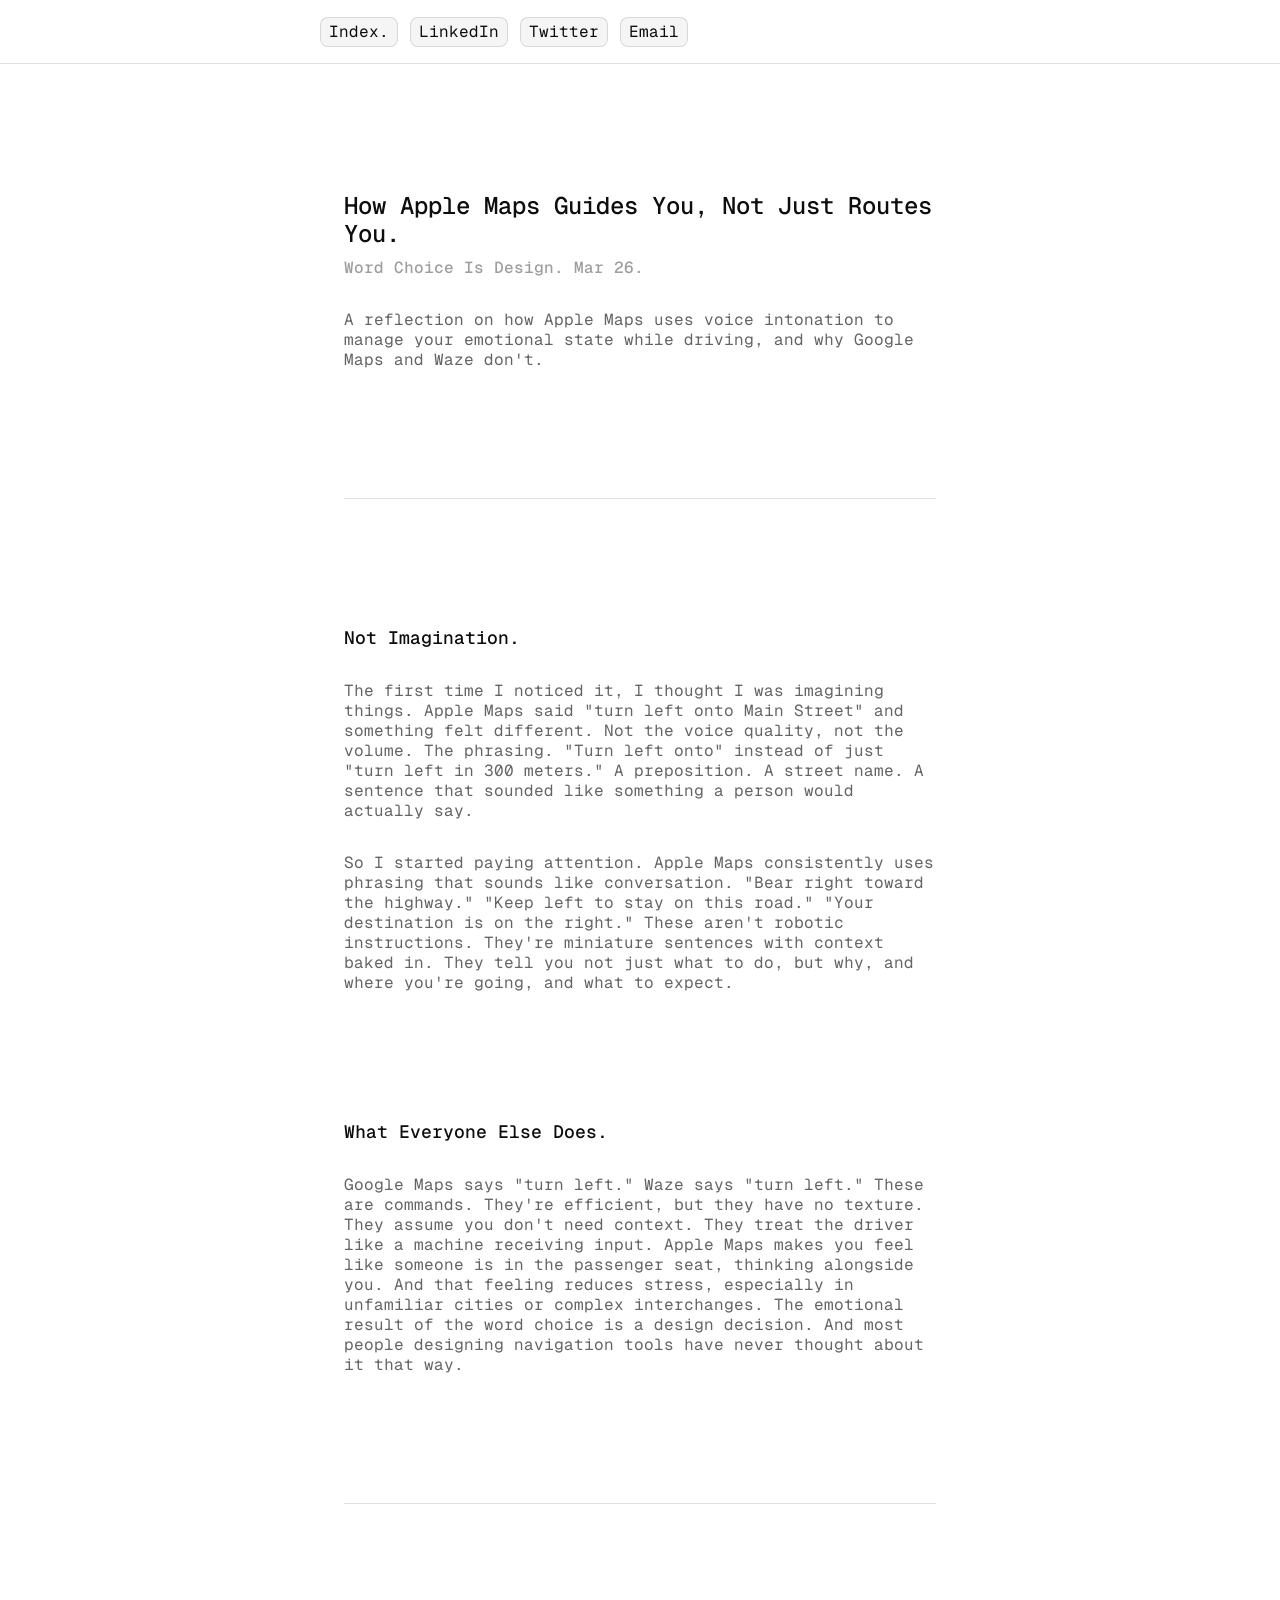
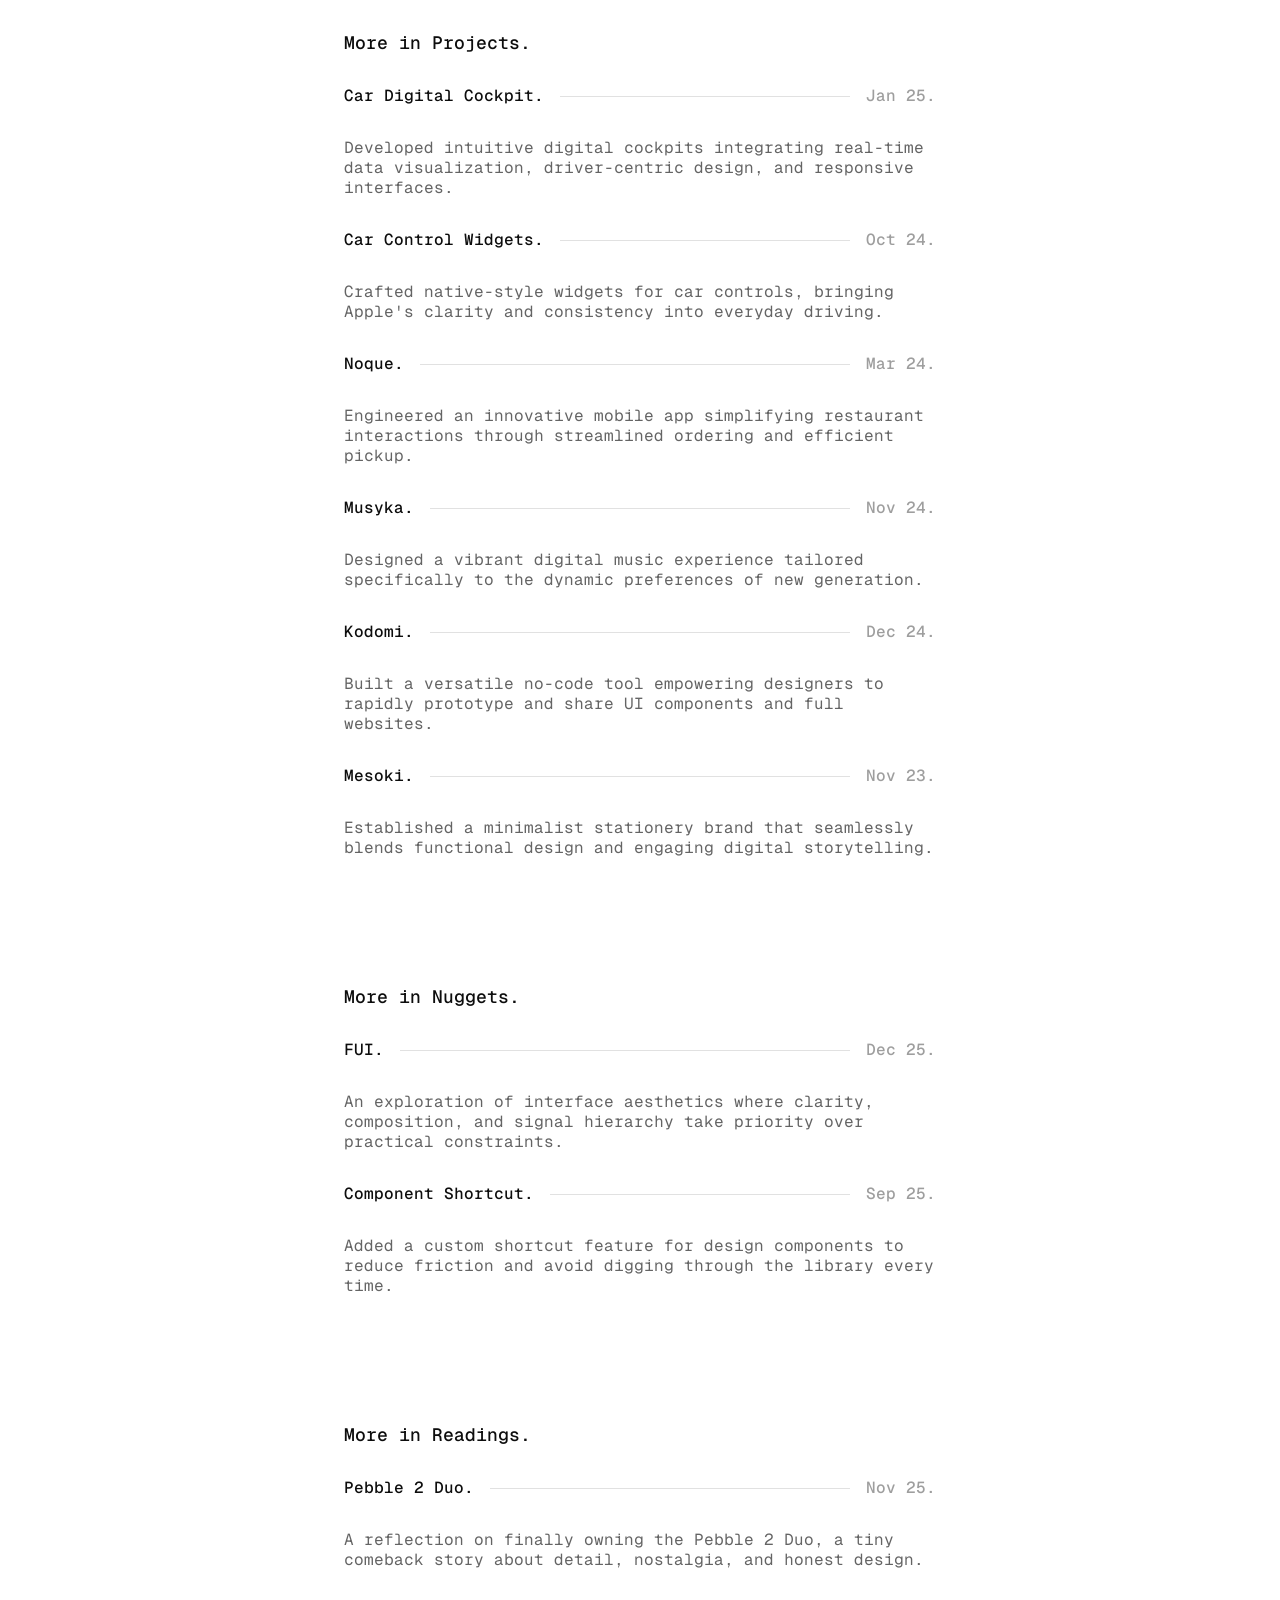
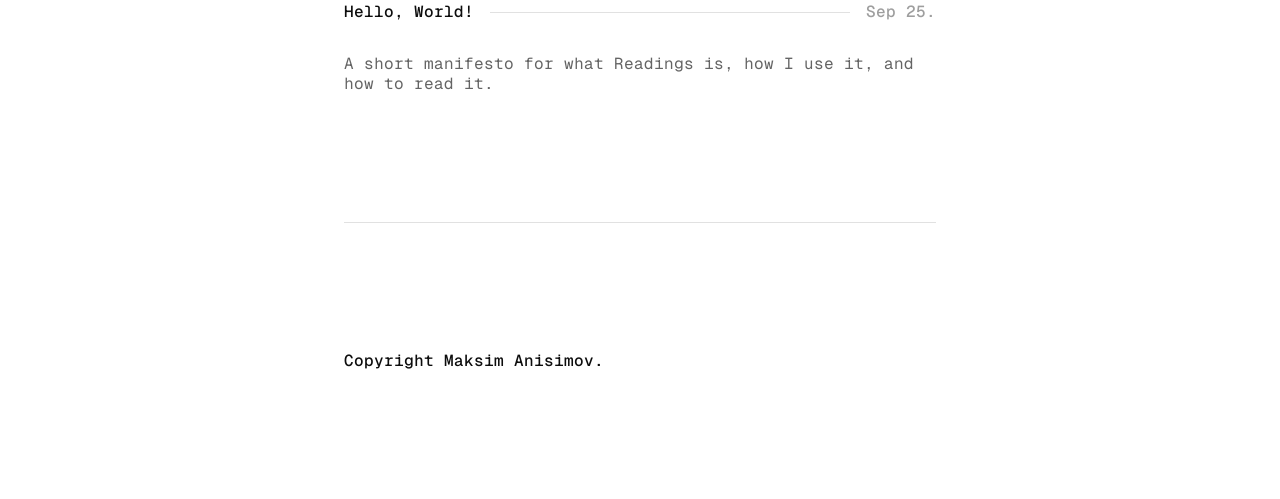
<file: word-choice-is-design.html>
<!DOCTYPE html>
<html lang="en">
<head>
  <meta charset="UTF-8">
  <meta name="viewport" content="width=device-width, initial-scale=1.0">
  <title>Word Choice Is Design — Maksim Anisimov</title>
  <meta name="description" content="A reflection on how Apple Maps uses voice intonation to manage your emotional state while driving, and why Google Maps and Waze don't.">
  <link rel="preconnect" href="https://fonts.googleapis.com">
  <link rel="preconnect" href="https://fonts.gstatic.com" crossorigin>
  <link href="https://fonts.googleapis.com/css2?family=Geist+Mono:wght@400;500&display=swap" rel="stylesheet">
  <link rel="stylesheet" href="style.css">
</head>
<body>

  <header class="site-header">
    <nav class="header-nav">
      <a href="index.html" class="btn">Index.</a>
      <a href="https://linkedin.com/in/bbetperf" target="_blank" rel="noopener" class="btn">LinkedIn</a>
      <a href="https://twitter.com/bbetperf" target="_blank" rel="noopener" class="btn">Twitter</a>
      <a href="mailto:hello@bbetperf.com?subject=Hello,%20Max!" class="btn">Email</a>
    </nav>
  </header>

  <main class="page">
    <div class="content">

      <div class="separator"></div>

      <div class="hero">
        <div class="hero-titles">
          <h1 class="hero-name">How Apple Maps Guides You, Not Just Routes You.</h1>
          <p class="hero-location">Word Choice Is Design. Mar 26.</p>
        </div>
        <p class="hero-tagline">A reflection on how Apple Maps uses voice intonation to manage your emotional state while driving, and why Google Maps and Waze don't.</p>
      </div>

      <div class="divider"><div class="divider-line"></div></div>

      <div class="section">
        <h2 class="section-title">Not Imagination.</h2>
        <div class="compact-list">
          <div class="compact-item">
            <p class="compact-desc">The first time I noticed it, I thought I was imagining things. Apple Maps said "turn left onto Main Street" and something felt different. Not the voice quality, not the volume. The phrasing. "Turn left onto" instead of just "turn left in 300 meters." A preposition. A street name. A sentence that sounded like something a person would actually say.</p>
          </div>
          <div class="compact-item">
            <p class="compact-desc">So I started paying attention. Apple Maps consistently uses phrasing that sounds like conversation. "Bear right toward the highway." "Keep left to stay on this road." "Your destination is on the right." These aren't robotic instructions. They're miniature sentences with context baked in. They tell you not just what to do, but why, and where you're going, and what to expect.</p>
          </div>
        </div>
      </div>

      <div class="separator"></div>

      <div class="section">
        <h2 class="section-title">What Everyone Else Does.</h2>
        <div class="compact-list">
          <div class="compact-item">
            <p class="compact-desc">Google Maps says "turn left." Waze says "turn left." These are commands. They're efficient, but they have no texture. They assume you don't need context. They treat the driver like a machine receiving input. Apple Maps makes you feel like someone is in the passenger seat, thinking alongside you. And that feeling reduces stress, especially in unfamiliar cities or complex interchanges. The emotional result of the word choice is a design decision. And most people designing navigation tools have never thought about it that way.</p>
          </div>
        </div>
      </div>

      <div class="divider"><div class="divider-line"></div></div>

      <div class="section">
        <h2 class="section-title">More in Projects.</h2>
        <div class="compact-list">
          <a href="car-cockpit.html" class="compact-item compact-link">
            <div class="compact-header">
              <span class="compact-name">Car Digital Cockpit.</span>
              <div class="compact-line"></div>
              <span class="compact-date">Jan 25.</span>
            </div>
            <p class="compact-desc">Developed intuitive digital cockpits integrating real-time data visualization, driver-centric design, and responsive interfaces.</p>
          </a>
          <a href="car-widgets.html" class="compact-item compact-link">
            <div class="compact-header">
              <span class="compact-name">Car Control Widgets.</span>
              <div class="compact-line"></div>
              <span class="compact-date">Oct 24.</span>
            </div>
            <p class="compact-desc">Crafted native-style widgets for car controls, bringing Apple's clarity and consistency into everyday driving.</p>
          </a>
          <a href="noque.html" class="compact-item compact-link">
            <div class="compact-header">
              <span class="compact-name">Noque.</span>
              <div class="compact-line"></div>
              <span class="compact-date">Mar 24.</span>
            </div>
            <p class="compact-desc">Engineered an innovative mobile app simplifying restaurant interactions through streamlined ordering and efficient pickup.</p>
          </a>
          <a href="musyka.html" class="compact-item compact-link">
            <div class="compact-header">
              <span class="compact-name">Musyka.</span>
              <div class="compact-line"></div>
              <span class="compact-date">Nov 24.</span>
            </div>
            <p class="compact-desc">Designed a vibrant digital music experience tailored specifically to the dynamic preferences of new generation.</p>
          </a>
          <a href="kodomi.html" class="compact-item compact-link">
            <div class="compact-header">
              <span class="compact-name">Kodomi.</span>
              <div class="compact-line"></div>
              <span class="compact-date">Dec 24.</span>
            </div>
            <p class="compact-desc">Built a versatile no-code tool empowering designers to rapidly prototype and share UI components and full websites.</p>
          </a>
          <a href="mesoki.html" class="compact-item compact-link">
            <div class="compact-header">
              <span class="compact-name">Mesoki.</span>
              <div class="compact-line"></div>
              <span class="compact-date">Nov 23.</span>
            </div>
            <p class="compact-desc">Established a minimalist stationery brand that seamlessly blends functional design and engaging digital storytelling.</p>
          </a>
        </div>
      </div>

      <div class="separator"></div>

      <div class="section">
        <h2 class="section-title">More in Nuggets.</h2>
        <div class="compact-list">
          <a href="fui.html" class="compact-item compact-link">
            <div class="compact-header">
              <span class="compact-name">FUI.</span>
              <div class="compact-line"></div>
              <span class="compact-date">Dec 25.</span>
            </div>
            <p class="compact-desc">An exploration of interface aesthetics where clarity, composition, and signal hierarchy take priority over practical constraints.</p>
          </a>
          <a href="component-shortcut.html" class="compact-item compact-link">
            <div class="compact-header">
              <span class="compact-name">Component Shortcut.</span>
              <div class="compact-line"></div>
              <span class="compact-date">Sep 25.</span>
            </div>
            <p class="compact-desc">Added a custom shortcut feature for design components to reduce friction and avoid digging through the library every time.</p>
          </a>
        </div>
      </div>

      <div class="separator"></div>

      <div class="section">
        <h2 class="section-title">More in Readings.</h2>
        <div class="compact-list">
          <a href="pebble-2-duo.html" class="compact-item compact-link">
            <div class="compact-header">
              <span class="compact-name">Pebble 2 Duo.</span>
              <div class="compact-line"></div>
              <span class="compact-date">Nov 25.</span>
            </div>
            <p class="compact-desc">A reflection on finally owning the Pebble 2 Duo, a tiny comeback story about detail, nostalgia, and honest design.</p>
          </a>
          <a href="hello-world.html" class="compact-item compact-link">
            <div class="compact-header">
              <span class="compact-name">Hello, World!</span>
              <div class="compact-line"></div>
              <span class="compact-date">Sep 25.</span>
            </div>
            <p class="compact-desc">A short manifesto for what Readings is, how I use it, and how to read it.</p>
          </a>
        </div>
      </div>

      <div class="divider"><div class="divider-line"></div></div>

      <p class="copyright">Copyright Maksim Anisimov.</p>

      <div class="separator"></div>

    </div>
  </main>

</body>
</html>
</file>
<file: style.css>
*, *::before, *::after {
  box-sizing: border-box;
  margin: 0;
  padding: 0;
}

body {
  font-family: 'Geist Mono', monospace;
  background: white;
  color: #0d0d0d;
  -webkit-font-smoothing: antialiased;
  -moz-osx-font-smoothing: grayscale;
}

/* ── Header ── */
.site-header {
  position: fixed;
  top: 0;
  left: 0;
  right: 0;
  height: 64px;
  background: white;
  border-bottom: 1px solid rgba(13, 13, 13, 0.12);
  backdrop-filter: blur(16px);
  -webkit-backdrop-filter: blur(16px);
  display: flex;
  align-items: center;
  justify-content: center;
  padding: 0 24px;
  z-index: 100;
}

.header-nav {
  display: flex;
  gap: 12px;
  max-width: 640px;
  width: 100%;
}

.btn {
  display: inline-flex;
  align-items: center;
  justify-content: center;
  padding: 4px 8px;
  background: rgba(13, 13, 13, 0.04);
  border: 1px solid rgba(13, 13, 13, 0.12);
  border-radius: 8px;
  font-family: 'Geist Mono', monospace;
  font-size: 16px;
  font-weight: 400;
  line-height: 20px;
  color: #0d0d0d;
  text-decoration: none;
  cursor: pointer;
  backdrop-filter: blur(16px);
  -webkit-backdrop-filter: blur(16px);
  transition: opacity 0.15s ease;
}

.btn:hover {
  opacity: 0.6;
}

/* ── Page layout ── */
.page {
  padding-top: 64px;
  display: flex;
  flex-direction: column;
  align-items: center;
}

.content {
  display: flex;
  flex-direction: column;
  align-items: flex-start;
  width: 100%;
  max-width: 640px;
  padding: 0 24px;
}

/* ── Separator (spacer, no line) ── */
.separator {
  height: 128px;
  width: 100%;
  flex-shrink: 0;
}

/* ── Divider (spacer + horizontal line) ── */
.divider {
  padding: 128px 0;
  width: 100%;
  flex-shrink: 0;
}

.divider-line {
  height: 1px;
  width: 100%;
  background: rgba(13, 13, 13, 0.12);
}

/* ── Hero ── */
.hero {
  display: flex;
  flex-direction: column;
  gap: 32px;
  width: 100%;
  word-break: break-word;
}

.hero-titles {
  display: flex;
  flex-direction: column;
  gap: 10px;
}

.hero-name {
  font-size: 24px;
  font-weight: 500;
  line-height: 28px;
  color: #0d0d0d;
}

.hero-location {
  font-size: 16px;
  font-weight: 500;
  line-height: 20px;
  color: rgba(13, 13, 13, 0.4);
}

.hero-tagline {
  font-size: 16px;
  font-weight: 400;
  line-height: 20px;
  color: rgba(13, 13, 13, 0.64);
}

/* ── Project Cover ── */
.project-cover {
  display: flex;
  flex-direction: column;
  gap: 48px;
  width: 100%;
}

.project-container {
  display: flex;
  flex-direction: column;
  gap: 32px;
  word-break: break-word;
  width: 100%;
}

.project-titles {
  display: flex;
  flex-direction: column;
  gap: 10px;
}

.project-title {
  font-size: 18px;
  font-weight: 500;
  line-height: 22px;
  color: #0d0d0d;
}

.project-label {
  font-size: 16px;
  font-weight: 500;
  line-height: 20px;
  color: rgba(13, 13, 13, 0.4);
}

.project-desc {
  font-size: 16px;
  font-weight: 400;
  line-height: 20px;
  color: rgba(13, 13, 13, 0.64);
}

.project-image-wrap {
  display: flex;
  flex-direction: column;
  gap: 16px;
  align-items: center;
  width: 100%;
}

.project-image-frame {
  position: relative;
  width: 100%;
  aspect-ratio: 16 / 9;
  border: 1px solid rgba(13, 13, 13, 0.12);
  border-radius: 6px;
  overflow: hidden;
  flex-shrink: 0;
}

.project-image-bg {
  position: absolute;
  inset: -1px;
  background: rgba(13, 13, 13, 0.04);
  z-index: 1;
}

.project-img {
  position: absolute;
  inset: 0;
  width: 100%;
  height: 100%;
  object-fit: cover;
  pointer-events: none;
  z-index: 2;
  display: block;
}

.project-image-details {
  display: flex;
  flex-direction: column;
  gap: 4px;
  align-items: center;
  width: 100%;
}

.project-date {
  font-size: 12px;
  font-weight: 400;
  line-height: 16px;
  color: rgba(13, 13, 13, 0.4);
  text-align: center;
}

/* ── Sections (More in …) ── */
.section {
  display: flex;
  flex-direction: column;
  gap: 32px;
  width: 100%;
}

.section-title {
  font-size: 18px;
  font-weight: 500;
  line-height: 22px;
  color: #0d0d0d;
  word-break: break-word;
}

.compact-list {
  display: flex;
  flex-direction: column;
  gap: 32px;
  width: 100%;
}

.compact-item {
  display: flex;
  flex-direction: column;
  gap: 32px;
  width: 100%;
}

.compact-header {
  display: flex;
  gap: 16px;
  align-items: center;
  width: 100%;
}

.compact-name {
  font-size: 16px;
  font-weight: 500;
  line-height: 20px;
  color: #0d0d0d;
  white-space: nowrap;
}

.compact-line {
  flex: 1 0 1px;
  height: 1px;
  background: rgba(13, 13, 13, 0.12);
}

.compact-date {
  font-size: 16px;
  font-weight: 500;
  line-height: 20px;
  color: rgba(13, 13, 13, 0.4);
  text-align: right;
  white-space: nowrap;
}

.compact-desc {
  font-size: 16px;
  font-weight: 400;
  line-height: 20px;
  color: rgba(13, 13, 13, 0.64);
  word-break: break-word;
}

/* ── Copyright ── */
.copyright {
  font-size: 16px;
  font-weight: 500;
  line-height: 20px;
  color: #0d0d0d;
}

/* ── Clickable project / compact links ── */
.project-link,
.compact-link {
  display: flex;
  flex-direction: column;
  text-decoration: none;
  color: inherit;
  cursor: pointer;
}

.project-link:hover .project-title,
.project-link:hover .project-label,
.compact-link:hover .compact-name {
  opacity: 0.6;
}

.project-link:hover .project-image-frame,
.compact-link:hover {
  opacity: 0.85;
}

/* ── Back link (inner pages) ── */
.back-link {
  display: inline-block;
  font-size: 16px;
  font-weight: 400;
  line-height: 20px;
  color: rgba(13, 13, 13, 0.4);
  text-decoration: none;
  margin-bottom: 64px;
  transition: color 0.15s ease;
}

.back-link:hover {
  color: #0d0d0d;
}

/* ── Placeholder (unpublished content) ── */
.placeholder {
  font-size: 16px;
  font-weight: 400;
  line-height: 20px;
  color: rgba(13, 13, 13, 0.24);
}

/* ── Mobile ── */
@media (max-width: 640px) {
  .separator {
    height: 64px;
  }

  .divider {
    padding: 64px 0;
  }

  .content {
    padding: 0 20px;
  }

  .site-header {
    padding: 0 20px;
  }

  .btn {
    font-size: 14px;
    padding: 3px 6px;
  }

  .hero-name {
    font-size: 20px;
    line-height: 26px;
  }

  .project-title {
    font-size: 16px;
    line-height: 20px;
  }

  .section-title {
    font-size: 16px;
    line-height: 20px;
  }
}
</file>
